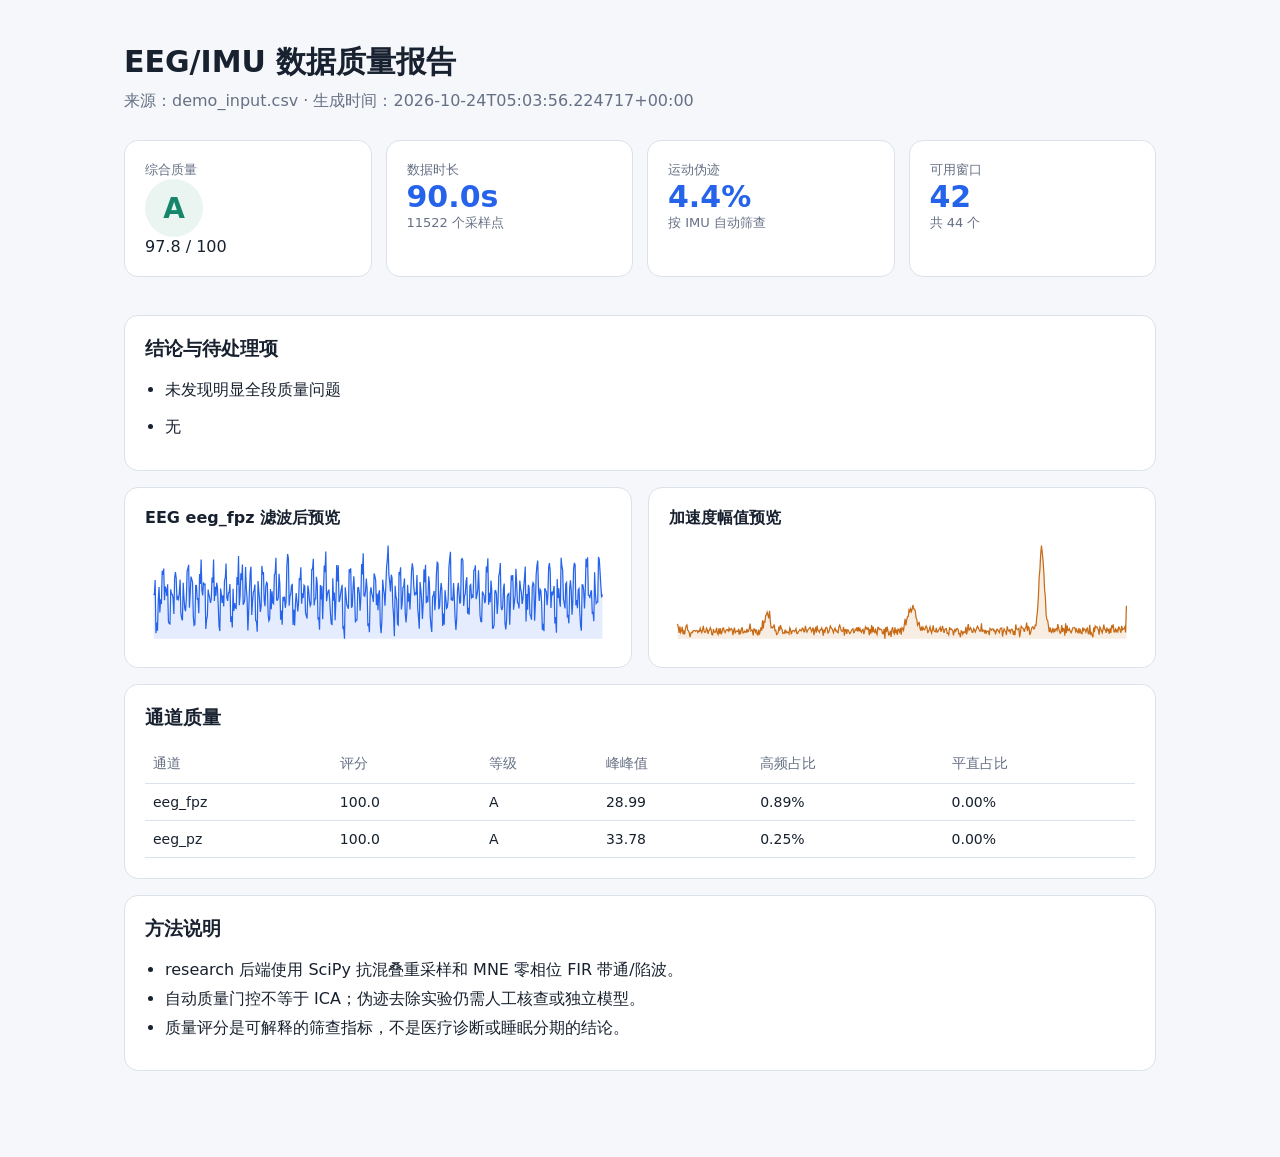
<file: reports/demo-cli/report.html>
<!doctype html>
<html lang="zh-CN">
<head>
<meta charset="utf-8">
<meta name="viewport" content="width=device-width, initial-scale=1">
<title>EEG/IMU 数据质量报告</title>
<style>
:root{--ink:#18212f;--muted:#667085;--line:#dbe2ea;--paper:#f5f7fa;--blue:#2563eb;--green:#16866b}
*{box-sizing:border-box} body{margin:0;background:var(--paper);color:var(--ink);font-family:"Microsoft YaHei",system-ui,sans-serif}
main{max-width:1080px;margin:0 auto;padding:42px 24px 70px} h1{font-size:30px;margin:0 0 8px} h2{font-size:19px;margin:0 0 14px}
.sub{color:var(--muted);margin-bottom:28px} .grid{display:grid;grid-template-columns:repeat(4,1fr);gap:14px;margin-bottom:22px}
.card{background:#fff;border:1px solid var(--line);border-radius:14px;padding:20px;margin-bottom:16px}
.metric{font-size:30px;font-weight:700;color:var(--blue)} .label{color:var(--muted);font-size:13px}
.grade{display:inline-flex;align-items:center;justify-content:center;width:58px;height:58px;border-radius:50%;background:#eaf5f1;color:var(--green);font-size:28px;font-weight:700}
table{width:100%;border-collapse:collapse;font-size:14px} th,td{text-align:left;padding:10px 8px;border-bottom:1px solid var(--line)} th{color:var(--muted);font-weight:500}
svg{width:100%;height:auto;display:block} .chart-title{font-weight:600;margin-bottom:8px} .two{display:grid;grid-template-columns:1fr 1fr;gap:16px}
ul{margin:8px 0;padding-left:20px;line-height:1.8} .note{font-size:13px;color:var(--muted)}
@media(max-width:760px){.grid{grid-template-columns:1fr 1fr}.two{grid-template-columns:1fr}}
</style>
</head>
<body><main>
<h1>EEG/IMU 数据质量报告</h1>
<div class="sub">来源：demo_input.csv · 生成时间：2026-10-24T05:03:56.224717+00:00</div>
<section class="grid">
  <div class="card"><div class="label">综合质量</div><div class="grade">A</div><div>97.8 / 100</div></div>
  <div class="card"><div class="label">数据时长</div><div class="metric">90.0s</div><div class="label">11522 个采样点</div></div>
  <div class="card"><div class="label">运动伪迹</div><div class="metric">4.4%</div><div class="label">按 IMU 自动筛查</div></div>
  <div class="card"><div class="label">可用窗口</div><div class="metric">42</div><div class="label">共 44 个</div></div>
</section>
<section class="card"><h2>结论与待处理项</h2><ul><li>未发现明显全段质量问题</li></ul><ul><li>无</li></ul></section>
<div class="two">
  <section class="card"><div class="chart-title">EEG eeg_fpz 滤波后预览</div><svg viewBox="0 0 760 180" role="img" aria-label="signal chart"><path d="M 14.00 94.93 L 15.27 93.31 L 16.54 70.25 L 17.81 156.76 L 19.08 139.69 L 20.35 152.70 L 21.62 102.74 L 22.90 81.75 L 24.17 123.05 L 25.44 101.73 L 26.71 109.38 L 27.98 55.15 L 29.25 61.73 L 30.52 51.57 L 31.79 103.09 L 33.06 80.72 L 34.33 85.31 L 35.60 96.20 L 36.88 77.24 L 38.15 137.82 L 39.42 141.31 L 40.69 141.92 L 41.96 85.40 L 43.23 93.08 L 44.50 93.33 L 45.77 99.65 L 47.04 125.57 L 48.31 66.48 L 49.58 57.13 L 50.85 66.81 L 52.12 102.94 L 53.40 98.18 L 54.67 101.20 L 55.94 89.94 L 57.21 69.55 L 58.48 124.23 L 59.75 132.77 L 61.02 135.99 L 62.29 74.81 L 63.56 99.15 L 64.83 116.86 L 66.10 120.87 L 67.38 101.44 L 68.65 56.11 L 69.92 51.17 L 71.19 45.29 L 72.46 115.32 L 73.73 90.59 L 75.00 64.63 L 76.27 68.57 L 77.54 74.14 L 78.81 130.37 L 80.08 144.04 L 81.35 142.77 L 82.62 78.89 L 83.90 79.13 L 85.17 102.33 L 86.44 99.41 L 87.71 124.20 L 88.98 60.31 L 90.25 76.50 L 91.52 36.74 L 92.79 86.92 L 94.06 95.40 L 95.33 73.97 L 96.60 77.70 L 97.88 77.14 L 99.15 149.85 L 100.42 134.89 L 101.69 128.72 L 102.96 85.65 L 104.23 94.16 L 105.50 99.14 L 106.77 107.42 L 108.04 101.36 L 109.31 65.97 L 110.58 74.56 L 111.85 36.63 L 113.12 104.21 L 114.40 81.39 L 115.67 95.95 L 116.94 74.54 L 118.21 82.69 L 119.48 113.21 L 120.75 145.31 L 122.02 153.41 L 123.29 83.96 L 124.56 94.35 L 125.83 107.44 L 127.10 95.00 L 128.38 113.30 L 129.65 70.26 L 130.92 67.25 L 132.19 43.23 L 133.46 98.96 L 134.73 104.12 L 136.00 91.45 L 137.27 89.99 L 138.54 76.76 L 139.81 138.69 L 141.08 129.41 L 142.35 147.45 L 143.62 84.41 L 144.90 120.64 L 146.17 107.69 L 147.44 115.61 L 148.71 116.51 L 149.98 65.13 L 151.25 78.05 L 152.52 30.93 L 153.79 111.42 L 155.06 95.65 L 156.33 59.36 L 157.60 70.34 L 158.88 44.79 L 160.15 110.38 L 161.42 107.44 L 162.69 101.97 L 163.96 49.12 L 165.23 83.49 L 166.50 100.10 L 167.77 152.45 L 169.04 122.25 L 170.31 86.01 L 171.58 57.75 L 172.85 48.42 L 174.12 127.16 L 175.40 104.70 L 176.67 89.90 L 177.94 86.78 L 179.21 77.55 L 180.48 136.58 L 181.75 137.25 L 183.02 154.50 L 184.29 71.97 L 185.56 87.82 L 186.83 102.12 L 188.10 122.07 L 189.38 113.25 L 190.65 47.18 L 191.92 61.49 L 193.19 57.02 L 194.46 103.96 L 195.73 112.94 L 197.00 80.83 L 198.27 73.97 L 199.54 76.05 L 200.81 126.39 L 202.08 136.69 L 203.35 133.55 L 204.62 84.71 L 205.90 117.62 L 207.17 88.46 L 208.44 107.09 L 209.71 108.81 L 210.98 61.45 L 212.25 59.24 L 213.52 33.87 L 214.79 102.86 L 216.06 102.93 L 217.33 99.34 L 218.60 59.85 L 219.88 76.83 L 221.15 135.01 L 222.42 119.75 L 223.69 142.96 L 224.96 97.85 L 226.23 101.92 L 227.50 97.26 L 228.77 115.53 L 230.04 105.53 L 231.31 48.15 L 232.58 27.59 L 233.85 35.11 L 235.12 112.25 L 236.40 96.38 L 237.67 93.10 L 238.94 78.79 L 240.21 77.72 L 241.48 143.62 L 242.75 118.32 L 244.02 144.38 L 245.29 109.20 L 246.56 91.24 L 247.83 105.38 L 249.10 121.49 L 250.38 108.58 L 251.65 66.85 L 252.92 70.67 L 254.19 49.36 L 255.46 108.91 L 256.73 91.73 L 258.00 99.27 L 259.27 78.44 L 260.54 80.13 L 261.81 123.98 L 263.08 128.43 L 264.35 132.88 L 265.62 79.32 L 266.90 86.82 L 268.17 103.21 L 269.44 112.46 L 270.71 109.22 L 271.98 52.86 L 273.25 52.55 L 274.52 35.56 L 275.79 111.60 L 277.06 101.36 L 278.33 100.92 L 279.60 64.94 L 280.88 75.99 L 282.15 132.93 L 283.42 132.00 L 284.69 151.40 L 285.96 78.22 L 287.23 101.75 L 288.50 79.54 L 289.77 134.31 L 291.04 91.69 L 292.31 46.47 L 293.58 57.33 L 294.85 23.54 L 296.12 104.58 L 297.40 94.31 L 298.67 88.10 L 299.94 86.74 L 301.21 101.99 L 302.48 124.82 L 303.75 141.86 L 305.02 142.53 L 306.29 67.13 L 307.56 103.76 L 308.83 90.39 L 310.10 135.69 L 311.38 103.10 L 312.65 45.87 L 313.92 72.63 L 315.19 46.15 L 316.46 105.98 L 317.73 101.94 L 319.00 92.44 L 320.27 84.65 L 321.54 77.99 L 322.81 150.02 L 324.08 147.35 L 325.35 166.00 L 326.62 82.03 L 327.90 96.16 L 329.17 110.49 L 330.44 113.92 L 331.71 117.16 L 332.98 52.77 L 334.25 55.60 L 335.52 51.12 L 336.79 115.29 L 338.06 112.85 L 339.33 82.18 L 340.60 64.25 L 341.88 93.17 L 343.15 139.30 L 344.42 135.00 L 345.69 135.27 L 346.96 82.92 L 348.23 82.55 L 349.50 91.44 L 350.77 120.13 L 352.04 99.11 L 353.31 44.18 L 354.58 61.18 L 355.85 26.49 L 357.12 95.64 L 358.40 96.56 L 359.67 88.57 L 360.94 67.78 L 362.21 84.31 L 363.48 145.15 L 364.75 140.79 L 366.02 155.31 L 367.29 91.24 L 368.56 82.09 L 369.83 92.27 L 371.10 96.89 L 372.38 105.97 L 373.65 59.55 L 374.92 64.04 L 376.19 70.53 L 377.46 111.34 L 378.73 92.73 L 380.00 119.52 L 381.27 91.64 L 382.54 86.84 L 383.81 143.68 L 385.08 156.89 L 386.35 136.01 L 387.62 69.61 L 388.90 84.13 L 390.17 92.66 L 391.44 111.92 L 392.71 80.81 L 393.98 48.97 L 395.25 37.00 L 396.52 14.00 L 397.79 62.45 L 399.06 72.19 L 400.33 88.93 L 401.60 61.44 L 402.88 66.48 L 404.15 110.91 L 405.42 128.37 L 406.69 161.75 L 407.96 79.71 L 409.23 96.39 L 410.50 101.98 L 411.77 141.99 L 413.04 143.59 L 414.31 57.20 L 415.58 62.10 L 416.85 49.50 L 418.12 118.19 L 419.40 108.88 L 420.67 82.44 L 421.94 80.79 L 423.21 67.53 L 424.48 125.11 L 425.75 139.54 L 427.02 122.65 L 428.29 77.98 L 429.56 105.59 L 430.83 91.66 L 432.10 118.20 L 433.38 91.61 L 434.65 56.38 L 435.92 42.84 L 437.19 52.31 L 438.46 81.33 L 439.73 95.35 L 441.00 91.46 L 442.27 92.73 L 443.54 61.96 L 444.81 116.31 L 446.08 131.08 L 447.35 149.55 L 448.62 73.55 L 449.90 86.15 L 451.17 103.43 L 452.44 133.87 L 453.71 108.69 L 454.98 52.54 L 456.25 73.88 L 457.52 45.40 L 458.79 108.07 L 460.06 96.58 L 461.33 106.23 L 462.60 64.33 L 463.88 74.92 L 465.15 129.52 L 466.42 145.59 L 467.69 154.79 L 468.96 98.00 L 470.23 95.00 L 471.50 88.02 L 472.77 119.43 L 474.04 98.20 L 475.31 60.15 L 476.58 41.25 L 477.85 42.71 L 479.12 117.81 L 480.40 113.50 L 481.67 89.92 L 482.94 74.91 L 484.21 85.78 L 485.48 145.29 L 486.75 124.81 L 488.02 143.11 L 489.29 86.70 L 490.56 99.22 L 491.83 116.28 L 493.10 114.43 L 494.38 101.88 L 495.65 49.74 L 496.92 35.24 L 498.19 24.10 L 499.46 103.26 L 500.73 100.62 L 502.00 103.83 L 503.27 75.07 L 504.54 99.31 L 505.81 132.89 L 507.08 151.56 L 508.35 133.77 L 509.62 87.17 L 510.90 74.82 L 512.17 91.22 L 513.44 108.61 L 514.71 105.53 L 515.98 36.63 L 517.25 35.32 L 518.52 38.56 L 519.79 112.45 L 521.06 95.89 L 522.33 93.11 L 523.60 73.09 L 524.88 65.52 L 526.15 125.34 L 527.42 115.34 L 528.69 126.87 L 529.96 78.96 L 531.23 77.50 L 532.50 98.34 L 533.77 95.71 L 535.04 99.35 L 536.31 54.22 L 537.58 53.55 L 538.85 46.14 L 540.12 101.38 L 541.40 94.51 L 542.67 86.23 L 543.94 54.25 L 545.21 89.21 L 546.48 127.97 L 547.75 137.70 L 549.02 138.07 L 550.29 88.79 L 551.56 92.01 L 552.83 95.04 L 554.10 107.86 L 555.38 103.58 L 556.65 48.27 L 557.92 57.64 L 559.19 34.58 L 560.46 110.36 L 561.73 91.01 L 563.00 106.28 L 564.27 70.97 L 565.54 87.41 L 566.81 148.66 L 568.08 148.33 L 569.35 143.88 L 570.62 88.13 L 571.90 87.22 L 573.17 92.99 L 574.44 125.52 L 575.71 106.16 L 576.98 63.19 L 578.25 58.07 L 579.52 42.48 L 580.79 113.67 L 582.06 119.28 L 583.33 114.15 L 584.60 84.14 L 585.88 75.85 L 587.15 141.15 L 588.42 150.59 L 589.69 136.21 L 590.96 96.48 L 592.23 93.29 L 593.50 92.22 L 594.77 143.16 L 596.04 109.37 L 597.31 62.52 L 598.58 70.62 L 599.85 61.99 L 601.12 118.55 L 602.40 107.06 L 603.67 95.62 L 604.94 51.76 L 606.21 76.85 L 607.48 107.02 L 608.75 108.22 L 610.02 116.64 L 611.29 71.04 L 612.56 83.40 L 613.83 90.81 L 615.10 109.09 L 616.38 100.86 L 617.65 81.47 L 618.92 66.77 L 620.19 48.14 L 621.46 137.90 L 622.73 93.09 L 624.00 118.66 L 625.27 77.95 L 626.54 83.65 L 627.81 126.07 L 629.08 128.79 L 630.35 134.85 L 631.62 81.12 L 632.90 74.43 L 634.17 76.83 L 635.44 136.71 L 636.71 109.80 L 637.98 60.86 L 639.25 46.41 L 640.52 38.50 L 641.79 85.87 L 643.06 104.17 L 644.33 85.12 L 645.60 87.16 L 646.88 107.16 L 648.15 151.47 L 649.42 141.46 L 650.69 153.71 L 651.96 83.76 L 653.23 86.52 L 654.50 89.71 L 655.77 111.34 L 657.04 94.45 L 658.31 50.15 L 659.58 42.46 L 660.85 55.57 L 662.12 115.63 L 663.40 89.28 L 664.67 95.18 L 665.94 88.46 L 667.21 79.85 L 668.48 141.09 L 669.75 130.49 L 671.02 156.12 L 672.29 68.74 L 673.56 99.47 L 674.83 83.62 L 676.10 103.90 L 677.38 113.65 L 678.65 33.92 L 679.92 47.66 L 681.19 54.08 L 682.46 101.21 L 683.73 107.98 L 685.00 116.61 L 686.27 76.61 L 687.54 74.36 L 688.81 129.61 L 690.08 128.22 L 691.35 140.81 L 692.62 83.41 L 693.90 70.52 L 695.17 87.49 L 696.44 126.74 L 697.71 106.34 L 698.98 52.44 L 700.25 42.15 L 701.52 45.64 L 702.79 111.63 L 704.06 102.89 L 705.33 115.98 L 706.60 85.79 L 707.88 83.95 L 709.15 122.31 L 710.42 144.51 L 711.69 152.77 L 712.96 77.93 L 714.23 78.26 L 715.50 87.17 L 716.77 116.75 L 718.04 88.21 L 719.31 35.59 L 720.58 49.05 L 721.85 32.95 L 723.12 94.84 L 724.40 95.22 L 725.67 99.81 L 726.94 89.83 L 728.21 86.96 L 729.48 123.98 L 730.75 123.05 L 732.02 137.36 L 733.29 57.44 L 734.56 91.60 L 735.83 108.25 L 737.10 105.99 L 738.38 106.03 L 739.65 32.60 L 740.92 36.71 L 742.19 57.25 L 743.46 79.28 L 744.73 98.51 L 746.00 93.48 L 746.00 166 L 14.00 166 Z" fill="rgba(37,99,235,0.12)"/><path d="M 14.00 94.93 L 15.27 93.31 L 16.54 70.25 L 17.81 156.76 L 19.08 139.69 L 20.35 152.70 L 21.62 102.74 L 22.90 81.75 L 24.17 123.05 L 25.44 101.73 L 26.71 109.38 L 27.98 55.15 L 29.25 61.73 L 30.52 51.57 L 31.79 103.09 L 33.06 80.72 L 34.33 85.31 L 35.60 96.20 L 36.88 77.24 L 38.15 137.82 L 39.42 141.31 L 40.69 141.92 L 41.96 85.40 L 43.23 93.08 L 44.50 93.33 L 45.77 99.65 L 47.04 125.57 L 48.31 66.48 L 49.58 57.13 L 50.85 66.81 L 52.12 102.94 L 53.40 98.18 L 54.67 101.20 L 55.94 89.94 L 57.21 69.55 L 58.48 124.23 L 59.75 132.77 L 61.02 135.99 L 62.29 74.81 L 63.56 99.15 L 64.83 116.86 L 66.10 120.87 L 67.38 101.44 L 68.65 56.11 L 69.92 51.17 L 71.19 45.29 L 72.46 115.32 L 73.73 90.59 L 75.00 64.63 L 76.27 68.57 L 77.54 74.14 L 78.81 130.37 L 80.08 144.04 L 81.35 142.77 L 82.62 78.89 L 83.90 79.13 L 85.17 102.33 L 86.44 99.41 L 87.71 124.20 L 88.98 60.31 L 90.25 76.50 L 91.52 36.74 L 92.79 86.92 L 94.06 95.40 L 95.33 73.97 L 96.60 77.70 L 97.88 77.14 L 99.15 149.85 L 100.42 134.89 L 101.69 128.72 L 102.96 85.65 L 104.23 94.16 L 105.50 99.14 L 106.77 107.42 L 108.04 101.36 L 109.31 65.97 L 110.58 74.56 L 111.85 36.63 L 113.12 104.21 L 114.40 81.39 L 115.67 95.95 L 116.94 74.54 L 118.21 82.69 L 119.48 113.21 L 120.75 145.31 L 122.02 153.41 L 123.29 83.96 L 124.56 94.35 L 125.83 107.44 L 127.10 95.00 L 128.38 113.30 L 129.65 70.26 L 130.92 67.25 L 132.19 43.23 L 133.46 98.96 L 134.73 104.12 L 136.00 91.45 L 137.27 89.99 L 138.54 76.76 L 139.81 138.69 L 141.08 129.41 L 142.35 147.45 L 143.62 84.41 L 144.90 120.64 L 146.17 107.69 L 147.44 115.61 L 148.71 116.51 L 149.98 65.13 L 151.25 78.05 L 152.52 30.93 L 153.79 111.42 L 155.06 95.65 L 156.33 59.36 L 157.60 70.34 L 158.88 44.79 L 160.15 110.38 L 161.42 107.44 L 162.69 101.97 L 163.96 49.12 L 165.23 83.49 L 166.50 100.10 L 167.77 152.45 L 169.04 122.25 L 170.31 86.01 L 171.58 57.75 L 172.85 48.42 L 174.12 127.16 L 175.40 104.70 L 176.67 89.90 L 177.94 86.78 L 179.21 77.55 L 180.48 136.58 L 181.75 137.25 L 183.02 154.50 L 184.29 71.97 L 185.56 87.82 L 186.83 102.12 L 188.10 122.07 L 189.38 113.25 L 190.65 47.18 L 191.92 61.49 L 193.19 57.02 L 194.46 103.96 L 195.73 112.94 L 197.00 80.83 L 198.27 73.97 L 199.54 76.05 L 200.81 126.39 L 202.08 136.69 L 203.35 133.55 L 204.62 84.71 L 205.90 117.62 L 207.17 88.46 L 208.44 107.09 L 209.71 108.81 L 210.98 61.45 L 212.25 59.24 L 213.52 33.87 L 214.79 102.86 L 216.06 102.93 L 217.33 99.34 L 218.60 59.85 L 219.88 76.83 L 221.15 135.01 L 222.42 119.75 L 223.69 142.96 L 224.96 97.85 L 226.23 101.92 L 227.50 97.26 L 228.77 115.53 L 230.04 105.53 L 231.31 48.15 L 232.58 27.59 L 233.85 35.11 L 235.12 112.25 L 236.40 96.38 L 237.67 93.10 L 238.94 78.79 L 240.21 77.72 L 241.48 143.62 L 242.75 118.32 L 244.02 144.38 L 245.29 109.20 L 246.56 91.24 L 247.83 105.38 L 249.10 121.49 L 250.38 108.58 L 251.65 66.85 L 252.92 70.67 L 254.19 49.36 L 255.46 108.91 L 256.73 91.73 L 258.00 99.27 L 259.27 78.44 L 260.54 80.13 L 261.81 123.98 L 263.08 128.43 L 264.35 132.88 L 265.62 79.32 L 266.90 86.82 L 268.17 103.21 L 269.44 112.46 L 270.71 109.22 L 271.98 52.86 L 273.25 52.55 L 274.52 35.56 L 275.79 111.60 L 277.06 101.36 L 278.33 100.92 L 279.60 64.94 L 280.88 75.99 L 282.15 132.93 L 283.42 132.00 L 284.69 151.40 L 285.96 78.22 L 287.23 101.75 L 288.50 79.54 L 289.77 134.31 L 291.04 91.69 L 292.31 46.47 L 293.58 57.33 L 294.85 23.54 L 296.12 104.58 L 297.40 94.31 L 298.67 88.10 L 299.94 86.74 L 301.21 101.99 L 302.48 124.82 L 303.75 141.86 L 305.02 142.53 L 306.29 67.13 L 307.56 103.76 L 308.83 90.39 L 310.10 135.69 L 311.38 103.10 L 312.65 45.87 L 313.92 72.63 L 315.19 46.15 L 316.46 105.98 L 317.73 101.94 L 319.00 92.44 L 320.27 84.65 L 321.54 77.99 L 322.81 150.02 L 324.08 147.35 L 325.35 166.00 L 326.62 82.03 L 327.90 96.16 L 329.17 110.49 L 330.44 113.92 L 331.71 117.16 L 332.98 52.77 L 334.25 55.60 L 335.52 51.12 L 336.79 115.29 L 338.06 112.85 L 339.33 82.18 L 340.60 64.25 L 341.88 93.17 L 343.15 139.30 L 344.42 135.00 L 345.69 135.27 L 346.96 82.92 L 348.23 82.55 L 349.50 91.44 L 350.77 120.13 L 352.04 99.11 L 353.31 44.18 L 354.58 61.18 L 355.85 26.49 L 357.12 95.64 L 358.40 96.56 L 359.67 88.57 L 360.94 67.78 L 362.21 84.31 L 363.48 145.15 L 364.75 140.79 L 366.02 155.31 L 367.29 91.24 L 368.56 82.09 L 369.83 92.27 L 371.10 96.89 L 372.38 105.97 L 373.65 59.55 L 374.92 64.04 L 376.19 70.53 L 377.46 111.34 L 378.73 92.73 L 380.00 119.52 L 381.27 91.64 L 382.54 86.84 L 383.81 143.68 L 385.08 156.89 L 386.35 136.01 L 387.62 69.61 L 388.90 84.13 L 390.17 92.66 L 391.44 111.92 L 392.71 80.81 L 393.98 48.97 L 395.25 37.00 L 396.52 14.00 L 397.79 62.45 L 399.06 72.19 L 400.33 88.93 L 401.60 61.44 L 402.88 66.48 L 404.15 110.91 L 405.42 128.37 L 406.69 161.75 L 407.96 79.71 L 409.23 96.39 L 410.50 101.98 L 411.77 141.99 L 413.04 143.59 L 414.31 57.20 L 415.58 62.10 L 416.85 49.50 L 418.12 118.19 L 419.40 108.88 L 420.67 82.44 L 421.94 80.79 L 423.21 67.53 L 424.48 125.11 L 425.75 139.54 L 427.02 122.65 L 428.29 77.98 L 429.56 105.59 L 430.83 91.66 L 432.10 118.20 L 433.38 91.61 L 434.65 56.38 L 435.92 42.84 L 437.19 52.31 L 438.46 81.33 L 439.73 95.35 L 441.00 91.46 L 442.27 92.73 L 443.54 61.96 L 444.81 116.31 L 446.08 131.08 L 447.35 149.55 L 448.62 73.55 L 449.90 86.15 L 451.17 103.43 L 452.44 133.87 L 453.71 108.69 L 454.98 52.54 L 456.25 73.88 L 457.52 45.40 L 458.79 108.07 L 460.06 96.58 L 461.33 106.23 L 462.60 64.33 L 463.88 74.92 L 465.15 129.52 L 466.42 145.59 L 467.69 154.79 L 468.96 98.00 L 470.23 95.00 L 471.50 88.02 L 472.77 119.43 L 474.04 98.20 L 475.31 60.15 L 476.58 41.25 L 477.85 42.71 L 479.12 117.81 L 480.40 113.50 L 481.67 89.92 L 482.94 74.91 L 484.21 85.78 L 485.48 145.29 L 486.75 124.81 L 488.02 143.11 L 489.29 86.70 L 490.56 99.22 L 491.83 116.28 L 493.10 114.43 L 494.38 101.88 L 495.65 49.74 L 496.92 35.24 L 498.19 24.10 L 499.46 103.26 L 500.73 100.62 L 502.00 103.83 L 503.27 75.07 L 504.54 99.31 L 505.81 132.89 L 507.08 151.56 L 508.35 133.77 L 509.62 87.17 L 510.90 74.82 L 512.17 91.22 L 513.44 108.61 L 514.71 105.53 L 515.98 36.63 L 517.25 35.32 L 518.52 38.56 L 519.79 112.45 L 521.06 95.89 L 522.33 93.11 L 523.60 73.09 L 524.88 65.52 L 526.15 125.34 L 527.42 115.34 L 528.69 126.87 L 529.96 78.96 L 531.23 77.50 L 532.50 98.34 L 533.77 95.71 L 535.04 99.35 L 536.31 54.22 L 537.58 53.55 L 538.85 46.14 L 540.12 101.38 L 541.40 94.51 L 542.67 86.23 L 543.94 54.25 L 545.21 89.21 L 546.48 127.97 L 547.75 137.70 L 549.02 138.07 L 550.29 88.79 L 551.56 92.01 L 552.83 95.04 L 554.10 107.86 L 555.38 103.58 L 556.65 48.27 L 557.92 57.64 L 559.19 34.58 L 560.46 110.36 L 561.73 91.01 L 563.00 106.28 L 564.27 70.97 L 565.54 87.41 L 566.81 148.66 L 568.08 148.33 L 569.35 143.88 L 570.62 88.13 L 571.90 87.22 L 573.17 92.99 L 574.44 125.52 L 575.71 106.16 L 576.98 63.19 L 578.25 58.07 L 579.52 42.48 L 580.79 113.67 L 582.06 119.28 L 583.33 114.15 L 584.60 84.14 L 585.88 75.85 L 587.15 141.15 L 588.42 150.59 L 589.69 136.21 L 590.96 96.48 L 592.23 93.29 L 593.50 92.22 L 594.77 143.16 L 596.04 109.37 L 597.31 62.52 L 598.58 70.62 L 599.85 61.99 L 601.12 118.55 L 602.40 107.06 L 603.67 95.62 L 604.94 51.76 L 606.21 76.85 L 607.48 107.02 L 608.75 108.22 L 610.02 116.64 L 611.29 71.04 L 612.56 83.40 L 613.83 90.81 L 615.10 109.09 L 616.38 100.86 L 617.65 81.47 L 618.92 66.77 L 620.19 48.14 L 621.46 137.90 L 622.73 93.09 L 624.00 118.66 L 625.27 77.95 L 626.54 83.65 L 627.81 126.07 L 629.08 128.79 L 630.35 134.85 L 631.62 81.12 L 632.90 74.43 L 634.17 76.83 L 635.44 136.71 L 636.71 109.80 L 637.98 60.86 L 639.25 46.41 L 640.52 38.50 L 641.79 85.87 L 643.06 104.17 L 644.33 85.12 L 645.60 87.16 L 646.88 107.16 L 648.15 151.47 L 649.42 141.46 L 650.69 153.71 L 651.96 83.76 L 653.23 86.52 L 654.50 89.71 L 655.77 111.34 L 657.04 94.45 L 658.31 50.15 L 659.58 42.46 L 660.85 55.57 L 662.12 115.63 L 663.40 89.28 L 664.67 95.18 L 665.94 88.46 L 667.21 79.85 L 668.48 141.09 L 669.75 130.49 L 671.02 156.12 L 672.29 68.74 L 673.56 99.47 L 674.83 83.62 L 676.10 103.90 L 677.38 113.65 L 678.65 33.92 L 679.92 47.66 L 681.19 54.08 L 682.46 101.21 L 683.73 107.98 L 685.00 116.61 L 686.27 76.61 L 687.54 74.36 L 688.81 129.61 L 690.08 128.22 L 691.35 140.81 L 692.62 83.41 L 693.90 70.52 L 695.17 87.49 L 696.44 126.74 L 697.71 106.34 L 698.98 52.44 L 700.25 42.15 L 701.52 45.64 L 702.79 111.63 L 704.06 102.89 L 705.33 115.98 L 706.60 85.79 L 707.88 83.95 L 709.15 122.31 L 710.42 144.51 L 711.69 152.77 L 712.96 77.93 L 714.23 78.26 L 715.50 87.17 L 716.77 116.75 L 718.04 88.21 L 719.31 35.59 L 720.58 49.05 L 721.85 32.95 L 723.12 94.84 L 724.40 95.22 L 725.67 99.81 L 726.94 89.83 L 728.21 86.96 L 729.48 123.98 L 730.75 123.05 L 732.02 137.36 L 733.29 57.44 L 734.56 91.60 L 735.83 108.25 L 737.10 105.99 L 738.38 106.03 L 739.65 32.60 L 740.92 36.71 L 742.19 57.25 L 743.46 79.28 L 744.73 98.51 L 746.00 93.48" fill="none" stroke="#2563eb" stroke-width="2"/></svg></section>
  <section class="card"><div class="chart-title">加速度幅值预览</div><svg viewBox="0 0 760 180" role="img" aria-label="signal chart"><path d="M 14.00 141.78 L 15.27 148.30 L 16.54 156.45 L 17.81 145.76 L 19.08 155.59 L 20.35 152.55 L 21.62 146.62 L 22.90 158.62 L 24.17 154.27 L 25.44 158.80 L 26.71 149.79 L 27.98 144.99 L 29.25 143.36 L 30.52 152.10 L 31.79 152.96 L 33.06 156.54 L 34.33 163.15 L 35.60 157.13 L 36.88 155.36 L 38.15 155.95 L 39.42 152.96 L 40.69 152.55 L 41.96 152.51 L 43.23 153.50 L 44.50 152.33 L 45.77 152.78 L 47.04 155.72 L 48.31 153.01 L 49.58 153.91 L 50.85 148.84 L 52.12 153.41 L 53.40 156.08 L 54.67 151.01 L 55.94 145.08 L 57.21 153.59 L 58.48 155.63 L 59.75 154.82 L 61.02 148.75 L 62.29 150.74 L 63.56 157.80 L 64.83 152.87 L 66.10 151.56 L 67.38 147.71 L 68.65 151.19 L 69.92 159.07 L 71.19 159.66 L 72.46 150.33 L 73.73 154.59 L 75.00 155.68 L 76.27 154.45 L 77.54 147.98 L 78.81 156.94 L 80.08 158.98 L 81.35 149.16 L 82.62 157.58 L 83.90 149.07 L 85.17 158.80 L 86.44 155.00 L 87.71 148.75 L 88.98 148.48 L 90.25 154.14 L 91.52 156.04 L 92.79 152.73 L 94.06 150.92 L 95.33 150.88 L 96.60 153.41 L 97.88 148.70 L 99.15 152.42 L 100.42 150.29 L 101.69 149.52 L 102.96 151.33 L 104.23 159.89 L 105.50 152.24 L 106.77 147.71 L 108.04 157.13 L 109.31 153.82 L 110.58 153.50 L 111.85 153.68 L 113.12 151.42 L 114.40 159.16 L 115.67 153.10 L 116.94 156.54 L 118.21 148.84 L 119.48 148.34 L 120.75 156.54 L 122.02 156.22 L 123.29 153.55 L 124.56 154.77 L 125.83 155.50 L 127.10 150.06 L 128.38 154.82 L 129.65 154.09 L 130.92 148.52 L 132.19 141.14 L 133.46 153.19 L 134.73 151.96 L 136.00 151.92 L 137.27 160.48 L 138.54 149.79 L 139.81 150.24 L 141.08 154.68 L 142.35 150.97 L 143.62 158.57 L 144.90 159.71 L 146.17 151.01 L 147.44 159.25 L 148.71 153.41 L 149.98 147.48 L 151.25 152.82 L 152.52 135.71 L 153.79 149.07 L 155.06 136.57 L 156.33 139.65 L 157.60 128.15 L 158.88 126.88 L 160.15 122.80 L 161.42 127.51 L 162.69 132.49 L 163.96 120.54 L 165.23 136.98 L 166.50 147.93 L 167.77 146.94 L 169.04 148.34 L 170.31 146.30 L 171.58 142.64 L 172.85 152.64 L 174.12 151.87 L 175.40 158.94 L 176.67 157.76 L 177.94 156.31 L 179.21 146.21 L 180.48 152.51 L 181.75 143.54 L 183.02 148.98 L 184.29 150.29 L 185.56 157.13 L 186.83 156.58 L 188.10 156.94 L 189.38 151.19 L 190.65 156.04 L 191.92 153.87 L 193.19 155.81 L 194.46 155.45 L 195.73 157.80 L 197.00 148.02 L 198.27 151.01 L 199.54 158.57 L 200.81 153.96 L 202.08 152.28 L 203.35 152.51 L 204.62 154.45 L 205.90 152.46 L 207.17 149.43 L 208.44 157.35 L 209.71 157.44 L 210.98 154.23 L 212.25 153.05 L 213.52 150.92 L 214.79 152.64 L 216.06 152.82 L 217.33 148.57 L 218.60 149.11 L 219.88 154.54 L 221.15 154.41 L 222.42 144.85 L 223.69 151.42 L 224.96 155.13 L 226.23 152.05 L 227.50 149.88 L 228.77 149.07 L 230.04 147.30 L 231.31 150.24 L 232.58 154.18 L 233.85 150.83 L 235.12 147.62 L 236.40 160.07 L 237.67 152.05 L 238.94 148.84 L 240.21 156.04 L 241.48 144.58 L 242.75 152.19 L 244.02 153.32 L 245.29 155.40 L 246.56 150.92 L 247.83 151.47 L 249.10 148.11 L 250.38 152.37 L 251.65 160.79 L 252.92 150.56 L 254.19 156.04 L 255.46 148.11 L 256.73 147.30 L 258.00 149.07 L 259.27 156.49 L 260.54 155.13 L 261.81 150.70 L 263.08 145.13 L 264.35 147.71 L 265.62 149.38 L 266.90 152.19 L 268.17 156.08 L 269.44 151.06 L 270.71 148.57 L 271.98 153.05 L 273.25 152.37 L 274.52 155.63 L 275.79 156.27 L 277.06 146.26 L 278.33 143.68 L 279.60 147.53 L 280.88 152.82 L 282.15 154.09 L 283.42 152.91 L 284.69 146.62 L 285.96 160.75 L 287.23 151.28 L 288.50 150.61 L 289.77 157.94 L 291.04 151.42 L 292.31 151.60 L 293.58 155.00 L 294.85 157.58 L 296.12 155.95 L 297.40 152.42 L 298.67 150.83 L 299.94 149.52 L 301.21 156.13 L 302.48 155.22 L 303.75 150.70 L 305.02 151.87 L 306.29 147.57 L 307.56 154.14 L 308.83 147.03 L 310.10 153.91 L 311.38 149.38 L 312.65 153.77 L 313.92 155.63 L 315.19 151.65 L 316.46 150.65 L 317.73 158.44 L 319.00 153.46 L 320.27 146.62 L 321.54 149.88 L 322.81 147.62 L 324.08 150.56 L 325.35 148.93 L 326.62 160.16 L 327.90 150.24 L 329.17 157.67 L 330.44 143.45 L 331.71 155.63 L 332.98 146.03 L 334.25 154.54 L 335.52 155.81 L 336.79 149.47 L 338.06 156.36 L 339.33 159.16 L 340.60 147.57 L 341.88 147.62 L 343.15 150.97 L 344.42 150.33 L 345.69 150.70 L 346.96 151.42 L 348.23 157.62 L 349.50 157.53 L 350.77 149.84 L 352.04 166.00 L 353.31 147.16 L 354.58 155.22 L 355.85 146.26 L 357.12 153.19 L 358.40 159.84 L 359.67 158.94 L 360.94 152.91 L 362.21 162.97 L 363.48 150.88 L 364.75 147.25 L 366.02 155.00 L 367.29 157.90 L 368.56 147.48 L 369.83 156.67 L 371.10 150.92 L 372.38 159.53 L 373.65 150.20 L 374.92 151.38 L 376.19 154.77 L 377.46 148.21 L 378.73 159.39 L 380.00 147.98 L 381.27 149.47 L 382.54 152.19 L 383.81 142.77 L 385.08 133.58 L 386.35 144.22 L 387.62 135.66 L 388.90 130.18 L 390.17 129.69 L 391.44 118.96 L 392.71 121.72 L 393.98 117.05 L 395.25 121.76 L 396.52 117.82 L 397.79 110.90 L 399.06 117.14 L 400.33 117.87 L 401.60 120.09 L 402.88 131.50 L 404.15 134.31 L 405.42 144.13 L 406.69 141.91 L 407.96 138.38 L 409.23 148.11 L 410.50 152.78 L 411.77 146.21 L 413.04 152.87 L 414.31 147.03 L 415.58 150.70 L 416.85 151.42 L 418.12 148.57 L 419.40 145.22 L 420.67 147.62 L 421.94 155.63 L 423.21 154.77 L 424.48 150.56 L 425.75 146.48 L 427.02 152.55 L 428.29 156.49 L 429.56 151.47 L 430.83 144.27 L 432.10 152.51 L 433.38 154.14 L 434.65 154.59 L 435.92 148.39 L 437.19 155.13 L 438.46 154.45 L 439.73 151.69 L 441.00 149.70 L 442.27 147.21 L 443.54 154.73 L 444.81 151.06 L 446.08 144.81 L 447.35 151.01 L 448.62 156.49 L 449.90 150.88 L 451.17 149.88 L 452.44 149.43 L 453.71 157.08 L 454.98 156.76 L 456.25 159.43 L 457.52 147.35 L 458.79 150.70 L 460.06 149.88 L 461.33 151.42 L 462.60 151.65 L 463.88 160.57 L 465.15 154.50 L 466.42 150.74 L 467.69 153.55 L 468.96 150.02 L 470.23 149.34 L 471.50 150.56 L 472.77 158.08 L 474.04 157.58 L 475.31 163.19 L 476.58 153.10 L 477.85 154.05 L 479.12 158.66 L 480.40 154.86 L 481.67 154.95 L 482.94 155.95 L 484.21 146.35 L 485.48 158.94 L 486.75 150.61 L 488.02 142.14 L 489.29 152.19 L 490.56 150.65 L 491.83 147.93 L 493.10 150.65 L 494.38 155.45 L 495.65 155.22 L 496.92 149.07 L 498.19 151.33 L 499.46 154.86 L 500.73 151.65 L 502.00 147.93 L 503.27 145.49 L 504.54 148.30 L 505.81 151.65 L 507.08 153.68 L 508.35 153.10 L 509.62 140.64 L 510.90 154.86 L 512.17 151.96 L 513.44 152.28 L 514.71 155.54 L 515.98 151.38 L 517.25 158.03 L 518.52 153.55 L 519.79 153.96 L 521.06 153.68 L 522.33 160.25 L 523.60 148.84 L 524.88 150.11 L 526.15 151.92 L 527.42 150.06 L 528.69 149.88 L 529.96 153.41 L 531.23 152.42 L 532.50 158.76 L 533.77 153.59 L 535.04 150.33 L 536.31 151.60 L 537.58 153.87 L 538.85 155.90 L 540.12 149.84 L 541.40 148.52 L 542.67 148.39 L 543.94 162.38 L 545.21 154.32 L 546.48 149.93 L 547.75 153.32 L 549.02 153.59 L 550.29 159.89 L 551.56 145.72 L 552.83 151.24 L 554.10 153.32 L 555.38 151.83 L 556.65 155.95 L 557.92 151.06 L 559.19 150.33 L 560.46 152.28 L 561.73 159.48 L 563.00 153.19 L 564.27 160.29 L 565.54 142.64 L 566.81 149.07 L 568.08 151.10 L 569.35 151.01 L 570.62 149.07 L 571.90 163.28 L 573.17 155.18 L 574.44 145.44 L 575.71 147.39 L 576.98 148.39 L 578.25 150.33 L 579.52 154.77 L 580.79 148.93 L 582.06 147.80 L 583.33 139.69 L 584.60 153.73 L 585.88 146.44 L 587.15 147.80 L 588.42 159.66 L 589.69 156.58 L 590.96 150.65 L 592.23 146.98 L 593.50 146.26 L 594.77 149.84 L 596.04 149.56 L 597.31 143.72 L 598.58 144.09 L 599.85 130.18 L 601.12 119.45 L 602.40 99.21 L 603.67 66.61 L 604.94 52.76 L 606.21 27.86 L 607.48 14.00 L 608.75 25.32 L 610.02 38.41 L 611.29 56.20 L 612.56 85.63 L 613.83 97.95 L 615.10 126.65 L 616.38 135.07 L 617.65 136.25 L 618.92 145.26 L 620.19 155.13 L 621.46 147.48 L 622.73 154.09 L 624.00 155.59 L 625.27 150.42 L 626.54 154.18 L 627.81 149.16 L 629.08 155.13 L 630.35 150.61 L 631.62 149.70 L 632.90 152.28 L 634.17 142.14 L 635.44 148.48 L 636.71 153.19 L 637.98 157.17 L 639.25 155.63 L 640.52 143.81 L 641.79 154.86 L 643.06 149.34 L 644.33 150.15 L 645.60 160.97 L 646.88 140.87 L 648.15 156.54 L 649.42 144.49 L 650.69 152.33 L 651.96 152.55 L 653.23 149.65 L 654.50 153.96 L 655.77 156.40 L 657.04 153.41 L 658.31 148.43 L 659.58 148.11 L 660.85 147.62 L 662.12 148.70 L 663.40 154.18 L 664.67 150.47 L 665.94 154.91 L 667.21 156.08 L 668.48 148.48 L 669.75 155.00 L 671.02 152.05 L 672.29 157.49 L 673.56 157.85 L 674.83 147.62 L 676.10 152.46 L 677.38 150.02 L 678.65 151.06 L 679.92 155.04 L 681.19 150.79 L 682.46 147.35 L 683.73 157.62 L 685.00 157.99 L 686.27 143.22 L 687.54 158.12 L 688.81 156.22 L 690.08 160.39 L 691.35 163.33 L 692.62 147.57 L 693.90 155.04 L 695.17 145.40 L 696.44 147.12 L 697.71 146.53 L 698.98 148.88 L 700.25 151.60 L 701.52 159.30 L 702.79 146.76 L 704.06 149.16 L 705.33 153.46 L 706.60 156.17 L 707.88 150.51 L 709.15 142.91 L 710.42 150.47 L 711.69 151.06 L 712.96 156.36 L 714.23 147.80 L 715.50 152.55 L 716.77 151.33 L 718.04 157.85 L 719.31 148.84 L 720.58 156.54 L 721.85 144.18 L 723.12 148.66 L 724.40 142.46 L 725.67 154.41 L 726.94 155.00 L 728.21 150.42 L 729.48 154.27 L 730.75 151.33 L 732.02 154.27 L 733.29 146.85 L 734.56 147.80 L 735.83 152.28 L 737.10 156.17 L 738.38 144.76 L 739.65 151.15 L 740.92 149.84 L 742.19 149.75 L 743.46 146.89 L 744.73 155.59 L 746.00 112.25 L 746.00 166 L 14.00 166 Z" fill="rgba(199,106,21,0.12)"/><path d="M 14.00 141.78 L 15.27 148.30 L 16.54 156.45 L 17.81 145.76 L 19.08 155.59 L 20.35 152.55 L 21.62 146.62 L 22.90 158.62 L 24.17 154.27 L 25.44 158.80 L 26.71 149.79 L 27.98 144.99 L 29.25 143.36 L 30.52 152.10 L 31.79 152.96 L 33.06 156.54 L 34.33 163.15 L 35.60 157.13 L 36.88 155.36 L 38.15 155.95 L 39.42 152.96 L 40.69 152.55 L 41.96 152.51 L 43.23 153.50 L 44.50 152.33 L 45.77 152.78 L 47.04 155.72 L 48.31 153.01 L 49.58 153.91 L 50.85 148.84 L 52.12 153.41 L 53.40 156.08 L 54.67 151.01 L 55.94 145.08 L 57.21 153.59 L 58.48 155.63 L 59.75 154.82 L 61.02 148.75 L 62.29 150.74 L 63.56 157.80 L 64.83 152.87 L 66.10 151.56 L 67.38 147.71 L 68.65 151.19 L 69.92 159.07 L 71.19 159.66 L 72.46 150.33 L 73.73 154.59 L 75.00 155.68 L 76.27 154.45 L 77.54 147.98 L 78.81 156.94 L 80.08 158.98 L 81.35 149.16 L 82.62 157.58 L 83.90 149.07 L 85.17 158.80 L 86.44 155.00 L 87.71 148.75 L 88.98 148.48 L 90.25 154.14 L 91.52 156.04 L 92.79 152.73 L 94.06 150.92 L 95.33 150.88 L 96.60 153.41 L 97.88 148.70 L 99.15 152.42 L 100.42 150.29 L 101.69 149.52 L 102.96 151.33 L 104.23 159.89 L 105.50 152.24 L 106.77 147.71 L 108.04 157.13 L 109.31 153.82 L 110.58 153.50 L 111.85 153.68 L 113.12 151.42 L 114.40 159.16 L 115.67 153.10 L 116.94 156.54 L 118.21 148.84 L 119.48 148.34 L 120.75 156.54 L 122.02 156.22 L 123.29 153.55 L 124.56 154.77 L 125.83 155.50 L 127.10 150.06 L 128.38 154.82 L 129.65 154.09 L 130.92 148.52 L 132.19 141.14 L 133.46 153.19 L 134.73 151.96 L 136.00 151.92 L 137.27 160.48 L 138.54 149.79 L 139.81 150.24 L 141.08 154.68 L 142.35 150.97 L 143.62 158.57 L 144.90 159.71 L 146.17 151.01 L 147.44 159.25 L 148.71 153.41 L 149.98 147.48 L 151.25 152.82 L 152.52 135.71 L 153.79 149.07 L 155.06 136.57 L 156.33 139.65 L 157.60 128.15 L 158.88 126.88 L 160.15 122.80 L 161.42 127.51 L 162.69 132.49 L 163.96 120.54 L 165.23 136.98 L 166.50 147.93 L 167.77 146.94 L 169.04 148.34 L 170.31 146.30 L 171.58 142.64 L 172.85 152.64 L 174.12 151.87 L 175.40 158.94 L 176.67 157.76 L 177.94 156.31 L 179.21 146.21 L 180.48 152.51 L 181.75 143.54 L 183.02 148.98 L 184.29 150.29 L 185.56 157.13 L 186.83 156.58 L 188.10 156.94 L 189.38 151.19 L 190.65 156.04 L 191.92 153.87 L 193.19 155.81 L 194.46 155.45 L 195.73 157.80 L 197.00 148.02 L 198.27 151.01 L 199.54 158.57 L 200.81 153.96 L 202.08 152.28 L 203.35 152.51 L 204.62 154.45 L 205.90 152.46 L 207.17 149.43 L 208.44 157.35 L 209.71 157.44 L 210.98 154.23 L 212.25 153.05 L 213.52 150.92 L 214.79 152.64 L 216.06 152.82 L 217.33 148.57 L 218.60 149.11 L 219.88 154.54 L 221.15 154.41 L 222.42 144.85 L 223.69 151.42 L 224.96 155.13 L 226.23 152.05 L 227.50 149.88 L 228.77 149.07 L 230.04 147.30 L 231.31 150.24 L 232.58 154.18 L 233.85 150.83 L 235.12 147.62 L 236.40 160.07 L 237.67 152.05 L 238.94 148.84 L 240.21 156.04 L 241.48 144.58 L 242.75 152.19 L 244.02 153.32 L 245.29 155.40 L 246.56 150.92 L 247.83 151.47 L 249.10 148.11 L 250.38 152.37 L 251.65 160.79 L 252.92 150.56 L 254.19 156.04 L 255.46 148.11 L 256.73 147.30 L 258.00 149.07 L 259.27 156.49 L 260.54 155.13 L 261.81 150.70 L 263.08 145.13 L 264.35 147.71 L 265.62 149.38 L 266.90 152.19 L 268.17 156.08 L 269.44 151.06 L 270.71 148.57 L 271.98 153.05 L 273.25 152.37 L 274.52 155.63 L 275.79 156.27 L 277.06 146.26 L 278.33 143.68 L 279.60 147.53 L 280.88 152.82 L 282.15 154.09 L 283.42 152.91 L 284.69 146.62 L 285.96 160.75 L 287.23 151.28 L 288.50 150.61 L 289.77 157.94 L 291.04 151.42 L 292.31 151.60 L 293.58 155.00 L 294.85 157.58 L 296.12 155.95 L 297.40 152.42 L 298.67 150.83 L 299.94 149.52 L 301.21 156.13 L 302.48 155.22 L 303.75 150.70 L 305.02 151.87 L 306.29 147.57 L 307.56 154.14 L 308.83 147.03 L 310.10 153.91 L 311.38 149.38 L 312.65 153.77 L 313.92 155.63 L 315.19 151.65 L 316.46 150.65 L 317.73 158.44 L 319.00 153.46 L 320.27 146.62 L 321.54 149.88 L 322.81 147.62 L 324.08 150.56 L 325.35 148.93 L 326.62 160.16 L 327.90 150.24 L 329.17 157.67 L 330.44 143.45 L 331.71 155.63 L 332.98 146.03 L 334.25 154.54 L 335.52 155.81 L 336.79 149.47 L 338.06 156.36 L 339.33 159.16 L 340.60 147.57 L 341.88 147.62 L 343.15 150.97 L 344.42 150.33 L 345.69 150.70 L 346.96 151.42 L 348.23 157.62 L 349.50 157.53 L 350.77 149.84 L 352.04 166.00 L 353.31 147.16 L 354.58 155.22 L 355.85 146.26 L 357.12 153.19 L 358.40 159.84 L 359.67 158.94 L 360.94 152.91 L 362.21 162.97 L 363.48 150.88 L 364.75 147.25 L 366.02 155.00 L 367.29 157.90 L 368.56 147.48 L 369.83 156.67 L 371.10 150.92 L 372.38 159.53 L 373.65 150.20 L 374.92 151.38 L 376.19 154.77 L 377.46 148.21 L 378.73 159.39 L 380.00 147.98 L 381.27 149.47 L 382.54 152.19 L 383.81 142.77 L 385.08 133.58 L 386.35 144.22 L 387.62 135.66 L 388.90 130.18 L 390.17 129.69 L 391.44 118.96 L 392.71 121.72 L 393.98 117.05 L 395.25 121.76 L 396.52 117.82 L 397.79 110.90 L 399.06 117.14 L 400.33 117.87 L 401.60 120.09 L 402.88 131.50 L 404.15 134.31 L 405.42 144.13 L 406.69 141.91 L 407.96 138.38 L 409.23 148.11 L 410.50 152.78 L 411.77 146.21 L 413.04 152.87 L 414.31 147.03 L 415.58 150.70 L 416.85 151.42 L 418.12 148.57 L 419.40 145.22 L 420.67 147.62 L 421.94 155.63 L 423.21 154.77 L 424.48 150.56 L 425.75 146.48 L 427.02 152.55 L 428.29 156.49 L 429.56 151.47 L 430.83 144.27 L 432.10 152.51 L 433.38 154.14 L 434.65 154.59 L 435.92 148.39 L 437.19 155.13 L 438.46 154.45 L 439.73 151.69 L 441.00 149.70 L 442.27 147.21 L 443.54 154.73 L 444.81 151.06 L 446.08 144.81 L 447.35 151.01 L 448.62 156.49 L 449.90 150.88 L 451.17 149.88 L 452.44 149.43 L 453.71 157.08 L 454.98 156.76 L 456.25 159.43 L 457.52 147.35 L 458.79 150.70 L 460.06 149.88 L 461.33 151.42 L 462.60 151.65 L 463.88 160.57 L 465.15 154.50 L 466.42 150.74 L 467.69 153.55 L 468.96 150.02 L 470.23 149.34 L 471.50 150.56 L 472.77 158.08 L 474.04 157.58 L 475.31 163.19 L 476.58 153.10 L 477.85 154.05 L 479.12 158.66 L 480.40 154.86 L 481.67 154.95 L 482.94 155.95 L 484.21 146.35 L 485.48 158.94 L 486.75 150.61 L 488.02 142.14 L 489.29 152.19 L 490.56 150.65 L 491.83 147.93 L 493.10 150.65 L 494.38 155.45 L 495.65 155.22 L 496.92 149.07 L 498.19 151.33 L 499.46 154.86 L 500.73 151.65 L 502.00 147.93 L 503.27 145.49 L 504.54 148.30 L 505.81 151.65 L 507.08 153.68 L 508.35 153.10 L 509.62 140.64 L 510.90 154.86 L 512.17 151.96 L 513.44 152.28 L 514.71 155.54 L 515.98 151.38 L 517.25 158.03 L 518.52 153.55 L 519.79 153.96 L 521.06 153.68 L 522.33 160.25 L 523.60 148.84 L 524.88 150.11 L 526.15 151.92 L 527.42 150.06 L 528.69 149.88 L 529.96 153.41 L 531.23 152.42 L 532.50 158.76 L 533.77 153.59 L 535.04 150.33 L 536.31 151.60 L 537.58 153.87 L 538.85 155.90 L 540.12 149.84 L 541.40 148.52 L 542.67 148.39 L 543.94 162.38 L 545.21 154.32 L 546.48 149.93 L 547.75 153.32 L 549.02 153.59 L 550.29 159.89 L 551.56 145.72 L 552.83 151.24 L 554.10 153.32 L 555.38 151.83 L 556.65 155.95 L 557.92 151.06 L 559.19 150.33 L 560.46 152.28 L 561.73 159.48 L 563.00 153.19 L 564.27 160.29 L 565.54 142.64 L 566.81 149.07 L 568.08 151.10 L 569.35 151.01 L 570.62 149.07 L 571.90 163.28 L 573.17 155.18 L 574.44 145.44 L 575.71 147.39 L 576.98 148.39 L 578.25 150.33 L 579.52 154.77 L 580.79 148.93 L 582.06 147.80 L 583.33 139.69 L 584.60 153.73 L 585.88 146.44 L 587.15 147.80 L 588.42 159.66 L 589.69 156.58 L 590.96 150.65 L 592.23 146.98 L 593.50 146.26 L 594.77 149.84 L 596.04 149.56 L 597.31 143.72 L 598.58 144.09 L 599.85 130.18 L 601.12 119.45 L 602.40 99.21 L 603.67 66.61 L 604.94 52.76 L 606.21 27.86 L 607.48 14.00 L 608.75 25.32 L 610.02 38.41 L 611.29 56.20 L 612.56 85.63 L 613.83 97.95 L 615.10 126.65 L 616.38 135.07 L 617.65 136.25 L 618.92 145.26 L 620.19 155.13 L 621.46 147.48 L 622.73 154.09 L 624.00 155.59 L 625.27 150.42 L 626.54 154.18 L 627.81 149.16 L 629.08 155.13 L 630.35 150.61 L 631.62 149.70 L 632.90 152.28 L 634.17 142.14 L 635.44 148.48 L 636.71 153.19 L 637.98 157.17 L 639.25 155.63 L 640.52 143.81 L 641.79 154.86 L 643.06 149.34 L 644.33 150.15 L 645.60 160.97 L 646.88 140.87 L 648.15 156.54 L 649.42 144.49 L 650.69 152.33 L 651.96 152.55 L 653.23 149.65 L 654.50 153.96 L 655.77 156.40 L 657.04 153.41 L 658.31 148.43 L 659.58 148.11 L 660.85 147.62 L 662.12 148.70 L 663.40 154.18 L 664.67 150.47 L 665.94 154.91 L 667.21 156.08 L 668.48 148.48 L 669.75 155.00 L 671.02 152.05 L 672.29 157.49 L 673.56 157.85 L 674.83 147.62 L 676.10 152.46 L 677.38 150.02 L 678.65 151.06 L 679.92 155.04 L 681.19 150.79 L 682.46 147.35 L 683.73 157.62 L 685.00 157.99 L 686.27 143.22 L 687.54 158.12 L 688.81 156.22 L 690.08 160.39 L 691.35 163.33 L 692.62 147.57 L 693.90 155.04 L 695.17 145.40 L 696.44 147.12 L 697.71 146.53 L 698.98 148.88 L 700.25 151.60 L 701.52 159.30 L 702.79 146.76 L 704.06 149.16 L 705.33 153.46 L 706.60 156.17 L 707.88 150.51 L 709.15 142.91 L 710.42 150.47 L 711.69 151.06 L 712.96 156.36 L 714.23 147.80 L 715.50 152.55 L 716.77 151.33 L 718.04 157.85 L 719.31 148.84 L 720.58 156.54 L 721.85 144.18 L 723.12 148.66 L 724.40 142.46 L 725.67 154.41 L 726.94 155.00 L 728.21 150.42 L 729.48 154.27 L 730.75 151.33 L 732.02 154.27 L 733.29 146.85 L 734.56 147.80 L 735.83 152.28 L 737.10 156.17 L 738.38 144.76 L 739.65 151.15 L 740.92 149.84 L 742.19 149.75 L 743.46 146.89 L 744.73 155.59 L 746.00 112.25" fill="none" stroke="#c76a15" stroke-width="2"/></svg></section>
</div>
<section class="card"><h2>通道质量</h2><table><thead><tr><th>通道</th><th>评分</th><th>等级</th><th>峰峰值</th><th>高频占比</th><th>平直占比</th></tr></thead><tbody><tr><td>eeg_fpz</td><td>100.0</td><td>A</td><td>28.99</td><td>0.89%</td><td>0.00%</td></tr><tr><td>eeg_pz</td><td>100.0</td><td>A</td><td>33.78</td><td>0.25%</td><td>0.00%</td></tr></tbody></table></section>
<section class="card"><h2>方法说明</h2><ul><li>research 后端使用 SciPy 抗混叠重采样和 MNE 零相位 FIR 带通/陷波。</li><li>自动质量门控不等于 ICA；伪迹去除实验仍需人工核查或独立模型。</li><li>质量评分是可解释的筛查指标，不是医疗诊断或睡眠分期的结论。</li></ul></section>
</main></body></html>
</file>
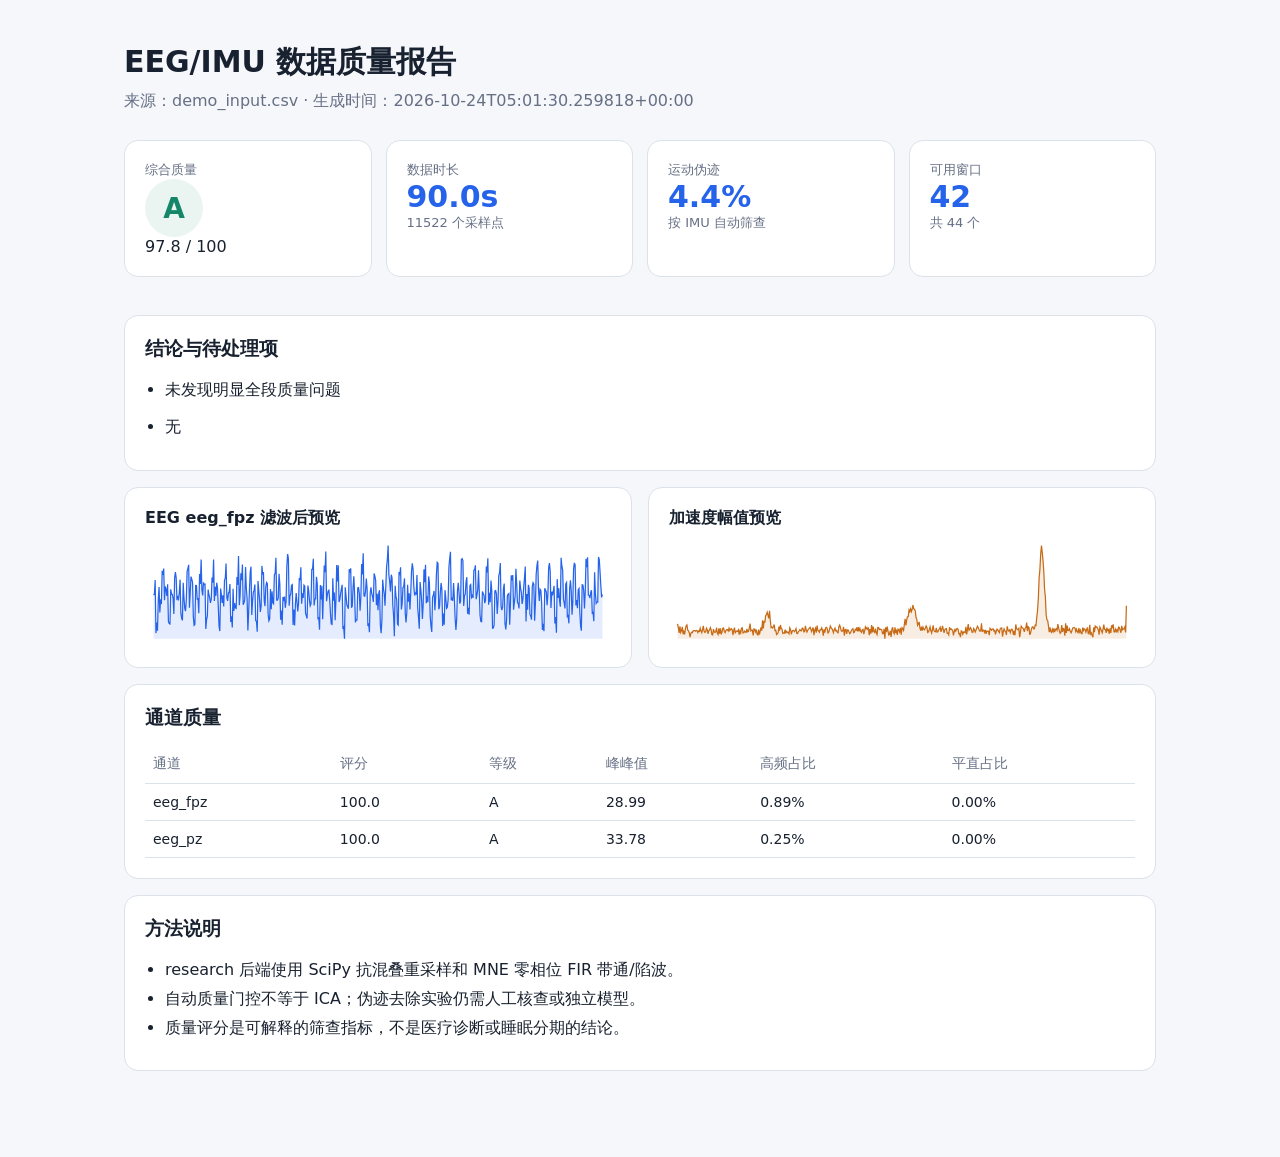
<file: reports/demo-research/report.html>
<!doctype html>
<html lang="zh-CN">
<head>
<meta charset="utf-8">
<meta name="viewport" content="width=device-width, initial-scale=1">
<title>EEG/IMU 数据质量报告</title>
<style>
:root{--ink:#18212f;--muted:#667085;--line:#dbe2ea;--paper:#f5f7fa;--blue:#2563eb;--green:#16866b}
*{box-sizing:border-box} body{margin:0;background:var(--paper);color:var(--ink);font-family:"Microsoft YaHei",system-ui,sans-serif}
main{max-width:1080px;margin:0 auto;padding:42px 24px 70px} h1{font-size:30px;margin:0 0 8px} h2{font-size:19px;margin:0 0 14px}
.sub{color:var(--muted);margin-bottom:28px} .grid{display:grid;grid-template-columns:repeat(4,1fr);gap:14px;margin-bottom:22px}
.card{background:#fff;border:1px solid var(--line);border-radius:14px;padding:20px;margin-bottom:16px}
.metric{font-size:30px;font-weight:700;color:var(--blue)} .label{color:var(--muted);font-size:13px}
.grade{display:inline-flex;align-items:center;justify-content:center;width:58px;height:58px;border-radius:50%;background:#eaf5f1;color:var(--green);font-size:28px;font-weight:700}
table{width:100%;border-collapse:collapse;font-size:14px} th,td{text-align:left;padding:10px 8px;border-bottom:1px solid var(--line)} th{color:var(--muted);font-weight:500}
svg{width:100%;height:auto;display:block} .chart-title{font-weight:600;margin-bottom:8px} .two{display:grid;grid-template-columns:1fr 1fr;gap:16px}
ul{margin:8px 0;padding-left:20px;line-height:1.8} .note{font-size:13px;color:var(--muted)}
@media(max-width:760px){.grid{grid-template-columns:1fr 1fr}.two{grid-template-columns:1fr}}
</style>
</head>
<body><main>
<h1>EEG/IMU 数据质量报告</h1>
<div class="sub">来源：demo_input.csv · 生成时间：2026-10-24T05:01:30.259818+00:00</div>
<section class="grid">
  <div class="card"><div class="label">综合质量</div><div class="grade">A</div><div>97.8 / 100</div></div>
  <div class="card"><div class="label">数据时长</div><div class="metric">90.0s</div><div class="label">11522 个采样点</div></div>
  <div class="card"><div class="label">运动伪迹</div><div class="metric">4.4%</div><div class="label">按 IMU 自动筛查</div></div>
  <div class="card"><div class="label">可用窗口</div><div class="metric">42</div><div class="label">共 44 个</div></div>
</section>
<section class="card"><h2>结论与待处理项</h2><ul><li>未发现明显全段质量问题</li></ul><ul><li>无</li></ul></section>
<div class="two">
  <section class="card"><div class="chart-title">EEG eeg_fpz 滤波后预览</div><svg viewBox="0 0 760 180" role="img" aria-label="signal chart"><path d="M 14.00 94.93 L 15.27 93.31 L 16.54 70.25 L 17.81 156.76 L 19.08 139.69 L 20.35 152.70 L 21.62 102.74 L 22.90 81.75 L 24.17 123.05 L 25.44 101.73 L 26.71 109.38 L 27.98 55.15 L 29.25 61.73 L 30.52 51.57 L 31.79 103.09 L 33.06 80.72 L 34.33 85.31 L 35.60 96.20 L 36.88 77.24 L 38.15 137.82 L 39.42 141.31 L 40.69 141.92 L 41.96 85.40 L 43.23 93.08 L 44.50 93.33 L 45.77 99.65 L 47.04 125.57 L 48.31 66.48 L 49.58 57.13 L 50.85 66.81 L 52.12 102.94 L 53.40 98.18 L 54.67 101.20 L 55.94 89.94 L 57.21 69.55 L 58.48 124.23 L 59.75 132.77 L 61.02 135.99 L 62.29 74.81 L 63.56 99.15 L 64.83 116.86 L 66.10 120.87 L 67.38 101.44 L 68.65 56.11 L 69.92 51.17 L 71.19 45.29 L 72.46 115.32 L 73.73 90.59 L 75.00 64.63 L 76.27 68.57 L 77.54 74.14 L 78.81 130.37 L 80.08 144.04 L 81.35 142.77 L 82.62 78.89 L 83.90 79.13 L 85.17 102.33 L 86.44 99.41 L 87.71 124.20 L 88.98 60.31 L 90.25 76.50 L 91.52 36.74 L 92.79 86.92 L 94.06 95.40 L 95.33 73.97 L 96.60 77.70 L 97.88 77.14 L 99.15 149.85 L 100.42 134.89 L 101.69 128.72 L 102.96 85.65 L 104.23 94.16 L 105.50 99.14 L 106.77 107.42 L 108.04 101.36 L 109.31 65.97 L 110.58 74.56 L 111.85 36.63 L 113.12 104.21 L 114.40 81.39 L 115.67 95.95 L 116.94 74.54 L 118.21 82.69 L 119.48 113.21 L 120.75 145.31 L 122.02 153.41 L 123.29 83.96 L 124.56 94.35 L 125.83 107.44 L 127.10 95.00 L 128.38 113.30 L 129.65 70.26 L 130.92 67.25 L 132.19 43.23 L 133.46 98.96 L 134.73 104.12 L 136.00 91.45 L 137.27 89.99 L 138.54 76.76 L 139.81 138.69 L 141.08 129.41 L 142.35 147.45 L 143.62 84.41 L 144.90 120.64 L 146.17 107.69 L 147.44 115.61 L 148.71 116.51 L 149.98 65.13 L 151.25 78.05 L 152.52 30.93 L 153.79 111.42 L 155.06 95.65 L 156.33 59.36 L 157.60 70.34 L 158.88 44.79 L 160.15 110.38 L 161.42 107.44 L 162.69 101.97 L 163.96 49.12 L 165.23 83.49 L 166.50 100.10 L 167.77 152.45 L 169.04 122.25 L 170.31 86.01 L 171.58 57.75 L 172.85 48.42 L 174.12 127.16 L 175.40 104.70 L 176.67 89.90 L 177.94 86.78 L 179.21 77.55 L 180.48 136.58 L 181.75 137.25 L 183.02 154.50 L 184.29 71.97 L 185.56 87.82 L 186.83 102.12 L 188.10 122.07 L 189.38 113.25 L 190.65 47.18 L 191.92 61.49 L 193.19 57.02 L 194.46 103.96 L 195.73 112.94 L 197.00 80.83 L 198.27 73.97 L 199.54 76.05 L 200.81 126.39 L 202.08 136.69 L 203.35 133.55 L 204.62 84.71 L 205.90 117.62 L 207.17 88.46 L 208.44 107.09 L 209.71 108.81 L 210.98 61.45 L 212.25 59.24 L 213.52 33.87 L 214.79 102.86 L 216.06 102.93 L 217.33 99.34 L 218.60 59.85 L 219.88 76.83 L 221.15 135.01 L 222.42 119.75 L 223.69 142.96 L 224.96 97.85 L 226.23 101.92 L 227.50 97.26 L 228.77 115.53 L 230.04 105.53 L 231.31 48.15 L 232.58 27.59 L 233.85 35.11 L 235.12 112.25 L 236.40 96.38 L 237.67 93.10 L 238.94 78.79 L 240.21 77.72 L 241.48 143.62 L 242.75 118.32 L 244.02 144.38 L 245.29 109.20 L 246.56 91.24 L 247.83 105.38 L 249.10 121.49 L 250.38 108.58 L 251.65 66.85 L 252.92 70.67 L 254.19 49.36 L 255.46 108.91 L 256.73 91.73 L 258.00 99.27 L 259.27 78.44 L 260.54 80.13 L 261.81 123.98 L 263.08 128.43 L 264.35 132.88 L 265.62 79.32 L 266.90 86.82 L 268.17 103.21 L 269.44 112.46 L 270.71 109.22 L 271.98 52.86 L 273.25 52.55 L 274.52 35.56 L 275.79 111.60 L 277.06 101.36 L 278.33 100.92 L 279.60 64.94 L 280.88 75.99 L 282.15 132.93 L 283.42 132.00 L 284.69 151.40 L 285.96 78.22 L 287.23 101.75 L 288.50 79.54 L 289.77 134.31 L 291.04 91.69 L 292.31 46.47 L 293.58 57.33 L 294.85 23.54 L 296.12 104.58 L 297.40 94.31 L 298.67 88.10 L 299.94 86.74 L 301.21 101.99 L 302.48 124.82 L 303.75 141.86 L 305.02 142.53 L 306.29 67.13 L 307.56 103.76 L 308.83 90.39 L 310.10 135.69 L 311.38 103.10 L 312.65 45.87 L 313.92 72.63 L 315.19 46.15 L 316.46 105.98 L 317.73 101.94 L 319.00 92.44 L 320.27 84.65 L 321.54 77.99 L 322.81 150.02 L 324.08 147.35 L 325.35 166.00 L 326.62 82.03 L 327.90 96.16 L 329.17 110.49 L 330.44 113.92 L 331.71 117.16 L 332.98 52.77 L 334.25 55.60 L 335.52 51.12 L 336.79 115.29 L 338.06 112.85 L 339.33 82.18 L 340.60 64.25 L 341.88 93.17 L 343.15 139.30 L 344.42 135.00 L 345.69 135.27 L 346.96 82.92 L 348.23 82.55 L 349.50 91.44 L 350.77 120.13 L 352.04 99.11 L 353.31 44.18 L 354.58 61.18 L 355.85 26.49 L 357.12 95.64 L 358.40 96.56 L 359.67 88.57 L 360.94 67.78 L 362.21 84.31 L 363.48 145.15 L 364.75 140.79 L 366.02 155.31 L 367.29 91.24 L 368.56 82.09 L 369.83 92.27 L 371.10 96.89 L 372.38 105.97 L 373.65 59.55 L 374.92 64.04 L 376.19 70.53 L 377.46 111.34 L 378.73 92.73 L 380.00 119.52 L 381.27 91.64 L 382.54 86.84 L 383.81 143.68 L 385.08 156.89 L 386.35 136.01 L 387.62 69.61 L 388.90 84.13 L 390.17 92.66 L 391.44 111.92 L 392.71 80.81 L 393.98 48.97 L 395.25 37.00 L 396.52 14.00 L 397.79 62.45 L 399.06 72.19 L 400.33 88.93 L 401.60 61.44 L 402.88 66.48 L 404.15 110.91 L 405.42 128.37 L 406.69 161.75 L 407.96 79.71 L 409.23 96.39 L 410.50 101.98 L 411.77 141.99 L 413.04 143.59 L 414.31 57.20 L 415.58 62.10 L 416.85 49.50 L 418.12 118.19 L 419.40 108.88 L 420.67 82.44 L 421.94 80.79 L 423.21 67.53 L 424.48 125.11 L 425.75 139.54 L 427.02 122.65 L 428.29 77.98 L 429.56 105.59 L 430.83 91.66 L 432.10 118.20 L 433.38 91.61 L 434.65 56.38 L 435.92 42.84 L 437.19 52.31 L 438.46 81.33 L 439.73 95.35 L 441.00 91.46 L 442.27 92.73 L 443.54 61.96 L 444.81 116.31 L 446.08 131.08 L 447.35 149.55 L 448.62 73.55 L 449.90 86.15 L 451.17 103.43 L 452.44 133.87 L 453.71 108.69 L 454.98 52.54 L 456.25 73.88 L 457.52 45.40 L 458.79 108.07 L 460.06 96.58 L 461.33 106.23 L 462.60 64.33 L 463.88 74.92 L 465.15 129.52 L 466.42 145.59 L 467.69 154.79 L 468.96 98.00 L 470.23 95.00 L 471.50 88.02 L 472.77 119.43 L 474.04 98.20 L 475.31 60.15 L 476.58 41.25 L 477.85 42.71 L 479.12 117.81 L 480.40 113.50 L 481.67 89.92 L 482.94 74.91 L 484.21 85.78 L 485.48 145.29 L 486.75 124.81 L 488.02 143.11 L 489.29 86.70 L 490.56 99.22 L 491.83 116.28 L 493.10 114.43 L 494.38 101.88 L 495.65 49.74 L 496.92 35.24 L 498.19 24.10 L 499.46 103.26 L 500.73 100.62 L 502.00 103.83 L 503.27 75.07 L 504.54 99.31 L 505.81 132.89 L 507.08 151.56 L 508.35 133.77 L 509.62 87.17 L 510.90 74.82 L 512.17 91.22 L 513.44 108.61 L 514.71 105.53 L 515.98 36.63 L 517.25 35.32 L 518.52 38.56 L 519.79 112.45 L 521.06 95.89 L 522.33 93.11 L 523.60 73.09 L 524.88 65.52 L 526.15 125.34 L 527.42 115.34 L 528.69 126.87 L 529.96 78.96 L 531.23 77.50 L 532.50 98.34 L 533.77 95.71 L 535.04 99.35 L 536.31 54.22 L 537.58 53.55 L 538.85 46.14 L 540.12 101.38 L 541.40 94.51 L 542.67 86.23 L 543.94 54.25 L 545.21 89.21 L 546.48 127.97 L 547.75 137.70 L 549.02 138.07 L 550.29 88.79 L 551.56 92.01 L 552.83 95.04 L 554.10 107.86 L 555.38 103.58 L 556.65 48.27 L 557.92 57.64 L 559.19 34.58 L 560.46 110.36 L 561.73 91.01 L 563.00 106.28 L 564.27 70.97 L 565.54 87.41 L 566.81 148.66 L 568.08 148.33 L 569.35 143.88 L 570.62 88.13 L 571.90 87.22 L 573.17 92.99 L 574.44 125.52 L 575.71 106.16 L 576.98 63.19 L 578.25 58.07 L 579.52 42.48 L 580.79 113.67 L 582.06 119.28 L 583.33 114.15 L 584.60 84.14 L 585.88 75.85 L 587.15 141.15 L 588.42 150.59 L 589.69 136.21 L 590.96 96.48 L 592.23 93.29 L 593.50 92.22 L 594.77 143.16 L 596.04 109.37 L 597.31 62.52 L 598.58 70.62 L 599.85 61.99 L 601.12 118.55 L 602.40 107.06 L 603.67 95.62 L 604.94 51.76 L 606.21 76.85 L 607.48 107.02 L 608.75 108.22 L 610.02 116.64 L 611.29 71.04 L 612.56 83.40 L 613.83 90.81 L 615.10 109.09 L 616.38 100.86 L 617.65 81.47 L 618.92 66.77 L 620.19 48.14 L 621.46 137.90 L 622.73 93.09 L 624.00 118.66 L 625.27 77.95 L 626.54 83.65 L 627.81 126.07 L 629.08 128.79 L 630.35 134.85 L 631.62 81.12 L 632.90 74.43 L 634.17 76.83 L 635.44 136.71 L 636.71 109.80 L 637.98 60.86 L 639.25 46.41 L 640.52 38.50 L 641.79 85.87 L 643.06 104.17 L 644.33 85.12 L 645.60 87.16 L 646.88 107.16 L 648.15 151.47 L 649.42 141.46 L 650.69 153.71 L 651.96 83.76 L 653.23 86.52 L 654.50 89.71 L 655.77 111.34 L 657.04 94.45 L 658.31 50.15 L 659.58 42.46 L 660.85 55.57 L 662.12 115.63 L 663.40 89.28 L 664.67 95.18 L 665.94 88.46 L 667.21 79.85 L 668.48 141.09 L 669.75 130.49 L 671.02 156.12 L 672.29 68.74 L 673.56 99.47 L 674.83 83.62 L 676.10 103.90 L 677.38 113.65 L 678.65 33.92 L 679.92 47.66 L 681.19 54.08 L 682.46 101.21 L 683.73 107.98 L 685.00 116.61 L 686.27 76.61 L 687.54 74.36 L 688.81 129.61 L 690.08 128.22 L 691.35 140.81 L 692.62 83.41 L 693.90 70.52 L 695.17 87.49 L 696.44 126.74 L 697.71 106.34 L 698.98 52.44 L 700.25 42.15 L 701.52 45.64 L 702.79 111.63 L 704.06 102.89 L 705.33 115.98 L 706.60 85.79 L 707.88 83.95 L 709.15 122.31 L 710.42 144.51 L 711.69 152.77 L 712.96 77.93 L 714.23 78.26 L 715.50 87.17 L 716.77 116.75 L 718.04 88.21 L 719.31 35.59 L 720.58 49.05 L 721.85 32.95 L 723.12 94.84 L 724.40 95.22 L 725.67 99.81 L 726.94 89.83 L 728.21 86.96 L 729.48 123.98 L 730.75 123.05 L 732.02 137.36 L 733.29 57.44 L 734.56 91.60 L 735.83 108.25 L 737.10 105.99 L 738.38 106.03 L 739.65 32.60 L 740.92 36.71 L 742.19 57.25 L 743.46 79.28 L 744.73 98.51 L 746.00 93.48 L 746.00 166 L 14.00 166 Z" fill="rgba(37,99,235,0.12)"/><path d="M 14.00 94.93 L 15.27 93.31 L 16.54 70.25 L 17.81 156.76 L 19.08 139.69 L 20.35 152.70 L 21.62 102.74 L 22.90 81.75 L 24.17 123.05 L 25.44 101.73 L 26.71 109.38 L 27.98 55.15 L 29.25 61.73 L 30.52 51.57 L 31.79 103.09 L 33.06 80.72 L 34.33 85.31 L 35.60 96.20 L 36.88 77.24 L 38.15 137.82 L 39.42 141.31 L 40.69 141.92 L 41.96 85.40 L 43.23 93.08 L 44.50 93.33 L 45.77 99.65 L 47.04 125.57 L 48.31 66.48 L 49.58 57.13 L 50.85 66.81 L 52.12 102.94 L 53.40 98.18 L 54.67 101.20 L 55.94 89.94 L 57.21 69.55 L 58.48 124.23 L 59.75 132.77 L 61.02 135.99 L 62.29 74.81 L 63.56 99.15 L 64.83 116.86 L 66.10 120.87 L 67.38 101.44 L 68.65 56.11 L 69.92 51.17 L 71.19 45.29 L 72.46 115.32 L 73.73 90.59 L 75.00 64.63 L 76.27 68.57 L 77.54 74.14 L 78.81 130.37 L 80.08 144.04 L 81.35 142.77 L 82.62 78.89 L 83.90 79.13 L 85.17 102.33 L 86.44 99.41 L 87.71 124.20 L 88.98 60.31 L 90.25 76.50 L 91.52 36.74 L 92.79 86.92 L 94.06 95.40 L 95.33 73.97 L 96.60 77.70 L 97.88 77.14 L 99.15 149.85 L 100.42 134.89 L 101.69 128.72 L 102.96 85.65 L 104.23 94.16 L 105.50 99.14 L 106.77 107.42 L 108.04 101.36 L 109.31 65.97 L 110.58 74.56 L 111.85 36.63 L 113.12 104.21 L 114.40 81.39 L 115.67 95.95 L 116.94 74.54 L 118.21 82.69 L 119.48 113.21 L 120.75 145.31 L 122.02 153.41 L 123.29 83.96 L 124.56 94.35 L 125.83 107.44 L 127.10 95.00 L 128.38 113.30 L 129.65 70.26 L 130.92 67.25 L 132.19 43.23 L 133.46 98.96 L 134.73 104.12 L 136.00 91.45 L 137.27 89.99 L 138.54 76.76 L 139.81 138.69 L 141.08 129.41 L 142.35 147.45 L 143.62 84.41 L 144.90 120.64 L 146.17 107.69 L 147.44 115.61 L 148.71 116.51 L 149.98 65.13 L 151.25 78.05 L 152.52 30.93 L 153.79 111.42 L 155.06 95.65 L 156.33 59.36 L 157.60 70.34 L 158.88 44.79 L 160.15 110.38 L 161.42 107.44 L 162.69 101.97 L 163.96 49.12 L 165.23 83.49 L 166.50 100.10 L 167.77 152.45 L 169.04 122.25 L 170.31 86.01 L 171.58 57.75 L 172.85 48.42 L 174.12 127.16 L 175.40 104.70 L 176.67 89.90 L 177.94 86.78 L 179.21 77.55 L 180.48 136.58 L 181.75 137.25 L 183.02 154.50 L 184.29 71.97 L 185.56 87.82 L 186.83 102.12 L 188.10 122.07 L 189.38 113.25 L 190.65 47.18 L 191.92 61.49 L 193.19 57.02 L 194.46 103.96 L 195.73 112.94 L 197.00 80.83 L 198.27 73.97 L 199.54 76.05 L 200.81 126.39 L 202.08 136.69 L 203.35 133.55 L 204.62 84.71 L 205.90 117.62 L 207.17 88.46 L 208.44 107.09 L 209.71 108.81 L 210.98 61.45 L 212.25 59.24 L 213.52 33.87 L 214.79 102.86 L 216.06 102.93 L 217.33 99.34 L 218.60 59.85 L 219.88 76.83 L 221.15 135.01 L 222.42 119.75 L 223.69 142.96 L 224.96 97.85 L 226.23 101.92 L 227.50 97.26 L 228.77 115.53 L 230.04 105.53 L 231.31 48.15 L 232.58 27.59 L 233.85 35.11 L 235.12 112.25 L 236.40 96.38 L 237.67 93.10 L 238.94 78.79 L 240.21 77.72 L 241.48 143.62 L 242.75 118.32 L 244.02 144.38 L 245.29 109.20 L 246.56 91.24 L 247.83 105.38 L 249.10 121.49 L 250.38 108.58 L 251.65 66.85 L 252.92 70.67 L 254.19 49.36 L 255.46 108.91 L 256.73 91.73 L 258.00 99.27 L 259.27 78.44 L 260.54 80.13 L 261.81 123.98 L 263.08 128.43 L 264.35 132.88 L 265.62 79.32 L 266.90 86.82 L 268.17 103.21 L 269.44 112.46 L 270.71 109.22 L 271.98 52.86 L 273.25 52.55 L 274.52 35.56 L 275.79 111.60 L 277.06 101.36 L 278.33 100.92 L 279.60 64.94 L 280.88 75.99 L 282.15 132.93 L 283.42 132.00 L 284.69 151.40 L 285.96 78.22 L 287.23 101.75 L 288.50 79.54 L 289.77 134.31 L 291.04 91.69 L 292.31 46.47 L 293.58 57.33 L 294.85 23.54 L 296.12 104.58 L 297.40 94.31 L 298.67 88.10 L 299.94 86.74 L 301.21 101.99 L 302.48 124.82 L 303.75 141.86 L 305.02 142.53 L 306.29 67.13 L 307.56 103.76 L 308.83 90.39 L 310.10 135.69 L 311.38 103.10 L 312.65 45.87 L 313.92 72.63 L 315.19 46.15 L 316.46 105.98 L 317.73 101.94 L 319.00 92.44 L 320.27 84.65 L 321.54 77.99 L 322.81 150.02 L 324.08 147.35 L 325.35 166.00 L 326.62 82.03 L 327.90 96.16 L 329.17 110.49 L 330.44 113.92 L 331.71 117.16 L 332.98 52.77 L 334.25 55.60 L 335.52 51.12 L 336.79 115.29 L 338.06 112.85 L 339.33 82.18 L 340.60 64.25 L 341.88 93.17 L 343.15 139.30 L 344.42 135.00 L 345.69 135.27 L 346.96 82.92 L 348.23 82.55 L 349.50 91.44 L 350.77 120.13 L 352.04 99.11 L 353.31 44.18 L 354.58 61.18 L 355.85 26.49 L 357.12 95.64 L 358.40 96.56 L 359.67 88.57 L 360.94 67.78 L 362.21 84.31 L 363.48 145.15 L 364.75 140.79 L 366.02 155.31 L 367.29 91.24 L 368.56 82.09 L 369.83 92.27 L 371.10 96.89 L 372.38 105.97 L 373.65 59.55 L 374.92 64.04 L 376.19 70.53 L 377.46 111.34 L 378.73 92.73 L 380.00 119.52 L 381.27 91.64 L 382.54 86.84 L 383.81 143.68 L 385.08 156.89 L 386.35 136.01 L 387.62 69.61 L 388.90 84.13 L 390.17 92.66 L 391.44 111.92 L 392.71 80.81 L 393.98 48.97 L 395.25 37.00 L 396.52 14.00 L 397.79 62.45 L 399.06 72.19 L 400.33 88.93 L 401.60 61.44 L 402.88 66.48 L 404.15 110.91 L 405.42 128.37 L 406.69 161.75 L 407.96 79.71 L 409.23 96.39 L 410.50 101.98 L 411.77 141.99 L 413.04 143.59 L 414.31 57.20 L 415.58 62.10 L 416.85 49.50 L 418.12 118.19 L 419.40 108.88 L 420.67 82.44 L 421.94 80.79 L 423.21 67.53 L 424.48 125.11 L 425.75 139.54 L 427.02 122.65 L 428.29 77.98 L 429.56 105.59 L 430.83 91.66 L 432.10 118.20 L 433.38 91.61 L 434.65 56.38 L 435.92 42.84 L 437.19 52.31 L 438.46 81.33 L 439.73 95.35 L 441.00 91.46 L 442.27 92.73 L 443.54 61.96 L 444.81 116.31 L 446.08 131.08 L 447.35 149.55 L 448.62 73.55 L 449.90 86.15 L 451.17 103.43 L 452.44 133.87 L 453.71 108.69 L 454.98 52.54 L 456.25 73.88 L 457.52 45.40 L 458.79 108.07 L 460.06 96.58 L 461.33 106.23 L 462.60 64.33 L 463.88 74.92 L 465.15 129.52 L 466.42 145.59 L 467.69 154.79 L 468.96 98.00 L 470.23 95.00 L 471.50 88.02 L 472.77 119.43 L 474.04 98.20 L 475.31 60.15 L 476.58 41.25 L 477.85 42.71 L 479.12 117.81 L 480.40 113.50 L 481.67 89.92 L 482.94 74.91 L 484.21 85.78 L 485.48 145.29 L 486.75 124.81 L 488.02 143.11 L 489.29 86.70 L 490.56 99.22 L 491.83 116.28 L 493.10 114.43 L 494.38 101.88 L 495.65 49.74 L 496.92 35.24 L 498.19 24.10 L 499.46 103.26 L 500.73 100.62 L 502.00 103.83 L 503.27 75.07 L 504.54 99.31 L 505.81 132.89 L 507.08 151.56 L 508.35 133.77 L 509.62 87.17 L 510.90 74.82 L 512.17 91.22 L 513.44 108.61 L 514.71 105.53 L 515.98 36.63 L 517.25 35.32 L 518.52 38.56 L 519.79 112.45 L 521.06 95.89 L 522.33 93.11 L 523.60 73.09 L 524.88 65.52 L 526.15 125.34 L 527.42 115.34 L 528.69 126.87 L 529.96 78.96 L 531.23 77.50 L 532.50 98.34 L 533.77 95.71 L 535.04 99.35 L 536.31 54.22 L 537.58 53.55 L 538.85 46.14 L 540.12 101.38 L 541.40 94.51 L 542.67 86.23 L 543.94 54.25 L 545.21 89.21 L 546.48 127.97 L 547.75 137.70 L 549.02 138.07 L 550.29 88.79 L 551.56 92.01 L 552.83 95.04 L 554.10 107.86 L 555.38 103.58 L 556.65 48.27 L 557.92 57.64 L 559.19 34.58 L 560.46 110.36 L 561.73 91.01 L 563.00 106.28 L 564.27 70.97 L 565.54 87.41 L 566.81 148.66 L 568.08 148.33 L 569.35 143.88 L 570.62 88.13 L 571.90 87.22 L 573.17 92.99 L 574.44 125.52 L 575.71 106.16 L 576.98 63.19 L 578.25 58.07 L 579.52 42.48 L 580.79 113.67 L 582.06 119.28 L 583.33 114.15 L 584.60 84.14 L 585.88 75.85 L 587.15 141.15 L 588.42 150.59 L 589.69 136.21 L 590.96 96.48 L 592.23 93.29 L 593.50 92.22 L 594.77 143.16 L 596.04 109.37 L 597.31 62.52 L 598.58 70.62 L 599.85 61.99 L 601.12 118.55 L 602.40 107.06 L 603.67 95.62 L 604.94 51.76 L 606.21 76.85 L 607.48 107.02 L 608.75 108.22 L 610.02 116.64 L 611.29 71.04 L 612.56 83.40 L 613.83 90.81 L 615.10 109.09 L 616.38 100.86 L 617.65 81.47 L 618.92 66.77 L 620.19 48.14 L 621.46 137.90 L 622.73 93.09 L 624.00 118.66 L 625.27 77.95 L 626.54 83.65 L 627.81 126.07 L 629.08 128.79 L 630.35 134.85 L 631.62 81.12 L 632.90 74.43 L 634.17 76.83 L 635.44 136.71 L 636.71 109.80 L 637.98 60.86 L 639.25 46.41 L 640.52 38.50 L 641.79 85.87 L 643.06 104.17 L 644.33 85.12 L 645.60 87.16 L 646.88 107.16 L 648.15 151.47 L 649.42 141.46 L 650.69 153.71 L 651.96 83.76 L 653.23 86.52 L 654.50 89.71 L 655.77 111.34 L 657.04 94.45 L 658.31 50.15 L 659.58 42.46 L 660.85 55.57 L 662.12 115.63 L 663.40 89.28 L 664.67 95.18 L 665.94 88.46 L 667.21 79.85 L 668.48 141.09 L 669.75 130.49 L 671.02 156.12 L 672.29 68.74 L 673.56 99.47 L 674.83 83.62 L 676.10 103.90 L 677.38 113.65 L 678.65 33.92 L 679.92 47.66 L 681.19 54.08 L 682.46 101.21 L 683.73 107.98 L 685.00 116.61 L 686.27 76.61 L 687.54 74.36 L 688.81 129.61 L 690.08 128.22 L 691.35 140.81 L 692.62 83.41 L 693.90 70.52 L 695.17 87.49 L 696.44 126.74 L 697.71 106.34 L 698.98 52.44 L 700.25 42.15 L 701.52 45.64 L 702.79 111.63 L 704.06 102.89 L 705.33 115.98 L 706.60 85.79 L 707.88 83.95 L 709.15 122.31 L 710.42 144.51 L 711.69 152.77 L 712.96 77.93 L 714.23 78.26 L 715.50 87.17 L 716.77 116.75 L 718.04 88.21 L 719.31 35.59 L 720.58 49.05 L 721.85 32.95 L 723.12 94.84 L 724.40 95.22 L 725.67 99.81 L 726.94 89.83 L 728.21 86.96 L 729.48 123.98 L 730.75 123.05 L 732.02 137.36 L 733.29 57.44 L 734.56 91.60 L 735.83 108.25 L 737.10 105.99 L 738.38 106.03 L 739.65 32.60 L 740.92 36.71 L 742.19 57.25 L 743.46 79.28 L 744.73 98.51 L 746.00 93.48" fill="none" stroke="#2563eb" stroke-width="2"/></svg></section>
  <section class="card"><div class="chart-title">加速度幅值预览</div><svg viewBox="0 0 760 180" role="img" aria-label="signal chart"><path d="M 14.00 141.78 L 15.27 148.30 L 16.54 156.45 L 17.81 145.76 L 19.08 155.59 L 20.35 152.55 L 21.62 146.62 L 22.90 158.62 L 24.17 154.27 L 25.44 158.80 L 26.71 149.79 L 27.98 144.99 L 29.25 143.36 L 30.52 152.10 L 31.79 152.96 L 33.06 156.54 L 34.33 163.15 L 35.60 157.13 L 36.88 155.36 L 38.15 155.95 L 39.42 152.96 L 40.69 152.55 L 41.96 152.51 L 43.23 153.50 L 44.50 152.33 L 45.77 152.78 L 47.04 155.72 L 48.31 153.01 L 49.58 153.91 L 50.85 148.84 L 52.12 153.41 L 53.40 156.08 L 54.67 151.01 L 55.94 145.08 L 57.21 153.59 L 58.48 155.63 L 59.75 154.82 L 61.02 148.75 L 62.29 150.74 L 63.56 157.80 L 64.83 152.87 L 66.10 151.56 L 67.38 147.71 L 68.65 151.19 L 69.92 159.07 L 71.19 159.66 L 72.46 150.33 L 73.73 154.59 L 75.00 155.68 L 76.27 154.45 L 77.54 147.98 L 78.81 156.94 L 80.08 158.98 L 81.35 149.16 L 82.62 157.58 L 83.90 149.07 L 85.17 158.80 L 86.44 155.00 L 87.71 148.75 L 88.98 148.48 L 90.25 154.14 L 91.52 156.04 L 92.79 152.73 L 94.06 150.92 L 95.33 150.88 L 96.60 153.41 L 97.88 148.70 L 99.15 152.42 L 100.42 150.29 L 101.69 149.52 L 102.96 151.33 L 104.23 159.89 L 105.50 152.24 L 106.77 147.71 L 108.04 157.13 L 109.31 153.82 L 110.58 153.50 L 111.85 153.68 L 113.12 151.42 L 114.40 159.16 L 115.67 153.10 L 116.94 156.54 L 118.21 148.84 L 119.48 148.34 L 120.75 156.54 L 122.02 156.22 L 123.29 153.55 L 124.56 154.77 L 125.83 155.50 L 127.10 150.06 L 128.38 154.82 L 129.65 154.09 L 130.92 148.52 L 132.19 141.14 L 133.46 153.19 L 134.73 151.96 L 136.00 151.92 L 137.27 160.48 L 138.54 149.79 L 139.81 150.24 L 141.08 154.68 L 142.35 150.97 L 143.62 158.57 L 144.90 159.71 L 146.17 151.01 L 147.44 159.25 L 148.71 153.41 L 149.98 147.48 L 151.25 152.82 L 152.52 135.71 L 153.79 149.07 L 155.06 136.57 L 156.33 139.65 L 157.60 128.15 L 158.88 126.88 L 160.15 122.80 L 161.42 127.51 L 162.69 132.49 L 163.96 120.54 L 165.23 136.98 L 166.50 147.93 L 167.77 146.94 L 169.04 148.34 L 170.31 146.30 L 171.58 142.64 L 172.85 152.64 L 174.12 151.87 L 175.40 158.94 L 176.67 157.76 L 177.94 156.31 L 179.21 146.21 L 180.48 152.51 L 181.75 143.54 L 183.02 148.98 L 184.29 150.29 L 185.56 157.13 L 186.83 156.58 L 188.10 156.94 L 189.38 151.19 L 190.65 156.04 L 191.92 153.87 L 193.19 155.81 L 194.46 155.45 L 195.73 157.80 L 197.00 148.02 L 198.27 151.01 L 199.54 158.57 L 200.81 153.96 L 202.08 152.28 L 203.35 152.51 L 204.62 154.45 L 205.90 152.46 L 207.17 149.43 L 208.44 157.35 L 209.71 157.44 L 210.98 154.23 L 212.25 153.05 L 213.52 150.92 L 214.79 152.64 L 216.06 152.82 L 217.33 148.57 L 218.60 149.11 L 219.88 154.54 L 221.15 154.41 L 222.42 144.85 L 223.69 151.42 L 224.96 155.13 L 226.23 152.05 L 227.50 149.88 L 228.77 149.07 L 230.04 147.30 L 231.31 150.24 L 232.58 154.18 L 233.85 150.83 L 235.12 147.62 L 236.40 160.07 L 237.67 152.05 L 238.94 148.84 L 240.21 156.04 L 241.48 144.58 L 242.75 152.19 L 244.02 153.32 L 245.29 155.40 L 246.56 150.92 L 247.83 151.47 L 249.10 148.11 L 250.38 152.37 L 251.65 160.79 L 252.92 150.56 L 254.19 156.04 L 255.46 148.11 L 256.73 147.30 L 258.00 149.07 L 259.27 156.49 L 260.54 155.13 L 261.81 150.70 L 263.08 145.13 L 264.35 147.71 L 265.62 149.38 L 266.90 152.19 L 268.17 156.08 L 269.44 151.06 L 270.71 148.57 L 271.98 153.05 L 273.25 152.37 L 274.52 155.63 L 275.79 156.27 L 277.06 146.26 L 278.33 143.68 L 279.60 147.53 L 280.88 152.82 L 282.15 154.09 L 283.42 152.91 L 284.69 146.62 L 285.96 160.75 L 287.23 151.28 L 288.50 150.61 L 289.77 157.94 L 291.04 151.42 L 292.31 151.60 L 293.58 155.00 L 294.85 157.58 L 296.12 155.95 L 297.40 152.42 L 298.67 150.83 L 299.94 149.52 L 301.21 156.13 L 302.48 155.22 L 303.75 150.70 L 305.02 151.87 L 306.29 147.57 L 307.56 154.14 L 308.83 147.03 L 310.10 153.91 L 311.38 149.38 L 312.65 153.77 L 313.92 155.63 L 315.19 151.65 L 316.46 150.65 L 317.73 158.44 L 319.00 153.46 L 320.27 146.62 L 321.54 149.88 L 322.81 147.62 L 324.08 150.56 L 325.35 148.93 L 326.62 160.16 L 327.90 150.24 L 329.17 157.67 L 330.44 143.45 L 331.71 155.63 L 332.98 146.03 L 334.25 154.54 L 335.52 155.81 L 336.79 149.47 L 338.06 156.36 L 339.33 159.16 L 340.60 147.57 L 341.88 147.62 L 343.15 150.97 L 344.42 150.33 L 345.69 150.70 L 346.96 151.42 L 348.23 157.62 L 349.50 157.53 L 350.77 149.84 L 352.04 166.00 L 353.31 147.16 L 354.58 155.22 L 355.85 146.26 L 357.12 153.19 L 358.40 159.84 L 359.67 158.94 L 360.94 152.91 L 362.21 162.97 L 363.48 150.88 L 364.75 147.25 L 366.02 155.00 L 367.29 157.90 L 368.56 147.48 L 369.83 156.67 L 371.10 150.92 L 372.38 159.53 L 373.65 150.20 L 374.92 151.38 L 376.19 154.77 L 377.46 148.21 L 378.73 159.39 L 380.00 147.98 L 381.27 149.47 L 382.54 152.19 L 383.81 142.77 L 385.08 133.58 L 386.35 144.22 L 387.62 135.66 L 388.90 130.18 L 390.17 129.69 L 391.44 118.96 L 392.71 121.72 L 393.98 117.05 L 395.25 121.76 L 396.52 117.82 L 397.79 110.90 L 399.06 117.14 L 400.33 117.87 L 401.60 120.09 L 402.88 131.50 L 404.15 134.31 L 405.42 144.13 L 406.69 141.91 L 407.96 138.38 L 409.23 148.11 L 410.50 152.78 L 411.77 146.21 L 413.04 152.87 L 414.31 147.03 L 415.58 150.70 L 416.85 151.42 L 418.12 148.57 L 419.40 145.22 L 420.67 147.62 L 421.94 155.63 L 423.21 154.77 L 424.48 150.56 L 425.75 146.48 L 427.02 152.55 L 428.29 156.49 L 429.56 151.47 L 430.83 144.27 L 432.10 152.51 L 433.38 154.14 L 434.65 154.59 L 435.92 148.39 L 437.19 155.13 L 438.46 154.45 L 439.73 151.69 L 441.00 149.70 L 442.27 147.21 L 443.54 154.73 L 444.81 151.06 L 446.08 144.81 L 447.35 151.01 L 448.62 156.49 L 449.90 150.88 L 451.17 149.88 L 452.44 149.43 L 453.71 157.08 L 454.98 156.76 L 456.25 159.43 L 457.52 147.35 L 458.79 150.70 L 460.06 149.88 L 461.33 151.42 L 462.60 151.65 L 463.88 160.57 L 465.15 154.50 L 466.42 150.74 L 467.69 153.55 L 468.96 150.02 L 470.23 149.34 L 471.50 150.56 L 472.77 158.08 L 474.04 157.58 L 475.31 163.19 L 476.58 153.10 L 477.85 154.05 L 479.12 158.66 L 480.40 154.86 L 481.67 154.95 L 482.94 155.95 L 484.21 146.35 L 485.48 158.94 L 486.75 150.61 L 488.02 142.14 L 489.29 152.19 L 490.56 150.65 L 491.83 147.93 L 493.10 150.65 L 494.38 155.45 L 495.65 155.22 L 496.92 149.07 L 498.19 151.33 L 499.46 154.86 L 500.73 151.65 L 502.00 147.93 L 503.27 145.49 L 504.54 148.30 L 505.81 151.65 L 507.08 153.68 L 508.35 153.10 L 509.62 140.64 L 510.90 154.86 L 512.17 151.96 L 513.44 152.28 L 514.71 155.54 L 515.98 151.38 L 517.25 158.03 L 518.52 153.55 L 519.79 153.96 L 521.06 153.68 L 522.33 160.25 L 523.60 148.84 L 524.88 150.11 L 526.15 151.92 L 527.42 150.06 L 528.69 149.88 L 529.96 153.41 L 531.23 152.42 L 532.50 158.76 L 533.77 153.59 L 535.04 150.33 L 536.31 151.60 L 537.58 153.87 L 538.85 155.90 L 540.12 149.84 L 541.40 148.52 L 542.67 148.39 L 543.94 162.38 L 545.21 154.32 L 546.48 149.93 L 547.75 153.32 L 549.02 153.59 L 550.29 159.89 L 551.56 145.72 L 552.83 151.24 L 554.10 153.32 L 555.38 151.83 L 556.65 155.95 L 557.92 151.06 L 559.19 150.33 L 560.46 152.28 L 561.73 159.48 L 563.00 153.19 L 564.27 160.29 L 565.54 142.64 L 566.81 149.07 L 568.08 151.10 L 569.35 151.01 L 570.62 149.07 L 571.90 163.28 L 573.17 155.18 L 574.44 145.44 L 575.71 147.39 L 576.98 148.39 L 578.25 150.33 L 579.52 154.77 L 580.79 148.93 L 582.06 147.80 L 583.33 139.69 L 584.60 153.73 L 585.88 146.44 L 587.15 147.80 L 588.42 159.66 L 589.69 156.58 L 590.96 150.65 L 592.23 146.98 L 593.50 146.26 L 594.77 149.84 L 596.04 149.56 L 597.31 143.72 L 598.58 144.09 L 599.85 130.18 L 601.12 119.45 L 602.40 99.21 L 603.67 66.61 L 604.94 52.76 L 606.21 27.86 L 607.48 14.00 L 608.75 25.32 L 610.02 38.41 L 611.29 56.20 L 612.56 85.63 L 613.83 97.95 L 615.10 126.65 L 616.38 135.07 L 617.65 136.25 L 618.92 145.26 L 620.19 155.13 L 621.46 147.48 L 622.73 154.09 L 624.00 155.59 L 625.27 150.42 L 626.54 154.18 L 627.81 149.16 L 629.08 155.13 L 630.35 150.61 L 631.62 149.70 L 632.90 152.28 L 634.17 142.14 L 635.44 148.48 L 636.71 153.19 L 637.98 157.17 L 639.25 155.63 L 640.52 143.81 L 641.79 154.86 L 643.06 149.34 L 644.33 150.15 L 645.60 160.97 L 646.88 140.87 L 648.15 156.54 L 649.42 144.49 L 650.69 152.33 L 651.96 152.55 L 653.23 149.65 L 654.50 153.96 L 655.77 156.40 L 657.04 153.41 L 658.31 148.43 L 659.58 148.11 L 660.85 147.62 L 662.12 148.70 L 663.40 154.18 L 664.67 150.47 L 665.94 154.91 L 667.21 156.08 L 668.48 148.48 L 669.75 155.00 L 671.02 152.05 L 672.29 157.49 L 673.56 157.85 L 674.83 147.62 L 676.10 152.46 L 677.38 150.02 L 678.65 151.06 L 679.92 155.04 L 681.19 150.79 L 682.46 147.35 L 683.73 157.62 L 685.00 157.99 L 686.27 143.22 L 687.54 158.12 L 688.81 156.22 L 690.08 160.39 L 691.35 163.33 L 692.62 147.57 L 693.90 155.04 L 695.17 145.40 L 696.44 147.12 L 697.71 146.53 L 698.98 148.88 L 700.25 151.60 L 701.52 159.30 L 702.79 146.76 L 704.06 149.16 L 705.33 153.46 L 706.60 156.17 L 707.88 150.51 L 709.15 142.91 L 710.42 150.47 L 711.69 151.06 L 712.96 156.36 L 714.23 147.80 L 715.50 152.55 L 716.77 151.33 L 718.04 157.85 L 719.31 148.84 L 720.58 156.54 L 721.85 144.18 L 723.12 148.66 L 724.40 142.46 L 725.67 154.41 L 726.94 155.00 L 728.21 150.42 L 729.48 154.27 L 730.75 151.33 L 732.02 154.27 L 733.29 146.85 L 734.56 147.80 L 735.83 152.28 L 737.10 156.17 L 738.38 144.76 L 739.65 151.15 L 740.92 149.84 L 742.19 149.75 L 743.46 146.89 L 744.73 155.59 L 746.00 112.25 L 746.00 166 L 14.00 166 Z" fill="rgba(199,106,21,0.12)"/><path d="M 14.00 141.78 L 15.27 148.30 L 16.54 156.45 L 17.81 145.76 L 19.08 155.59 L 20.35 152.55 L 21.62 146.62 L 22.90 158.62 L 24.17 154.27 L 25.44 158.80 L 26.71 149.79 L 27.98 144.99 L 29.25 143.36 L 30.52 152.10 L 31.79 152.96 L 33.06 156.54 L 34.33 163.15 L 35.60 157.13 L 36.88 155.36 L 38.15 155.95 L 39.42 152.96 L 40.69 152.55 L 41.96 152.51 L 43.23 153.50 L 44.50 152.33 L 45.77 152.78 L 47.04 155.72 L 48.31 153.01 L 49.58 153.91 L 50.85 148.84 L 52.12 153.41 L 53.40 156.08 L 54.67 151.01 L 55.94 145.08 L 57.21 153.59 L 58.48 155.63 L 59.75 154.82 L 61.02 148.75 L 62.29 150.74 L 63.56 157.80 L 64.83 152.87 L 66.10 151.56 L 67.38 147.71 L 68.65 151.19 L 69.92 159.07 L 71.19 159.66 L 72.46 150.33 L 73.73 154.59 L 75.00 155.68 L 76.27 154.45 L 77.54 147.98 L 78.81 156.94 L 80.08 158.98 L 81.35 149.16 L 82.62 157.58 L 83.90 149.07 L 85.17 158.80 L 86.44 155.00 L 87.71 148.75 L 88.98 148.48 L 90.25 154.14 L 91.52 156.04 L 92.79 152.73 L 94.06 150.92 L 95.33 150.88 L 96.60 153.41 L 97.88 148.70 L 99.15 152.42 L 100.42 150.29 L 101.69 149.52 L 102.96 151.33 L 104.23 159.89 L 105.50 152.24 L 106.77 147.71 L 108.04 157.13 L 109.31 153.82 L 110.58 153.50 L 111.85 153.68 L 113.12 151.42 L 114.40 159.16 L 115.67 153.10 L 116.94 156.54 L 118.21 148.84 L 119.48 148.34 L 120.75 156.54 L 122.02 156.22 L 123.29 153.55 L 124.56 154.77 L 125.83 155.50 L 127.10 150.06 L 128.38 154.82 L 129.65 154.09 L 130.92 148.52 L 132.19 141.14 L 133.46 153.19 L 134.73 151.96 L 136.00 151.92 L 137.27 160.48 L 138.54 149.79 L 139.81 150.24 L 141.08 154.68 L 142.35 150.97 L 143.62 158.57 L 144.90 159.71 L 146.17 151.01 L 147.44 159.25 L 148.71 153.41 L 149.98 147.48 L 151.25 152.82 L 152.52 135.71 L 153.79 149.07 L 155.06 136.57 L 156.33 139.65 L 157.60 128.15 L 158.88 126.88 L 160.15 122.80 L 161.42 127.51 L 162.69 132.49 L 163.96 120.54 L 165.23 136.98 L 166.50 147.93 L 167.77 146.94 L 169.04 148.34 L 170.31 146.30 L 171.58 142.64 L 172.85 152.64 L 174.12 151.87 L 175.40 158.94 L 176.67 157.76 L 177.94 156.31 L 179.21 146.21 L 180.48 152.51 L 181.75 143.54 L 183.02 148.98 L 184.29 150.29 L 185.56 157.13 L 186.83 156.58 L 188.10 156.94 L 189.38 151.19 L 190.65 156.04 L 191.92 153.87 L 193.19 155.81 L 194.46 155.45 L 195.73 157.80 L 197.00 148.02 L 198.27 151.01 L 199.54 158.57 L 200.81 153.96 L 202.08 152.28 L 203.35 152.51 L 204.62 154.45 L 205.90 152.46 L 207.17 149.43 L 208.44 157.35 L 209.71 157.44 L 210.98 154.23 L 212.25 153.05 L 213.52 150.92 L 214.79 152.64 L 216.06 152.82 L 217.33 148.57 L 218.60 149.11 L 219.88 154.54 L 221.15 154.41 L 222.42 144.85 L 223.69 151.42 L 224.96 155.13 L 226.23 152.05 L 227.50 149.88 L 228.77 149.07 L 230.04 147.30 L 231.31 150.24 L 232.58 154.18 L 233.85 150.83 L 235.12 147.62 L 236.40 160.07 L 237.67 152.05 L 238.94 148.84 L 240.21 156.04 L 241.48 144.58 L 242.75 152.19 L 244.02 153.32 L 245.29 155.40 L 246.56 150.92 L 247.83 151.47 L 249.10 148.11 L 250.38 152.37 L 251.65 160.79 L 252.92 150.56 L 254.19 156.04 L 255.46 148.11 L 256.73 147.30 L 258.00 149.07 L 259.27 156.49 L 260.54 155.13 L 261.81 150.70 L 263.08 145.13 L 264.35 147.71 L 265.62 149.38 L 266.90 152.19 L 268.17 156.08 L 269.44 151.06 L 270.71 148.57 L 271.98 153.05 L 273.25 152.37 L 274.52 155.63 L 275.79 156.27 L 277.06 146.26 L 278.33 143.68 L 279.60 147.53 L 280.88 152.82 L 282.15 154.09 L 283.42 152.91 L 284.69 146.62 L 285.96 160.75 L 287.23 151.28 L 288.50 150.61 L 289.77 157.94 L 291.04 151.42 L 292.31 151.60 L 293.58 155.00 L 294.85 157.58 L 296.12 155.95 L 297.40 152.42 L 298.67 150.83 L 299.94 149.52 L 301.21 156.13 L 302.48 155.22 L 303.75 150.70 L 305.02 151.87 L 306.29 147.57 L 307.56 154.14 L 308.83 147.03 L 310.10 153.91 L 311.38 149.38 L 312.65 153.77 L 313.92 155.63 L 315.19 151.65 L 316.46 150.65 L 317.73 158.44 L 319.00 153.46 L 320.27 146.62 L 321.54 149.88 L 322.81 147.62 L 324.08 150.56 L 325.35 148.93 L 326.62 160.16 L 327.90 150.24 L 329.17 157.67 L 330.44 143.45 L 331.71 155.63 L 332.98 146.03 L 334.25 154.54 L 335.52 155.81 L 336.79 149.47 L 338.06 156.36 L 339.33 159.16 L 340.60 147.57 L 341.88 147.62 L 343.15 150.97 L 344.42 150.33 L 345.69 150.70 L 346.96 151.42 L 348.23 157.62 L 349.50 157.53 L 350.77 149.84 L 352.04 166.00 L 353.31 147.16 L 354.58 155.22 L 355.85 146.26 L 357.12 153.19 L 358.40 159.84 L 359.67 158.94 L 360.94 152.91 L 362.21 162.97 L 363.48 150.88 L 364.75 147.25 L 366.02 155.00 L 367.29 157.90 L 368.56 147.48 L 369.83 156.67 L 371.10 150.92 L 372.38 159.53 L 373.65 150.20 L 374.92 151.38 L 376.19 154.77 L 377.46 148.21 L 378.73 159.39 L 380.00 147.98 L 381.27 149.47 L 382.54 152.19 L 383.81 142.77 L 385.08 133.58 L 386.35 144.22 L 387.62 135.66 L 388.90 130.18 L 390.17 129.69 L 391.44 118.96 L 392.71 121.72 L 393.98 117.05 L 395.25 121.76 L 396.52 117.82 L 397.79 110.90 L 399.06 117.14 L 400.33 117.87 L 401.60 120.09 L 402.88 131.50 L 404.15 134.31 L 405.42 144.13 L 406.69 141.91 L 407.96 138.38 L 409.23 148.11 L 410.50 152.78 L 411.77 146.21 L 413.04 152.87 L 414.31 147.03 L 415.58 150.70 L 416.85 151.42 L 418.12 148.57 L 419.40 145.22 L 420.67 147.62 L 421.94 155.63 L 423.21 154.77 L 424.48 150.56 L 425.75 146.48 L 427.02 152.55 L 428.29 156.49 L 429.56 151.47 L 430.83 144.27 L 432.10 152.51 L 433.38 154.14 L 434.65 154.59 L 435.92 148.39 L 437.19 155.13 L 438.46 154.45 L 439.73 151.69 L 441.00 149.70 L 442.27 147.21 L 443.54 154.73 L 444.81 151.06 L 446.08 144.81 L 447.35 151.01 L 448.62 156.49 L 449.90 150.88 L 451.17 149.88 L 452.44 149.43 L 453.71 157.08 L 454.98 156.76 L 456.25 159.43 L 457.52 147.35 L 458.79 150.70 L 460.06 149.88 L 461.33 151.42 L 462.60 151.65 L 463.88 160.57 L 465.15 154.50 L 466.42 150.74 L 467.69 153.55 L 468.96 150.02 L 470.23 149.34 L 471.50 150.56 L 472.77 158.08 L 474.04 157.58 L 475.31 163.19 L 476.58 153.10 L 477.85 154.05 L 479.12 158.66 L 480.40 154.86 L 481.67 154.95 L 482.94 155.95 L 484.21 146.35 L 485.48 158.94 L 486.75 150.61 L 488.02 142.14 L 489.29 152.19 L 490.56 150.65 L 491.83 147.93 L 493.10 150.65 L 494.38 155.45 L 495.65 155.22 L 496.92 149.07 L 498.19 151.33 L 499.46 154.86 L 500.73 151.65 L 502.00 147.93 L 503.27 145.49 L 504.54 148.30 L 505.81 151.65 L 507.08 153.68 L 508.35 153.10 L 509.62 140.64 L 510.90 154.86 L 512.17 151.96 L 513.44 152.28 L 514.71 155.54 L 515.98 151.38 L 517.25 158.03 L 518.52 153.55 L 519.79 153.96 L 521.06 153.68 L 522.33 160.25 L 523.60 148.84 L 524.88 150.11 L 526.15 151.92 L 527.42 150.06 L 528.69 149.88 L 529.96 153.41 L 531.23 152.42 L 532.50 158.76 L 533.77 153.59 L 535.04 150.33 L 536.31 151.60 L 537.58 153.87 L 538.85 155.90 L 540.12 149.84 L 541.40 148.52 L 542.67 148.39 L 543.94 162.38 L 545.21 154.32 L 546.48 149.93 L 547.75 153.32 L 549.02 153.59 L 550.29 159.89 L 551.56 145.72 L 552.83 151.24 L 554.10 153.32 L 555.38 151.83 L 556.65 155.95 L 557.92 151.06 L 559.19 150.33 L 560.46 152.28 L 561.73 159.48 L 563.00 153.19 L 564.27 160.29 L 565.54 142.64 L 566.81 149.07 L 568.08 151.10 L 569.35 151.01 L 570.62 149.07 L 571.90 163.28 L 573.17 155.18 L 574.44 145.44 L 575.71 147.39 L 576.98 148.39 L 578.25 150.33 L 579.52 154.77 L 580.79 148.93 L 582.06 147.80 L 583.33 139.69 L 584.60 153.73 L 585.88 146.44 L 587.15 147.80 L 588.42 159.66 L 589.69 156.58 L 590.96 150.65 L 592.23 146.98 L 593.50 146.26 L 594.77 149.84 L 596.04 149.56 L 597.31 143.72 L 598.58 144.09 L 599.85 130.18 L 601.12 119.45 L 602.40 99.21 L 603.67 66.61 L 604.94 52.76 L 606.21 27.86 L 607.48 14.00 L 608.75 25.32 L 610.02 38.41 L 611.29 56.20 L 612.56 85.63 L 613.83 97.95 L 615.10 126.65 L 616.38 135.07 L 617.65 136.25 L 618.92 145.26 L 620.19 155.13 L 621.46 147.48 L 622.73 154.09 L 624.00 155.59 L 625.27 150.42 L 626.54 154.18 L 627.81 149.16 L 629.08 155.13 L 630.35 150.61 L 631.62 149.70 L 632.90 152.28 L 634.17 142.14 L 635.44 148.48 L 636.71 153.19 L 637.98 157.17 L 639.25 155.63 L 640.52 143.81 L 641.79 154.86 L 643.06 149.34 L 644.33 150.15 L 645.60 160.97 L 646.88 140.87 L 648.15 156.54 L 649.42 144.49 L 650.69 152.33 L 651.96 152.55 L 653.23 149.65 L 654.50 153.96 L 655.77 156.40 L 657.04 153.41 L 658.31 148.43 L 659.58 148.11 L 660.85 147.62 L 662.12 148.70 L 663.40 154.18 L 664.67 150.47 L 665.94 154.91 L 667.21 156.08 L 668.48 148.48 L 669.75 155.00 L 671.02 152.05 L 672.29 157.49 L 673.56 157.85 L 674.83 147.62 L 676.10 152.46 L 677.38 150.02 L 678.65 151.06 L 679.92 155.04 L 681.19 150.79 L 682.46 147.35 L 683.73 157.62 L 685.00 157.99 L 686.27 143.22 L 687.54 158.12 L 688.81 156.22 L 690.08 160.39 L 691.35 163.33 L 692.62 147.57 L 693.90 155.04 L 695.17 145.40 L 696.44 147.12 L 697.71 146.53 L 698.98 148.88 L 700.25 151.60 L 701.52 159.30 L 702.79 146.76 L 704.06 149.16 L 705.33 153.46 L 706.60 156.17 L 707.88 150.51 L 709.15 142.91 L 710.42 150.47 L 711.69 151.06 L 712.96 156.36 L 714.23 147.80 L 715.50 152.55 L 716.77 151.33 L 718.04 157.85 L 719.31 148.84 L 720.58 156.54 L 721.85 144.18 L 723.12 148.66 L 724.40 142.46 L 725.67 154.41 L 726.94 155.00 L 728.21 150.42 L 729.48 154.27 L 730.75 151.33 L 732.02 154.27 L 733.29 146.85 L 734.56 147.80 L 735.83 152.28 L 737.10 156.17 L 738.38 144.76 L 739.65 151.15 L 740.92 149.84 L 742.19 149.75 L 743.46 146.89 L 744.73 155.59 L 746.00 112.25" fill="none" stroke="#c76a15" stroke-width="2"/></svg></section>
</div>
<section class="card"><h2>通道质量</h2><table><thead><tr><th>通道</th><th>评分</th><th>等级</th><th>峰峰值</th><th>高频占比</th><th>平直占比</th></tr></thead><tbody><tr><td>eeg_fpz</td><td>100.0</td><td>A</td><td>28.99</td><td>0.89%</td><td>0.00%</td></tr><tr><td>eeg_pz</td><td>100.0</td><td>A</td><td>33.78</td><td>0.25%</td><td>0.00%</td></tr></tbody></table></section>
<section class="card"><h2>方法说明</h2><ul><li>research 后端使用 SciPy 抗混叠重采样和 MNE 零相位 FIR 带通/陷波。</li><li>自动质量门控不等于 ICA；伪迹去除实验仍需人工核查或独立模型。</li><li>质量评分是可解释的筛查指标，不是医疗诊断或睡眠分期的结论。</li></ul></section>
</main></body></html>
</file>
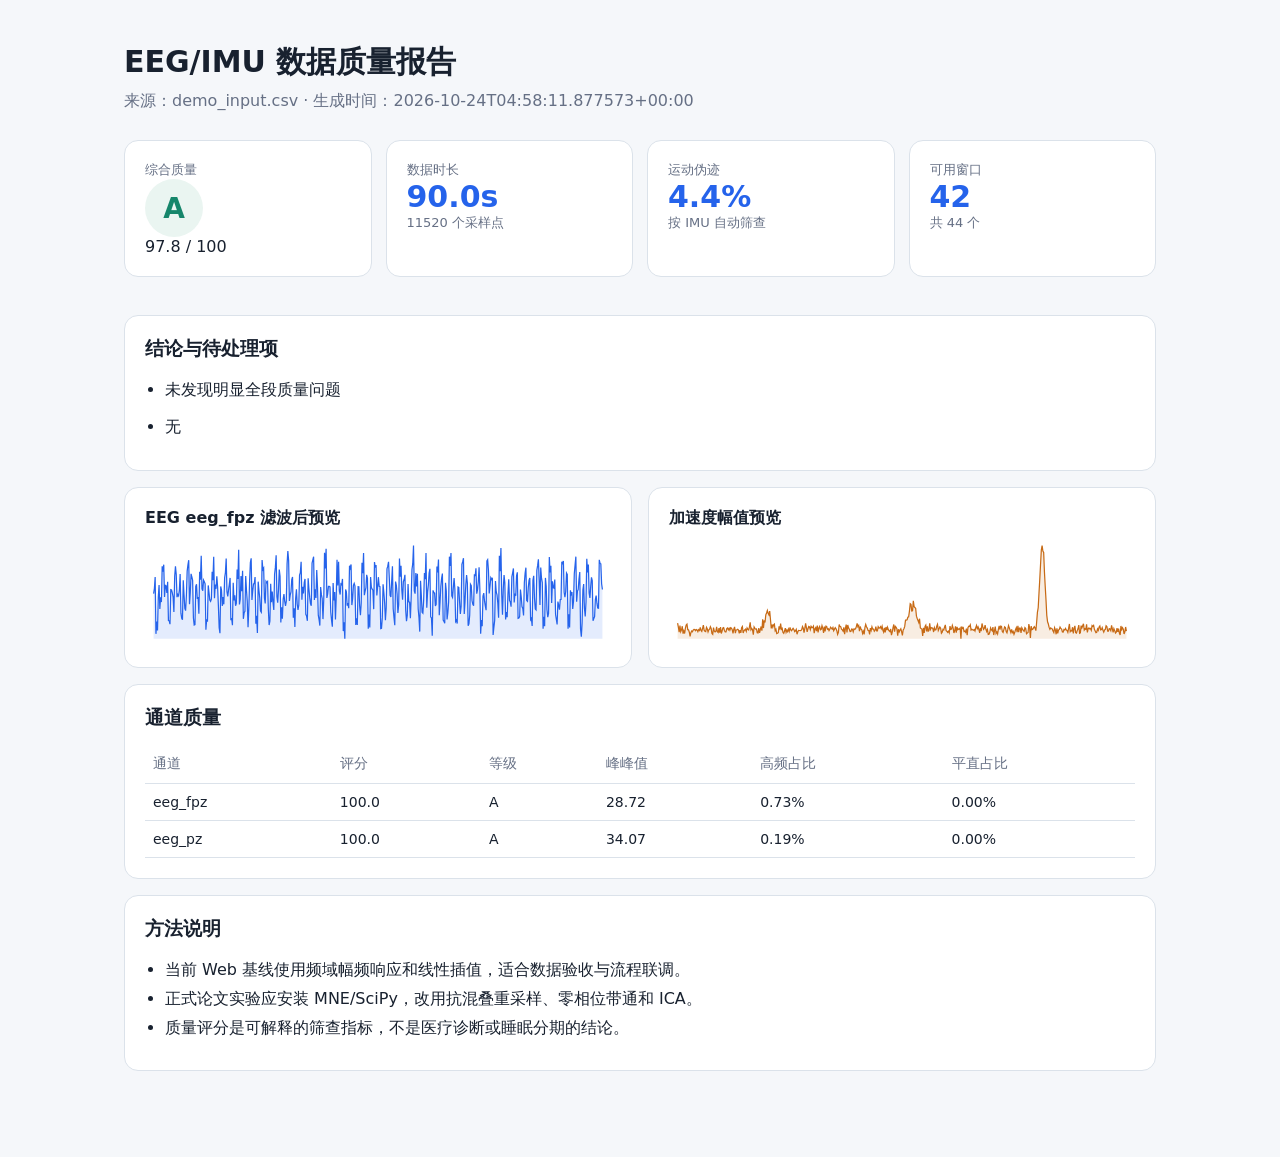
<file: reports/demo/report.html>
<!doctype html>
<html lang="zh-CN">
<head>
<meta charset="utf-8">
<meta name="viewport" content="width=device-width, initial-scale=1">
<title>EEG/IMU 数据质量报告</title>
<style>
:root{--ink:#18212f;--muted:#667085;--line:#dbe2ea;--paper:#f5f7fa;--blue:#2563eb;--green:#16866b}
*{box-sizing:border-box} body{margin:0;background:var(--paper);color:var(--ink);font-family:"Microsoft YaHei",system-ui,sans-serif}
main{max-width:1080px;margin:0 auto;padding:42px 24px 70px} h1{font-size:30px;margin:0 0 8px} h2{font-size:19px;margin:0 0 14px}
.sub{color:var(--muted);margin-bottom:28px} .grid{display:grid;grid-template-columns:repeat(4,1fr);gap:14px;margin-bottom:22px}
.card{background:#fff;border:1px solid var(--line);border-radius:14px;padding:20px;margin-bottom:16px}
.metric{font-size:30px;font-weight:700;color:var(--blue)} .label{color:var(--muted);font-size:13px}
.grade{display:inline-flex;align-items:center;justify-content:center;width:58px;height:58px;border-radius:50%;background:#eaf5f1;color:var(--green);font-size:28px;font-weight:700}
table{width:100%;border-collapse:collapse;font-size:14px} th,td{text-align:left;padding:10px 8px;border-bottom:1px solid var(--line)} th{color:var(--muted);font-weight:500}
svg{width:100%;height:auto;display:block} .chart-title{font-weight:600;margin-bottom:8px} .two{display:grid;grid-template-columns:1fr 1fr;gap:16px}
ul{margin:8px 0;padding-left:20px;line-height:1.8} .note{font-size:13px;color:var(--muted)}
@media(max-width:760px){.grid{grid-template-columns:1fr 1fr}.two{grid-template-columns:1fr}}
</style>
</head>
<body><main>
<h1>EEG/IMU 数据质量报告</h1>
<div class="sub">来源：demo_input.csv · 生成时间：2026-10-24T04:58:11.877573+00:00</div>
<section class="grid">
  <div class="card"><div class="label">综合质量</div><div class="grade">A</div><div>97.8 / 100</div></div>
  <div class="card"><div class="label">数据时长</div><div class="metric">90.0s</div><div class="label">11520 个采样点</div></div>
  <div class="card"><div class="label">运动伪迹</div><div class="metric">4.4%</div><div class="label">按 IMU 自动筛查</div></div>
  <div class="card"><div class="label">可用窗口</div><div class="metric">42</div><div class="label">共 44 个</div></div>
</section>
<section class="card"><h2>结论与待处理项</h2><ul><li>未发现明显全段质量问题</li></ul><ul><li>无</li></ul></section>
<div class="two">
  <section class="card"><div class="chart-title">EEG eeg_fpz 滤波后预览</div><svg viewBox="0 0 760 180" role="img" aria-label="signal chart"><path d="M 14.00 92.37 L 15.27 84.10 L 16.55 65.21 L 17.82 157.95 L 19.09 137.69 L 20.37 152.39 L 21.64 97.87 L 22.91 78.26 L 24.18 117.41 L 25.46 98.39 L 26.73 106.08 L 28.00 47.66 L 29.28 56.70 L 30.55 45.10 L 31.82 97.97 L 33.10 78.95 L 34.37 79.74 L 35.64 91.26 L 36.91 73.05 L 38.19 136.30 L 39.46 136.65 L 40.73 142.18 L 42.01 85.88 L 43.28 86.41 L 44.55 91.20 L 45.83 98.29 L 47.10 122.44 L 48.37 64.53 L 49.65 47.70 L 50.92 61.16 L 52.19 98.15 L 53.46 93.86 L 54.74 95.87 L 56.01 86.45 L 57.28 60.38 L 58.56 124.23 L 59.83 132.50 L 61.10 135.10 L 62.38 70.45 L 63.65 94.41 L 64.92 116.47 L 66.19 120.11 L 67.47 95.29 L 68.74 55.56 L 70.01 45.33 L 71.29 37.81 L 72.56 109.47 L 73.83 90.57 L 75.11 60.12 L 76.38 65.02 L 77.65 70.70 L 78.93 132.13 L 80.20 143.65 L 81.47 142.93 L 82.74 80.70 L 84.02 77.16 L 85.29 100.90 L 86.56 98.10 L 87.84 124.97 L 89.11 56.77 L 90.38 69.75 L 91.66 30.57 L 92.93 84.45 L 94.20 87.52 L 95.47 70.37 L 96.75 72.98 L 98.02 76.40 L 99.29 151.10 L 100.57 134.16 L 101.84 138.12 L 103.11 79.00 L 104.39 90.54 L 105.66 102.94 L 106.93 104.91 L 108.21 101.21 L 109.48 56.73 L 110.75 70.33 L 112.02 32.32 L 113.30 99.81 L 114.57 77.53 L 115.84 84.49 L 117.12 64.19 L 118.39 81.19 L 119.66 112.28 L 120.94 147.91 L 122.21 156.78 L 123.48 80.73 L 124.75 86.61 L 126.03 112.39 L 127.30 97.97 L 128.57 109.80 L 129.85 66.75 L 131.12 58.03 L 132.39 35.21 L 133.67 89.17 L 134.94 96.85 L 136.21 86.60 L 137.49 77.39 L 138.76 66.78 L 140.03 135.62 L 141.30 132.24 L 142.58 143.76 L 143.85 74.67 L 145.12 103.29 L 146.40 95.26 L 147.67 112.08 L 148.94 108.34 L 150.22 52.98 L 151.49 68.39 L 152.76 20.93 L 154.03 110.06 L 155.31 101.26 L 156.58 63.50 L 157.85 88.54 L 159.13 54.94 L 160.40 133.49 L 161.67 123.46 L 162.95 121.38 L 164.22 63.58 L 165.49 86.97 L 166.77 104.62 L 168.04 147.28 L 169.31 116.59 L 170.58 71.27 L 171.86 41.14 L 173.13 34.81 L 174.40 102.54 L 175.68 87.56 L 176.95 76.42 L 178.22 76.03 L 179.50 65.40 L 180.77 141.36 L 182.04 128.49 L 183.31 156.49 L 184.59 72.81 L 185.86 87.23 L 187.13 99.59 L 188.41 120.63 L 189.68 122.68 L 190.95 37.58 L 192.23 53.26 L 193.50 50.82 L 194.77 99.38 L 196.05 108.25 L 197.32 72.24 L 198.59 74.33 L 199.86 72.61 L 201.14 118.36 L 202.41 143.65 L 203.68 137.27 L 204.96 76.47 L 206.23 106.47 L 207.50 88.93 L 208.78 106.89 L 210.05 118.98 L 211.32 60.77 L 212.59 49.56 L 213.87 29.87 L 215.14 97.45 L 216.41 107.25 L 217.69 86.51 L 218.96 53.01 L 220.23 64.28 L 221.51 139.53 L 222.78 114.69 L 224.05 133.21 L 225.33 101.04 L 226.60 93.04 L 227.87 105.12 L 229.14 112.51 L 230.42 104.96 L 231.69 43.84 L 232.96 22.83 L 234.24 38.21 L 235.51 104.18 L 236.78 94.92 L 238.06 89.61 L 239.33 69.58 L 240.60 65.18 L 241.87 131.77 L 243.15 116.13 L 244.42 146.77 L 245.69 100.48 L 246.97 85.12 L 248.24 109.25 L 249.51 118.91 L 250.79 111.16 L 252.06 62.16 L 253.33 58.08 L 254.61 40.36 L 255.88 102.15 L 257.15 81.28 L 258.42 92.20 L 259.70 74.30 L 260.97 68.41 L 262.24 126.05 L 263.52 128.90 L 264.79 136.72 L 266.06 67.45 L 267.34 84.69 L 268.61 98.54 L 269.88 108.65 L 271.15 112.31 L 272.43 42.53 L 273.70 37.53 L 274.97 32.03 L 276.25 102.56 L 277.52 85.34 L 278.79 99.52 L 280.07 53.69 L 281.34 81.13 L 282.61 127.53 L 283.89 134.85 L 285.16 144.43 L 286.43 81.65 L 287.70 94.08 L 288.98 100.41 L 290.25 133.91 L 291.52 101.92 L 292.80 25.63 L 294.07 51.35 L 295.34 19.14 L 296.62 99.29 L 297.89 92.86 L 299.16 80.46 L 300.43 80.64 L 301.71 81.30 L 302.98 122.65 L 304.25 135.94 L 305.53 146.22 L 306.80 74.90 L 308.07 103.34 L 309.35 89.77 L 310.62 134.61 L 311.89 97.32 L 313.17 37.15 L 314.44 79.21 L 315.71 40.43 L 316.98 87.94 L 318.26 93.84 L 319.53 76.58 L 320.80 77.88 L 322.08 68.34 L 323.35 153.46 L 324.62 139.10 L 325.90 166.00 L 327.17 85.70 L 328.44 89.60 L 329.71 111.91 L 330.99 107.71 L 332.26 116.18 L 333.53 46.92 L 334.81 50.88 L 336.08 44.67 L 337.35 111.09 L 338.63 100.21 L 339.90 78.90 L 341.17 75.73 L 342.45 79.99 L 343.72 143.32 L 344.99 132.78 L 346.26 143.50 L 347.54 81.19 L 348.81 81.39 L 350.08 112.94 L 351.36 127.57 L 352.63 107.73 L 353.90 42.21 L 355.18 59.08 L 356.45 26.28 L 357.72 94.96 L 358.99 88.34 L 360.27 83.21 L 361.54 61.66 L 362.81 67.45 L 364.09 149.50 L 365.36 126.26 L 366.63 147.67 L 367.91 65.46 L 369.18 81.96 L 370.45 85.13 L 371.73 86.85 L 373.00 117.66 L 374.27 40.78 L 375.54 49.93 L 376.82 45.82 L 378.09 95.46 L 379.36 81.71 L 380.64 65.53 L 381.91 80.39 L 383.18 81.07 L 384.46 149.45 L 385.73 148.86 L 387.00 131.52 L 388.27 77.09 L 389.55 90.48 L 390.82 107.19 L 392.09 135.56 L 393.37 115.70 L 394.64 52.10 L 395.91 47.56 L 397.19 40.46 L 398.46 66.94 L 399.73 95.09 L 401.01 97.96 L 402.28 72.98 L 403.55 47.59 L 404.82 117.38 L 406.10 131.52 L 407.37 144.04 L 408.64 72.79 L 409.92 79.01 L 411.19 92.89 L 412.46 123.94 L 413.74 110.64 L 415.01 35.22 L 416.28 64.67 L 417.55 47.07 L 418.83 85.82 L 420.10 102.42 L 421.37 72.95 L 422.65 69.37 L 423.92 61.70 L 425.19 119.51 L 426.47 137.36 L 427.74 127.94 L 429.01 76.63 L 430.29 105.90 L 431.56 106.38 L 432.83 132.35 L 434.10 99.12 L 435.38 52.91 L 436.65 43.94 L 437.92 14.00 L 439.20 87.95 L 440.47 92.47 L 441.74 58.86 L 443.02 80.71 L 444.29 60.11 L 445.56 117.50 L 446.83 131.49 L 448.11 154.30 L 449.38 71.46 L 450.65 94.67 L 451.93 122.76 L 453.20 124.20 L 454.47 103.20 L 455.75 58.89 L 457.02 68.81 L 458.29 26.31 L 459.57 115.42 L 460.84 89.97 L 462.11 78.65 L 463.38 59.00 L 464.66 51.94 L 465.93 130.01 L 467.20 132.18 L 468.48 160.98 L 469.75 87.00 L 471.02 90.56 L 472.30 91.45 L 473.57 112.45 L 474.84 109.67 L 476.11 48.16 L 477.39 57.71 L 478.66 36.89 L 479.93 127.46 L 481.21 105.36 L 482.48 80.57 L 483.75 67.57 L 485.03 59.67 L 486.30 135.58 L 487.57 137.50 L 488.85 140.66 L 490.12 74.70 L 491.39 88.09 L 492.66 134.53 L 493.94 123.36 L 495.21 106.16 L 496.48 32.04 L 497.76 47.39 L 499.03 26.12 L 500.30 95.85 L 501.58 98.55 L 502.85 82.30 L 504.12 67.04 L 505.39 85.22 L 506.67 137.84 L 507.94 135.64 L 509.21 141.13 L 510.49 81.54 L 511.76 82.06 L 513.03 105.40 L 514.31 125.46 L 515.58 113.17 L 516.85 44.73 L 518.13 40.24 L 519.40 34.65 L 520.67 125.72 L 521.94 105.00 L 523.22 77.69 L 524.49 62.15 L 525.76 75.02 L 527.04 144.55 L 528.31 141.72 L 529.58 127.21 L 530.86 77.10 L 532.13 79.38 L 533.40 104.03 L 534.67 109.61 L 535.95 112.20 L 537.22 60.76 L 538.49 63.84 L 539.77 51.02 L 541.04 92.46 L 542.31 86.49 L 543.59 72.78 L 544.86 49.53 L 546.13 84.21 L 547.41 157.67 L 548.68 135.62 L 549.95 145.37 L 551.22 96.35 L 552.50 91.59 L 553.77 104.73 L 555.04 112.96 L 556.32 119.40 L 557.59 39.18 L 558.86 37.09 L 560.14 54.23 L 561.41 92.00 L 562.68 80.40 L 563.95 66.37 L 565.23 69.07 L 566.50 66.31 L 567.77 159.84 L 569.05 147.03 L 570.32 135.93 L 571.59 71.95 L 572.87 89.74 L 574.14 94.26 L 575.41 108.15 L 576.69 131.64 L 577.96 30.66 L 579.23 55.84 L 580.50 18.04 L 581.78 93.53 L 583.05 126.80 L 584.32 85.33 L 585.60 62.08 L 586.87 74.70 L 588.14 134.43 L 589.42 122.56 L 590.69 130.75 L 591.96 92.95 L 593.23 69.04 L 594.51 103.47 L 595.78 105.99 L 597.05 113.77 L 598.33 65.04 L 599.60 58.52 L 600.87 51.34 L 602.15 106.76 L 603.42 92.06 L 604.69 95.96 L 605.97 63.33 L 607.24 57.71 L 608.51 132.64 L 609.78 132.18 L 611.06 129.88 L 612.33 85.78 L 613.60 97.66 L 614.88 113.37 L 616.15 116.50 L 617.42 128.04 L 618.70 74.09 L 619.97 59.02 L 621.24 50.06 L 622.51 103.51 L 623.79 104.83 L 625.06 83.02 L 626.33 70.81 L 627.61 66.78 L 628.88 134.84 L 630.15 132.67 L 631.43 145.26 L 632.70 70.54 L 633.97 63.38 L 635.25 99.70 L 636.52 117.40 L 637.79 118.87 L 639.06 54.19 L 640.34 46.73 L 641.61 36.29 L 642.88 69.78 L 644.16 110.72 L 645.43 49.67 L 646.70 67.19 L 647.98 74.39 L 649.25 149.78 L 650.52 129.95 L 651.79 145.65 L 653.07 66.74 L 654.34 80.30 L 655.61 118.68 L 656.89 130.73 L 658.16 124.69 L 659.43 32.67 L 660.71 57.77 L 661.98 47.10 L 663.25 107.49 L 664.53 72.25 L 665.80 82.51 L 667.07 83.36 L 668.34 69.35 L 669.62 126.49 L 670.89 134.58 L 672.16 142.68 L 673.44 105.27 L 674.71 111.51 L 675.98 118.55 L 677.26 101.90 L 678.53 101.74 L 679.80 40.31 L 681.07 44.78 L 682.35 38.98 L 683.62 89.93 L 684.89 98.22 L 686.17 88.45 L 687.44 58.70 L 688.71 61.20 L 689.99 149.45 L 691.26 126.21 L 692.53 147.56 L 693.81 87.01 L 695.08 93.14 L 696.35 89.91 L 697.62 117.38 L 698.90 104.59 L 700.17 59.70 L 701.44 45.96 L 702.72 32.03 L 703.99 105.58 L 705.26 88.68 L 706.54 85.57 L 707.81 68.42 L 709.08 57.08 L 710.35 150.08 L 711.63 162.60 L 712.90 140.32 L 714.17 86.67 L 715.45 76.75 L 716.72 116.15 L 717.99 129.46 L 719.27 106.17 L 720.54 35.44 L 721.81 57.67 L 723.09 44.89 L 724.36 91.40 L 725.63 99.25 L 726.90 80.88 L 728.18 65.72 L 729.45 71.20 L 730.72 136.47 L 732.00 132.98 L 733.27 129.94 L 734.54 101.58 L 735.82 95.72 L 737.09 107.98 L 738.36 115.67 L 739.63 116.05 L 740.91 37.12 L 742.18 43.13 L 743.45 43.77 L 744.73 76.26 L 746.00 85.68 L 746.00 166 L 14.00 166 Z" fill="rgba(37,99,235,0.12)"/><path d="M 14.00 92.37 L 15.27 84.10 L 16.55 65.21 L 17.82 157.95 L 19.09 137.69 L 20.37 152.39 L 21.64 97.87 L 22.91 78.26 L 24.18 117.41 L 25.46 98.39 L 26.73 106.08 L 28.00 47.66 L 29.28 56.70 L 30.55 45.10 L 31.82 97.97 L 33.10 78.95 L 34.37 79.74 L 35.64 91.26 L 36.91 73.05 L 38.19 136.30 L 39.46 136.65 L 40.73 142.18 L 42.01 85.88 L 43.28 86.41 L 44.55 91.20 L 45.83 98.29 L 47.10 122.44 L 48.37 64.53 L 49.65 47.70 L 50.92 61.16 L 52.19 98.15 L 53.46 93.86 L 54.74 95.87 L 56.01 86.45 L 57.28 60.38 L 58.56 124.23 L 59.83 132.50 L 61.10 135.10 L 62.38 70.45 L 63.65 94.41 L 64.92 116.47 L 66.19 120.11 L 67.47 95.29 L 68.74 55.56 L 70.01 45.33 L 71.29 37.81 L 72.56 109.47 L 73.83 90.57 L 75.11 60.12 L 76.38 65.02 L 77.65 70.70 L 78.93 132.13 L 80.20 143.65 L 81.47 142.93 L 82.74 80.70 L 84.02 77.16 L 85.29 100.90 L 86.56 98.10 L 87.84 124.97 L 89.11 56.77 L 90.38 69.75 L 91.66 30.57 L 92.93 84.45 L 94.20 87.52 L 95.47 70.37 L 96.75 72.98 L 98.02 76.40 L 99.29 151.10 L 100.57 134.16 L 101.84 138.12 L 103.11 79.00 L 104.39 90.54 L 105.66 102.94 L 106.93 104.91 L 108.21 101.21 L 109.48 56.73 L 110.75 70.33 L 112.02 32.32 L 113.30 99.81 L 114.57 77.53 L 115.84 84.49 L 117.12 64.19 L 118.39 81.19 L 119.66 112.28 L 120.94 147.91 L 122.21 156.78 L 123.48 80.73 L 124.75 86.61 L 126.03 112.39 L 127.30 97.97 L 128.57 109.80 L 129.85 66.75 L 131.12 58.03 L 132.39 35.21 L 133.67 89.17 L 134.94 96.85 L 136.21 86.60 L 137.49 77.39 L 138.76 66.78 L 140.03 135.62 L 141.30 132.24 L 142.58 143.76 L 143.85 74.67 L 145.12 103.29 L 146.40 95.26 L 147.67 112.08 L 148.94 108.34 L 150.22 52.98 L 151.49 68.39 L 152.76 20.93 L 154.03 110.06 L 155.31 101.26 L 156.58 63.50 L 157.85 88.54 L 159.13 54.94 L 160.40 133.49 L 161.67 123.46 L 162.95 121.38 L 164.22 63.58 L 165.49 86.97 L 166.77 104.62 L 168.04 147.28 L 169.31 116.59 L 170.58 71.27 L 171.86 41.14 L 173.13 34.81 L 174.40 102.54 L 175.68 87.56 L 176.95 76.42 L 178.22 76.03 L 179.50 65.40 L 180.77 141.36 L 182.04 128.49 L 183.31 156.49 L 184.59 72.81 L 185.86 87.23 L 187.13 99.59 L 188.41 120.63 L 189.68 122.68 L 190.95 37.58 L 192.23 53.26 L 193.50 50.82 L 194.77 99.38 L 196.05 108.25 L 197.32 72.24 L 198.59 74.33 L 199.86 72.61 L 201.14 118.36 L 202.41 143.65 L 203.68 137.27 L 204.96 76.47 L 206.23 106.47 L 207.50 88.93 L 208.78 106.89 L 210.05 118.98 L 211.32 60.77 L 212.59 49.56 L 213.87 29.87 L 215.14 97.45 L 216.41 107.25 L 217.69 86.51 L 218.96 53.01 L 220.23 64.28 L 221.51 139.53 L 222.78 114.69 L 224.05 133.21 L 225.33 101.04 L 226.60 93.04 L 227.87 105.12 L 229.14 112.51 L 230.42 104.96 L 231.69 43.84 L 232.96 22.83 L 234.24 38.21 L 235.51 104.18 L 236.78 94.92 L 238.06 89.61 L 239.33 69.58 L 240.60 65.18 L 241.87 131.77 L 243.15 116.13 L 244.42 146.77 L 245.69 100.48 L 246.97 85.12 L 248.24 109.25 L 249.51 118.91 L 250.79 111.16 L 252.06 62.16 L 253.33 58.08 L 254.61 40.36 L 255.88 102.15 L 257.15 81.28 L 258.42 92.20 L 259.70 74.30 L 260.97 68.41 L 262.24 126.05 L 263.52 128.90 L 264.79 136.72 L 266.06 67.45 L 267.34 84.69 L 268.61 98.54 L 269.88 108.65 L 271.15 112.31 L 272.43 42.53 L 273.70 37.53 L 274.97 32.03 L 276.25 102.56 L 277.52 85.34 L 278.79 99.52 L 280.07 53.69 L 281.34 81.13 L 282.61 127.53 L 283.89 134.85 L 285.16 144.43 L 286.43 81.65 L 287.70 94.08 L 288.98 100.41 L 290.25 133.91 L 291.52 101.92 L 292.80 25.63 L 294.07 51.35 L 295.34 19.14 L 296.62 99.29 L 297.89 92.86 L 299.16 80.46 L 300.43 80.64 L 301.71 81.30 L 302.98 122.65 L 304.25 135.94 L 305.53 146.22 L 306.80 74.90 L 308.07 103.34 L 309.35 89.77 L 310.62 134.61 L 311.89 97.32 L 313.17 37.15 L 314.44 79.21 L 315.71 40.43 L 316.98 87.94 L 318.26 93.84 L 319.53 76.58 L 320.80 77.88 L 322.08 68.34 L 323.35 153.46 L 324.62 139.10 L 325.90 166.00 L 327.17 85.70 L 328.44 89.60 L 329.71 111.91 L 330.99 107.71 L 332.26 116.18 L 333.53 46.92 L 334.81 50.88 L 336.08 44.67 L 337.35 111.09 L 338.63 100.21 L 339.90 78.90 L 341.17 75.73 L 342.45 79.99 L 343.72 143.32 L 344.99 132.78 L 346.26 143.50 L 347.54 81.19 L 348.81 81.39 L 350.08 112.94 L 351.36 127.57 L 352.63 107.73 L 353.90 42.21 L 355.18 59.08 L 356.45 26.28 L 357.72 94.96 L 358.99 88.34 L 360.27 83.21 L 361.54 61.66 L 362.81 67.45 L 364.09 149.50 L 365.36 126.26 L 366.63 147.67 L 367.91 65.46 L 369.18 81.96 L 370.45 85.13 L 371.73 86.85 L 373.00 117.66 L 374.27 40.78 L 375.54 49.93 L 376.82 45.82 L 378.09 95.46 L 379.36 81.71 L 380.64 65.53 L 381.91 80.39 L 383.18 81.07 L 384.46 149.45 L 385.73 148.86 L 387.00 131.52 L 388.27 77.09 L 389.55 90.48 L 390.82 107.19 L 392.09 135.56 L 393.37 115.70 L 394.64 52.10 L 395.91 47.56 L 397.19 40.46 L 398.46 66.94 L 399.73 95.09 L 401.01 97.96 L 402.28 72.98 L 403.55 47.59 L 404.82 117.38 L 406.10 131.52 L 407.37 144.04 L 408.64 72.79 L 409.92 79.01 L 411.19 92.89 L 412.46 123.94 L 413.74 110.64 L 415.01 35.22 L 416.28 64.67 L 417.55 47.07 L 418.83 85.82 L 420.10 102.42 L 421.37 72.95 L 422.65 69.37 L 423.92 61.70 L 425.19 119.51 L 426.47 137.36 L 427.74 127.94 L 429.01 76.63 L 430.29 105.90 L 431.56 106.38 L 432.83 132.35 L 434.10 99.12 L 435.38 52.91 L 436.65 43.94 L 437.92 14.00 L 439.20 87.95 L 440.47 92.47 L 441.74 58.86 L 443.02 80.71 L 444.29 60.11 L 445.56 117.50 L 446.83 131.49 L 448.11 154.30 L 449.38 71.46 L 450.65 94.67 L 451.93 122.76 L 453.20 124.20 L 454.47 103.20 L 455.75 58.89 L 457.02 68.81 L 458.29 26.31 L 459.57 115.42 L 460.84 89.97 L 462.11 78.65 L 463.38 59.00 L 464.66 51.94 L 465.93 130.01 L 467.20 132.18 L 468.48 160.98 L 469.75 87.00 L 471.02 90.56 L 472.30 91.45 L 473.57 112.45 L 474.84 109.67 L 476.11 48.16 L 477.39 57.71 L 478.66 36.89 L 479.93 127.46 L 481.21 105.36 L 482.48 80.57 L 483.75 67.57 L 485.03 59.67 L 486.30 135.58 L 487.57 137.50 L 488.85 140.66 L 490.12 74.70 L 491.39 88.09 L 492.66 134.53 L 493.94 123.36 L 495.21 106.16 L 496.48 32.04 L 497.76 47.39 L 499.03 26.12 L 500.30 95.85 L 501.58 98.55 L 502.85 82.30 L 504.12 67.04 L 505.39 85.22 L 506.67 137.84 L 507.94 135.64 L 509.21 141.13 L 510.49 81.54 L 511.76 82.06 L 513.03 105.40 L 514.31 125.46 L 515.58 113.17 L 516.85 44.73 L 518.13 40.24 L 519.40 34.65 L 520.67 125.72 L 521.94 105.00 L 523.22 77.69 L 524.49 62.15 L 525.76 75.02 L 527.04 144.55 L 528.31 141.72 L 529.58 127.21 L 530.86 77.10 L 532.13 79.38 L 533.40 104.03 L 534.67 109.61 L 535.95 112.20 L 537.22 60.76 L 538.49 63.84 L 539.77 51.02 L 541.04 92.46 L 542.31 86.49 L 543.59 72.78 L 544.86 49.53 L 546.13 84.21 L 547.41 157.67 L 548.68 135.62 L 549.95 145.37 L 551.22 96.35 L 552.50 91.59 L 553.77 104.73 L 555.04 112.96 L 556.32 119.40 L 557.59 39.18 L 558.86 37.09 L 560.14 54.23 L 561.41 92.00 L 562.68 80.40 L 563.95 66.37 L 565.23 69.07 L 566.50 66.31 L 567.77 159.84 L 569.05 147.03 L 570.32 135.93 L 571.59 71.95 L 572.87 89.74 L 574.14 94.26 L 575.41 108.15 L 576.69 131.64 L 577.96 30.66 L 579.23 55.84 L 580.50 18.04 L 581.78 93.53 L 583.05 126.80 L 584.32 85.33 L 585.60 62.08 L 586.87 74.70 L 588.14 134.43 L 589.42 122.56 L 590.69 130.75 L 591.96 92.95 L 593.23 69.04 L 594.51 103.47 L 595.78 105.99 L 597.05 113.77 L 598.33 65.04 L 599.60 58.52 L 600.87 51.34 L 602.15 106.76 L 603.42 92.06 L 604.69 95.96 L 605.97 63.33 L 607.24 57.71 L 608.51 132.64 L 609.78 132.18 L 611.06 129.88 L 612.33 85.78 L 613.60 97.66 L 614.88 113.37 L 616.15 116.50 L 617.42 128.04 L 618.70 74.09 L 619.97 59.02 L 621.24 50.06 L 622.51 103.51 L 623.79 104.83 L 625.06 83.02 L 626.33 70.81 L 627.61 66.78 L 628.88 134.84 L 630.15 132.67 L 631.43 145.26 L 632.70 70.54 L 633.97 63.38 L 635.25 99.70 L 636.52 117.40 L 637.79 118.87 L 639.06 54.19 L 640.34 46.73 L 641.61 36.29 L 642.88 69.78 L 644.16 110.72 L 645.43 49.67 L 646.70 67.19 L 647.98 74.39 L 649.25 149.78 L 650.52 129.95 L 651.79 145.65 L 653.07 66.74 L 654.34 80.30 L 655.61 118.68 L 656.89 130.73 L 658.16 124.69 L 659.43 32.67 L 660.71 57.77 L 661.98 47.10 L 663.25 107.49 L 664.53 72.25 L 665.80 82.51 L 667.07 83.36 L 668.34 69.35 L 669.62 126.49 L 670.89 134.58 L 672.16 142.68 L 673.44 105.27 L 674.71 111.51 L 675.98 118.55 L 677.26 101.90 L 678.53 101.74 L 679.80 40.31 L 681.07 44.78 L 682.35 38.98 L 683.62 89.93 L 684.89 98.22 L 686.17 88.45 L 687.44 58.70 L 688.71 61.20 L 689.99 149.45 L 691.26 126.21 L 692.53 147.56 L 693.81 87.01 L 695.08 93.14 L 696.35 89.91 L 697.62 117.38 L 698.90 104.59 L 700.17 59.70 L 701.44 45.96 L 702.72 32.03 L 703.99 105.58 L 705.26 88.68 L 706.54 85.57 L 707.81 68.42 L 709.08 57.08 L 710.35 150.08 L 711.63 162.60 L 712.90 140.32 L 714.17 86.67 L 715.45 76.75 L 716.72 116.15 L 717.99 129.46 L 719.27 106.17 L 720.54 35.44 L 721.81 57.67 L 723.09 44.89 L 724.36 91.40 L 725.63 99.25 L 726.90 80.88 L 728.18 65.72 L 729.45 71.20 L 730.72 136.47 L 732.00 132.98 L 733.27 129.94 L 734.54 101.58 L 735.82 95.72 L 737.09 107.98 L 738.36 115.67 L 739.63 116.05 L 740.91 37.12 L 742.18 43.13 L 743.45 43.77 L 744.73 76.26 L 746.00 85.68" fill="none" stroke="#2563eb" stroke-width="2"/></svg></section>
  <section class="card"><div class="chart-title">加速度幅值预览</div><svg viewBox="0 0 760 180" role="img" aria-label="signal chart"><path d="M 14.00 140.54 L 15.27 147.07 L 16.55 155.29 L 17.82 144.49 L 19.09 154.38 L 20.37 151.34 L 21.64 145.49 L 22.91 157.51 L 24.18 153.06 L 25.46 157.38 L 26.73 148.48 L 28.00 143.58 L 29.28 142.04 L 30.55 151.16 L 31.82 151.39 L 33.10 155.29 L 34.37 161.96 L 35.64 156.06 L 36.91 153.47 L 38.19 154.65 L 39.46 151.75 L 40.73 150.61 L 42.01 151.02 L 43.28 152.75 L 44.55 150.98 L 45.83 151.52 L 47.10 154.29 L 48.37 151.07 L 49.65 152.57 L 50.92 147.48 L 52.19 152.29 L 53.46 153.97 L 54.74 149.03 L 56.01 143.67 L 57.28 151.93 L 58.56 153.75 L 59.83 154.34 L 61.10 147.26 L 62.38 149.75 L 63.65 154.88 L 64.92 151.29 L 66.19 150.34 L 67.47 146.26 L 68.74 149.12 L 70.01 157.24 L 71.29 158.65 L 72.56 147.89 L 73.83 153.38 L 75.11 154.74 L 76.38 153.88 L 77.65 146.48 L 78.93 154.61 L 80.20 155.74 L 81.47 148.75 L 82.74 155.92 L 84.02 146.85 L 85.29 157.33 L 86.56 153.25 L 87.84 148.25 L 89.11 147.66 L 90.38 152.52 L 91.66 154.83 L 92.93 154.83 L 94.20 149.39 L 95.47 148.44 L 96.75 151.29 L 98.02 148.84 L 99.29 152.11 L 100.57 147.98 L 101.84 148.84 L 103.11 151.29 L 104.39 157.29 L 105.66 150.21 L 106.93 146.62 L 108.21 156.70 L 109.48 151.57 L 110.75 151.25 L 112.02 150.43 L 113.30 151.88 L 114.57 157.19 L 115.84 151.79 L 117.12 156.47 L 118.39 147.89 L 119.66 146.03 L 120.94 156.51 L 122.21 153.16 L 123.48 151.70 L 124.75 150.39 L 126.03 153.97 L 127.30 148.39 L 128.57 150.70 L 129.85 151.61 L 131.12 147.07 L 132.39 139.09 L 133.67 151.48 L 134.94 149.25 L 136.21 151.34 L 137.49 159.46 L 138.76 146.76 L 140.03 149.03 L 141.30 150.30 L 142.58 149.93 L 143.85 156.15 L 145.12 156.42 L 146.40 148.57 L 147.67 156.38 L 148.94 151.02 L 150.22 145.98 L 151.49 152.93 L 152.76 134.27 L 154.03 148.53 L 155.31 135.95 L 156.58 139.49 L 157.85 126.97 L 159.13 123.84 L 160.40 119.84 L 161.67 124.52 L 162.95 127.01 L 164.22 120.70 L 165.49 134.50 L 166.77 149.16 L 168.04 142.76 L 169.31 147.21 L 170.58 143.35 L 171.86 141.99 L 173.13 152.66 L 174.40 150.57 L 175.68 157.47 L 176.95 156.92 L 178.22 156.15 L 179.50 145.76 L 180.77 150.84 L 182.04 141.17 L 183.31 150.48 L 184.59 149.03 L 185.86 155.83 L 187.13 157.06 L 188.41 153.43 L 189.68 148.53 L 190.95 155.61 L 192.23 151.88 L 193.50 154.34 L 194.77 150.11 L 196.05 153.93 L 197.32 147.44 L 198.59 151.66 L 199.86 152.97 L 201.14 150.75 L 202.41 148.89 L 203.68 150.75 L 204.96 154.24 L 206.23 152.93 L 207.50 150.61 L 208.78 158.65 L 210.05 154.65 L 211.32 152.29 L 212.59 152.52 L 213.87 152.61 L 215.14 152.34 L 216.41 151.11 L 217.69 146.03 L 218.96 148.71 L 220.23 156.15 L 221.51 148.89 L 222.78 140.81 L 224.05 147.94 L 225.33 154.65 L 226.60 149.62 L 227.87 145.94 L 229.14 146.76 L 230.42 150.98 L 231.69 145.67 L 232.96 147.75 L 234.24 147.75 L 235.51 145.53 L 236.78 156.97 L 238.06 149.75 L 239.33 147.75 L 240.60 153.65 L 241.87 144.35 L 243.15 155.79 L 244.42 148.30 L 245.69 145.89 L 246.97 151.39 L 248.24 150.70 L 249.51 144.62 L 250.79 148.62 L 252.06 156.47 L 253.33 146.12 L 254.61 154.02 L 255.88 145.30 L 257.15 145.80 L 258.42 150.57 L 259.70 149.66 L 260.97 152.66 L 262.24 150.30 L 263.52 146.98 L 264.79 148.53 L 266.06 150.11 L 267.34 147.66 L 268.61 152.84 L 269.88 150.25 L 271.15 147.80 L 272.43 149.62 L 273.70 152.75 L 274.97 158.78 L 276.25 155.52 L 277.52 142.72 L 278.79 145.80 L 280.07 146.35 L 281.34 150.25 L 282.61 151.43 L 283.89 153.43 L 285.16 147.26 L 286.43 158.33 L 287.70 149.34 L 288.98 142.90 L 290.25 155.52 L 291.52 143.58 L 292.80 148.25 L 294.07 150.43 L 295.34 154.15 L 296.62 153.97 L 297.89 150.16 L 299.16 150.48 L 300.43 154.61 L 301.71 149.75 L 302.98 150.39 L 304.25 149.62 L 305.53 146.12 L 306.80 141.08 L 308.07 146.39 L 309.35 144.40 L 310.62 153.43 L 311.89 145.98 L 313.17 150.34 L 314.44 151.57 L 315.71 157.42 L 316.98 153.61 L 318.26 158.97 L 319.53 147.71 L 320.80 142.63 L 322.08 146.35 L 323.35 148.62 L 324.62 152.38 L 325.90 152.61 L 327.17 158.97 L 328.44 148.62 L 329.71 152.43 L 330.99 146.39 L 332.26 150.25 L 333.53 150.25 L 334.81 153.84 L 336.08 152.16 L 337.35 146.08 L 338.63 153.25 L 339.90 153.29 L 341.17 146.35 L 342.45 148.66 L 343.72 148.48 L 344.99 146.30 L 346.26 149.48 L 347.54 145.58 L 348.81 152.07 L 350.08 155.15 L 351.36 148.30 L 352.63 155.52 L 353.90 146.80 L 355.18 151.93 L 356.45 147.16 L 357.72 151.16 L 358.99 152.97 L 360.27 154.29 L 361.54 149.98 L 362.81 160.05 L 364.09 155.11 L 365.36 147.98 L 366.63 142.67 L 367.91 154.43 L 369.18 145.89 L 370.45 147.30 L 371.73 150.11 L 373.00 161.14 L 374.27 150.43 L 375.54 154.56 L 376.82 151.57 L 378.09 149.66 L 379.36 154.29 L 380.64 160.60 L 381.91 151.70 L 383.18 149.75 L 384.46 145.80 L 385.73 135.50 L 387.00 135.59 L 388.27 134.91 L 389.55 130.92 L 390.82 130.33 L 392.09 121.29 L 393.37 108.90 L 394.64 109.95 L 395.91 120.61 L 397.19 120.34 L 398.46 104.00 L 399.73 113.58 L 401.01 115.03 L 402.28 116.26 L 403.55 129.10 L 404.82 132.82 L 406.10 136.18 L 407.37 139.45 L 408.64 133.32 L 409.92 148.25 L 411.19 149.25 L 412.46 150.16 L 413.74 161.33 L 415.01 147.98 L 416.28 156.33 L 417.55 145.98 L 418.83 143.72 L 420.10 154.02 L 421.37 145.53 L 422.65 153.52 L 423.92 152.66 L 425.19 140.86 L 426.47 150.66 L 427.74 148.03 L 429.01 148.30 L 430.29 149.07 L 431.56 154.97 L 432.83 147.94 L 434.10 151.66 L 435.38 151.39 L 436.65 145.62 L 437.92 142.54 L 439.20 152.57 L 440.47 149.80 L 441.74 146.80 L 443.02 148.66 L 444.29 156.92 L 445.56 155.33 L 446.83 150.61 L 448.11 151.61 L 449.38 146.94 L 450.65 143.35 L 451.93 152.70 L 453.20 153.70 L 454.47 155.70 L 455.75 153.75 L 457.02 156.33 L 458.29 145.35 L 459.57 150.70 L 460.84 150.21 L 462.11 144.17 L 463.38 148.25 L 464.66 156.51 L 465.93 152.88 L 467.20 145.58 L 468.48 156.11 L 469.75 146.44 L 471.02 151.20 L 472.30 149.98 L 473.57 150.39 L 474.84 148.48 L 476.11 166.00 L 477.39 145.85 L 478.66 149.16 L 479.93 147.89 L 481.21 154.29 L 482.48 153.52 L 483.75 155.42 L 485.03 149.52 L 486.30 160.28 L 487.57 147.75 L 488.85 145.49 L 490.12 146.03 L 491.39 143.40 L 492.66 151.75 L 493.94 150.66 L 495.21 151.39 L 496.48 152.07 L 497.76 150.84 L 499.03 153.38 L 500.30 148.07 L 501.58 144.26 L 502.85 149.57 L 504.12 146.80 L 505.39 150.48 L 506.67 156.42 L 507.94 147.98 L 509.21 153.56 L 510.49 140.99 L 511.76 146.21 L 513.03 150.48 L 514.31 148.66 L 515.58 143.85 L 516.85 150.52 L 518.13 154.06 L 519.40 150.89 L 520.67 158.92 L 521.94 158.56 L 523.22 155.47 L 524.49 148.34 L 525.76 151.29 L 527.04 153.02 L 528.31 146.98 L 529.58 159.92 L 530.86 152.79 L 532.13 146.26 L 533.40 157.33 L 534.67 154.79 L 535.95 158.10 L 537.22 150.43 L 538.49 145.08 L 539.77 151.20 L 541.04 145.49 L 542.31 145.98 L 543.59 154.15 L 544.86 155.65 L 546.13 150.98 L 547.41 146.44 L 548.68 147.57 L 549.95 154.11 L 551.22 156.24 L 552.50 150.80 L 553.77 144.53 L 555.04 148.21 L 556.32 151.98 L 557.59 155.79 L 558.86 150.80 L 560.14 155.97 L 561.41 154.11 L 562.68 158.78 L 563.95 155.47 L 565.23 150.75 L 566.50 147.94 L 567.77 155.38 L 569.05 145.08 L 570.32 155.33 L 571.59 148.71 L 572.87 148.57 L 574.14 156.47 L 575.41 147.98 L 576.69 150.39 L 577.96 152.70 L 579.23 153.84 L 580.50 147.71 L 581.78 149.25 L 583.05 157.65 L 584.32 156.47 L 585.60 155.70 L 586.87 141.95 L 588.14 147.80 L 589.42 164.73 L 590.69 145.39 L 591.96 151.07 L 593.23 150.52 L 594.51 148.21 L 595.78 146.26 L 597.05 148.57 L 598.33 152.79 L 599.60 138.95 L 600.87 122.97 L 602.15 115.44 L 603.42 91.75 L 604.69 69.51 L 605.97 44.95 L 607.24 21.40 L 608.51 14.00 L 609.78 22.94 L 611.06 25.03 L 612.33 56.94 L 613.60 80.67 L 614.88 102.69 L 616.15 127.83 L 617.42 138.27 L 618.70 141.95 L 619.97 147.44 L 621.24 150.61 L 622.51 148.39 L 623.79 149.25 L 625.06 150.02 L 626.33 153.43 L 627.61 155.79 L 628.88 148.03 L 630.15 151.52 L 631.43 158.65 L 632.70 148.84 L 633.97 157.06 L 635.25 151.79 L 636.52 150.70 L 637.79 146.89 L 639.06 149.16 L 640.34 150.16 L 641.61 154.97 L 642.88 155.15 L 644.16 150.89 L 645.43 151.57 L 646.70 149.12 L 647.98 151.61 L 649.25 152.38 L 650.52 155.47 L 651.79 148.75 L 653.07 141.85 L 654.34 154.43 L 655.61 152.52 L 656.89 153.43 L 658.16 147.16 L 659.43 157.42 L 660.71 149.16 L 661.98 144.85 L 663.25 156.01 L 664.53 156.83 L 665.80 152.66 L 667.07 149.71 L 668.34 143.76 L 669.62 157.06 L 670.89 156.33 L 672.16 144.53 L 673.44 148.07 L 674.71 144.85 L 675.98 141.45 L 677.26 151.79 L 678.53 149.84 L 679.80 150.61 L 681.07 142.58 L 682.35 155.47 L 683.62 149.84 L 684.89 148.34 L 686.17 150.02 L 687.44 149.16 L 688.71 152.11 L 689.99 144.44 L 691.26 145.76 L 692.53 144.26 L 693.81 150.48 L 695.08 153.25 L 696.35 156.06 L 697.62 155.38 L 698.90 149.98 L 700.17 152.25 L 701.44 146.98 L 702.72 145.12 L 703.99 151.52 L 705.26 151.07 L 706.54 147.80 L 707.81 152.02 L 709.08 155.15 L 710.35 151.66 L 711.63 150.84 L 712.90 144.62 L 714.17 145.98 L 715.45 153.52 L 716.72 153.61 L 717.99 149.43 L 719.27 149.98 L 720.54 152.75 L 721.81 144.08 L 723.09 149.89 L 724.36 155.42 L 725.63 149.52 L 726.90 152.66 L 728.18 156.65 L 729.45 155.20 L 730.72 148.75 L 732.00 154.65 L 733.27 149.34 L 734.54 156.65 L 735.82 159.74 L 737.09 145.08 L 738.36 151.02 L 739.63 148.03 L 740.91 150.52 L 742.18 158.15 L 743.45 154.56 L 744.73 146.76 L 746.00 153.43 L 746.00 166 L 14.00 166 Z" fill="rgba(199,106,21,0.12)"/><path d="M 14.00 140.54 L 15.27 147.07 L 16.55 155.29 L 17.82 144.49 L 19.09 154.38 L 20.37 151.34 L 21.64 145.49 L 22.91 157.51 L 24.18 153.06 L 25.46 157.38 L 26.73 148.48 L 28.00 143.58 L 29.28 142.04 L 30.55 151.16 L 31.82 151.39 L 33.10 155.29 L 34.37 161.96 L 35.64 156.06 L 36.91 153.47 L 38.19 154.65 L 39.46 151.75 L 40.73 150.61 L 42.01 151.02 L 43.28 152.75 L 44.55 150.98 L 45.83 151.52 L 47.10 154.29 L 48.37 151.07 L 49.65 152.57 L 50.92 147.48 L 52.19 152.29 L 53.46 153.97 L 54.74 149.03 L 56.01 143.67 L 57.28 151.93 L 58.56 153.75 L 59.83 154.34 L 61.10 147.26 L 62.38 149.75 L 63.65 154.88 L 64.92 151.29 L 66.19 150.34 L 67.47 146.26 L 68.74 149.12 L 70.01 157.24 L 71.29 158.65 L 72.56 147.89 L 73.83 153.38 L 75.11 154.74 L 76.38 153.88 L 77.65 146.48 L 78.93 154.61 L 80.20 155.74 L 81.47 148.75 L 82.74 155.92 L 84.02 146.85 L 85.29 157.33 L 86.56 153.25 L 87.84 148.25 L 89.11 147.66 L 90.38 152.52 L 91.66 154.83 L 92.93 154.83 L 94.20 149.39 L 95.47 148.44 L 96.75 151.29 L 98.02 148.84 L 99.29 152.11 L 100.57 147.98 L 101.84 148.84 L 103.11 151.29 L 104.39 157.29 L 105.66 150.21 L 106.93 146.62 L 108.21 156.70 L 109.48 151.57 L 110.75 151.25 L 112.02 150.43 L 113.30 151.88 L 114.57 157.19 L 115.84 151.79 L 117.12 156.47 L 118.39 147.89 L 119.66 146.03 L 120.94 156.51 L 122.21 153.16 L 123.48 151.70 L 124.75 150.39 L 126.03 153.97 L 127.30 148.39 L 128.57 150.70 L 129.85 151.61 L 131.12 147.07 L 132.39 139.09 L 133.67 151.48 L 134.94 149.25 L 136.21 151.34 L 137.49 159.46 L 138.76 146.76 L 140.03 149.03 L 141.30 150.30 L 142.58 149.93 L 143.85 156.15 L 145.12 156.42 L 146.40 148.57 L 147.67 156.38 L 148.94 151.02 L 150.22 145.98 L 151.49 152.93 L 152.76 134.27 L 154.03 148.53 L 155.31 135.95 L 156.58 139.49 L 157.85 126.97 L 159.13 123.84 L 160.40 119.84 L 161.67 124.52 L 162.95 127.01 L 164.22 120.70 L 165.49 134.50 L 166.77 149.16 L 168.04 142.76 L 169.31 147.21 L 170.58 143.35 L 171.86 141.99 L 173.13 152.66 L 174.40 150.57 L 175.68 157.47 L 176.95 156.92 L 178.22 156.15 L 179.50 145.76 L 180.77 150.84 L 182.04 141.17 L 183.31 150.48 L 184.59 149.03 L 185.86 155.83 L 187.13 157.06 L 188.41 153.43 L 189.68 148.53 L 190.95 155.61 L 192.23 151.88 L 193.50 154.34 L 194.77 150.11 L 196.05 153.93 L 197.32 147.44 L 198.59 151.66 L 199.86 152.97 L 201.14 150.75 L 202.41 148.89 L 203.68 150.75 L 204.96 154.24 L 206.23 152.93 L 207.50 150.61 L 208.78 158.65 L 210.05 154.65 L 211.32 152.29 L 212.59 152.52 L 213.87 152.61 L 215.14 152.34 L 216.41 151.11 L 217.69 146.03 L 218.96 148.71 L 220.23 156.15 L 221.51 148.89 L 222.78 140.81 L 224.05 147.94 L 225.33 154.65 L 226.60 149.62 L 227.87 145.94 L 229.14 146.76 L 230.42 150.98 L 231.69 145.67 L 232.96 147.75 L 234.24 147.75 L 235.51 145.53 L 236.78 156.97 L 238.06 149.75 L 239.33 147.75 L 240.60 153.65 L 241.87 144.35 L 243.15 155.79 L 244.42 148.30 L 245.69 145.89 L 246.97 151.39 L 248.24 150.70 L 249.51 144.62 L 250.79 148.62 L 252.06 156.47 L 253.33 146.12 L 254.61 154.02 L 255.88 145.30 L 257.15 145.80 L 258.42 150.57 L 259.70 149.66 L 260.97 152.66 L 262.24 150.30 L 263.52 146.98 L 264.79 148.53 L 266.06 150.11 L 267.34 147.66 L 268.61 152.84 L 269.88 150.25 L 271.15 147.80 L 272.43 149.62 L 273.70 152.75 L 274.97 158.78 L 276.25 155.52 L 277.52 142.72 L 278.79 145.80 L 280.07 146.35 L 281.34 150.25 L 282.61 151.43 L 283.89 153.43 L 285.16 147.26 L 286.43 158.33 L 287.70 149.34 L 288.98 142.90 L 290.25 155.52 L 291.52 143.58 L 292.80 148.25 L 294.07 150.43 L 295.34 154.15 L 296.62 153.97 L 297.89 150.16 L 299.16 150.48 L 300.43 154.61 L 301.71 149.75 L 302.98 150.39 L 304.25 149.62 L 305.53 146.12 L 306.80 141.08 L 308.07 146.39 L 309.35 144.40 L 310.62 153.43 L 311.89 145.98 L 313.17 150.34 L 314.44 151.57 L 315.71 157.42 L 316.98 153.61 L 318.26 158.97 L 319.53 147.71 L 320.80 142.63 L 322.08 146.35 L 323.35 148.62 L 324.62 152.38 L 325.90 152.61 L 327.17 158.97 L 328.44 148.62 L 329.71 152.43 L 330.99 146.39 L 332.26 150.25 L 333.53 150.25 L 334.81 153.84 L 336.08 152.16 L 337.35 146.08 L 338.63 153.25 L 339.90 153.29 L 341.17 146.35 L 342.45 148.66 L 343.72 148.48 L 344.99 146.30 L 346.26 149.48 L 347.54 145.58 L 348.81 152.07 L 350.08 155.15 L 351.36 148.30 L 352.63 155.52 L 353.90 146.80 L 355.18 151.93 L 356.45 147.16 L 357.72 151.16 L 358.99 152.97 L 360.27 154.29 L 361.54 149.98 L 362.81 160.05 L 364.09 155.11 L 365.36 147.98 L 366.63 142.67 L 367.91 154.43 L 369.18 145.89 L 370.45 147.30 L 371.73 150.11 L 373.00 161.14 L 374.27 150.43 L 375.54 154.56 L 376.82 151.57 L 378.09 149.66 L 379.36 154.29 L 380.64 160.60 L 381.91 151.70 L 383.18 149.75 L 384.46 145.80 L 385.73 135.50 L 387.00 135.59 L 388.27 134.91 L 389.55 130.92 L 390.82 130.33 L 392.09 121.29 L 393.37 108.90 L 394.64 109.95 L 395.91 120.61 L 397.19 120.34 L 398.46 104.00 L 399.73 113.58 L 401.01 115.03 L 402.28 116.26 L 403.55 129.10 L 404.82 132.82 L 406.10 136.18 L 407.37 139.45 L 408.64 133.32 L 409.92 148.25 L 411.19 149.25 L 412.46 150.16 L 413.74 161.33 L 415.01 147.98 L 416.28 156.33 L 417.55 145.98 L 418.83 143.72 L 420.10 154.02 L 421.37 145.53 L 422.65 153.52 L 423.92 152.66 L 425.19 140.86 L 426.47 150.66 L 427.74 148.03 L 429.01 148.30 L 430.29 149.07 L 431.56 154.97 L 432.83 147.94 L 434.10 151.66 L 435.38 151.39 L 436.65 145.62 L 437.92 142.54 L 439.20 152.57 L 440.47 149.80 L 441.74 146.80 L 443.02 148.66 L 444.29 156.92 L 445.56 155.33 L 446.83 150.61 L 448.11 151.61 L 449.38 146.94 L 450.65 143.35 L 451.93 152.70 L 453.20 153.70 L 454.47 155.70 L 455.75 153.75 L 457.02 156.33 L 458.29 145.35 L 459.57 150.70 L 460.84 150.21 L 462.11 144.17 L 463.38 148.25 L 464.66 156.51 L 465.93 152.88 L 467.20 145.58 L 468.48 156.11 L 469.75 146.44 L 471.02 151.20 L 472.30 149.98 L 473.57 150.39 L 474.84 148.48 L 476.11 166.00 L 477.39 145.85 L 478.66 149.16 L 479.93 147.89 L 481.21 154.29 L 482.48 153.52 L 483.75 155.42 L 485.03 149.52 L 486.30 160.28 L 487.57 147.75 L 488.85 145.49 L 490.12 146.03 L 491.39 143.40 L 492.66 151.75 L 493.94 150.66 L 495.21 151.39 L 496.48 152.07 L 497.76 150.84 L 499.03 153.38 L 500.30 148.07 L 501.58 144.26 L 502.85 149.57 L 504.12 146.80 L 505.39 150.48 L 506.67 156.42 L 507.94 147.98 L 509.21 153.56 L 510.49 140.99 L 511.76 146.21 L 513.03 150.48 L 514.31 148.66 L 515.58 143.85 L 516.85 150.52 L 518.13 154.06 L 519.40 150.89 L 520.67 158.92 L 521.94 158.56 L 523.22 155.47 L 524.49 148.34 L 525.76 151.29 L 527.04 153.02 L 528.31 146.98 L 529.58 159.92 L 530.86 152.79 L 532.13 146.26 L 533.40 157.33 L 534.67 154.79 L 535.95 158.10 L 537.22 150.43 L 538.49 145.08 L 539.77 151.20 L 541.04 145.49 L 542.31 145.98 L 543.59 154.15 L 544.86 155.65 L 546.13 150.98 L 547.41 146.44 L 548.68 147.57 L 549.95 154.11 L 551.22 156.24 L 552.50 150.80 L 553.77 144.53 L 555.04 148.21 L 556.32 151.98 L 557.59 155.79 L 558.86 150.80 L 560.14 155.97 L 561.41 154.11 L 562.68 158.78 L 563.95 155.47 L 565.23 150.75 L 566.50 147.94 L 567.77 155.38 L 569.05 145.08 L 570.32 155.33 L 571.59 148.71 L 572.87 148.57 L 574.14 156.47 L 575.41 147.98 L 576.69 150.39 L 577.96 152.70 L 579.23 153.84 L 580.50 147.71 L 581.78 149.25 L 583.05 157.65 L 584.32 156.47 L 585.60 155.70 L 586.87 141.95 L 588.14 147.80 L 589.42 164.73 L 590.69 145.39 L 591.96 151.07 L 593.23 150.52 L 594.51 148.21 L 595.78 146.26 L 597.05 148.57 L 598.33 152.79 L 599.60 138.95 L 600.87 122.97 L 602.15 115.44 L 603.42 91.75 L 604.69 69.51 L 605.97 44.95 L 607.24 21.40 L 608.51 14.00 L 609.78 22.94 L 611.06 25.03 L 612.33 56.94 L 613.60 80.67 L 614.88 102.69 L 616.15 127.83 L 617.42 138.27 L 618.70 141.95 L 619.97 147.44 L 621.24 150.61 L 622.51 148.39 L 623.79 149.25 L 625.06 150.02 L 626.33 153.43 L 627.61 155.79 L 628.88 148.03 L 630.15 151.52 L 631.43 158.65 L 632.70 148.84 L 633.97 157.06 L 635.25 151.79 L 636.52 150.70 L 637.79 146.89 L 639.06 149.16 L 640.34 150.16 L 641.61 154.97 L 642.88 155.15 L 644.16 150.89 L 645.43 151.57 L 646.70 149.12 L 647.98 151.61 L 649.25 152.38 L 650.52 155.47 L 651.79 148.75 L 653.07 141.85 L 654.34 154.43 L 655.61 152.52 L 656.89 153.43 L 658.16 147.16 L 659.43 157.42 L 660.71 149.16 L 661.98 144.85 L 663.25 156.01 L 664.53 156.83 L 665.80 152.66 L 667.07 149.71 L 668.34 143.76 L 669.62 157.06 L 670.89 156.33 L 672.16 144.53 L 673.44 148.07 L 674.71 144.85 L 675.98 141.45 L 677.26 151.79 L 678.53 149.84 L 679.80 150.61 L 681.07 142.58 L 682.35 155.47 L 683.62 149.84 L 684.89 148.34 L 686.17 150.02 L 687.44 149.16 L 688.71 152.11 L 689.99 144.44 L 691.26 145.76 L 692.53 144.26 L 693.81 150.48 L 695.08 153.25 L 696.35 156.06 L 697.62 155.38 L 698.90 149.98 L 700.17 152.25 L 701.44 146.98 L 702.72 145.12 L 703.99 151.52 L 705.26 151.07 L 706.54 147.80 L 707.81 152.02 L 709.08 155.15 L 710.35 151.66 L 711.63 150.84 L 712.90 144.62 L 714.17 145.98 L 715.45 153.52 L 716.72 153.61 L 717.99 149.43 L 719.27 149.98 L 720.54 152.75 L 721.81 144.08 L 723.09 149.89 L 724.36 155.42 L 725.63 149.52 L 726.90 152.66 L 728.18 156.65 L 729.45 155.20 L 730.72 148.75 L 732.00 154.65 L 733.27 149.34 L 734.54 156.65 L 735.82 159.74 L 737.09 145.08 L 738.36 151.02 L 739.63 148.03 L 740.91 150.52 L 742.18 158.15 L 743.45 154.56 L 744.73 146.76 L 746.00 153.43" fill="none" stroke="#c76a15" stroke-width="2"/></svg></section>
</div>
<section class="card"><h2>通道质量</h2><table><thead><tr><th>通道</th><th>评分</th><th>等级</th><th>峰峰值</th><th>高频占比</th><th>平直占比</th></tr></thead><tbody><tr><td>eeg_fpz</td><td>100.0</td><td>A</td><td>28.72</td><td>0.73%</td><td>0.00%</td></tr><tr><td>eeg_pz</td><td>100.0</td><td>A</td><td>34.07</td><td>0.19%</td><td>0.00%</td></tr></tbody></table></section>
<section class="card"><h2>方法说明</h2><ul><li>当前 Web 基线使用频域幅频响应和线性插值，适合数据验收与流程联调。</li><li>正式论文实验应安装 MNE/SciPy，改用抗混叠重采样、零相位带通和 ICA。</li><li>质量评分是可解释的筛查指标，不是医疗诊断或睡眠分期的结论。</li></ul></section>
</main></body></html>
</file>
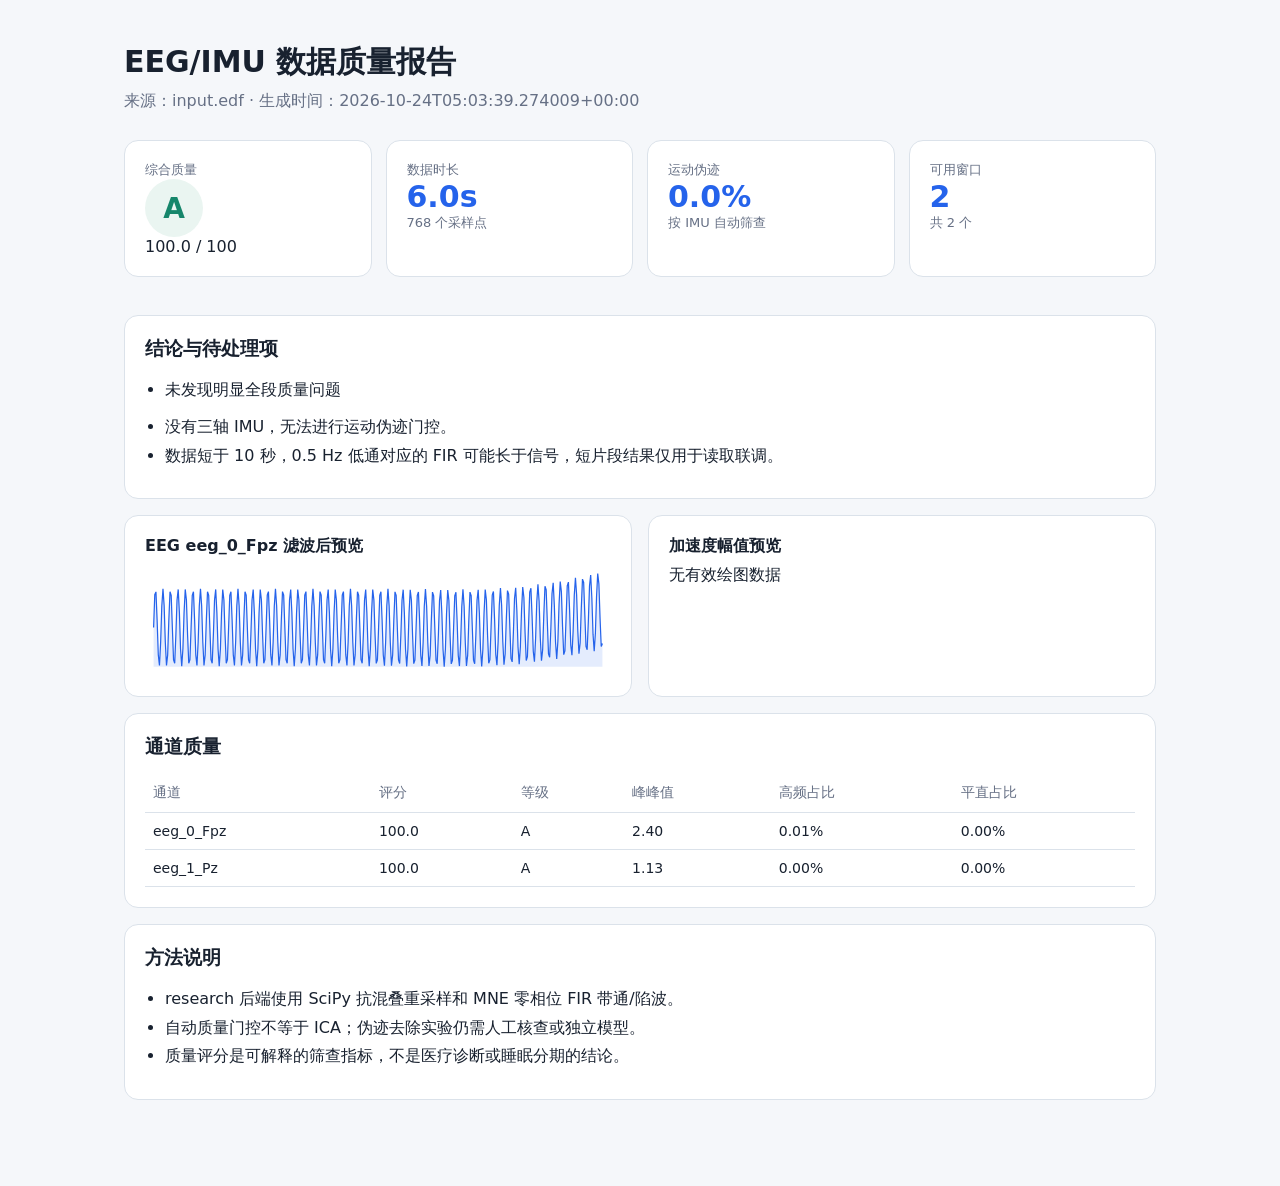
<file: reports/edf-smoke/result/report.html>
<!doctype html>
<html lang="zh-CN">
<head>
<meta charset="utf-8">
<meta name="viewport" content="width=device-width, initial-scale=1">
<title>EEG/IMU 数据质量报告</title>
<style>
:root{--ink:#18212f;--muted:#667085;--line:#dbe2ea;--paper:#f5f7fa;--blue:#2563eb;--green:#16866b}
*{box-sizing:border-box} body{margin:0;background:var(--paper);color:var(--ink);font-family:"Microsoft YaHei",system-ui,sans-serif}
main{max-width:1080px;margin:0 auto;padding:42px 24px 70px} h1{font-size:30px;margin:0 0 8px} h2{font-size:19px;margin:0 0 14px}
.sub{color:var(--muted);margin-bottom:28px} .grid{display:grid;grid-template-columns:repeat(4,1fr);gap:14px;margin-bottom:22px}
.card{background:#fff;border:1px solid var(--line);border-radius:14px;padding:20px;margin-bottom:16px}
.metric{font-size:30px;font-weight:700;color:var(--blue)} .label{color:var(--muted);font-size:13px}
.grade{display:inline-flex;align-items:center;justify-content:center;width:58px;height:58px;border-radius:50%;background:#eaf5f1;color:var(--green);font-size:28px;font-weight:700}
table{width:100%;border-collapse:collapse;font-size:14px} th,td{text-align:left;padding:10px 8px;border-bottom:1px solid var(--line)} th{color:var(--muted);font-weight:500}
svg{width:100%;height:auto;display:block} .chart-title{font-weight:600;margin-bottom:8px} .two{display:grid;grid-template-columns:1fr 1fr;gap:16px}
ul{margin:8px 0;padding-left:20px;line-height:1.8} .note{font-size:13px;color:var(--muted)}
@media(max-width:760px){.grid{grid-template-columns:1fr 1fr}.two{grid-template-columns:1fr}}
</style>
</head>
<body><main>
<h1>EEG/IMU 数据质量报告</h1>
<div class="sub">来源：input.edf · 生成时间：2026-10-24T05:03:39.274009+00:00</div>
<section class="grid">
  <div class="card"><div class="label">综合质量</div><div class="grade">A</div><div>100.0 / 100</div></div>
  <div class="card"><div class="label">数据时长</div><div class="metric">6.0s</div><div class="label">768 个采样点</div></div>
  <div class="card"><div class="label">运动伪迹</div><div class="metric">0.0%</div><div class="label">按 IMU 自动筛查</div></div>
  <div class="card"><div class="label">可用窗口</div><div class="metric">2</div><div class="label">共 2 个</div></div>
</section>
<section class="card"><h2>结论与待处理项</h2><ul><li>未发现明显全段质量问题</li></ul><ul><li>没有三轴 IMU，无法进行运动伪迹门控。</li><li>数据短于 10 秒，0.5 Hz 低通对应的 FIR 可能长于信号，短片段结果仅用于读取联调。</li></ul></section>
<div class="two">
  <section class="card"><div class="chart-title">EEG eeg_0_Fpz 滤波后预览</div><svg viewBox="0 0 760 180" role="img" aria-label="signal chart"><path d="M 14.00 101.90 L 15.91 48.42 L 17.82 43.81 L 19.73 89.94 L 21.64 146.45 L 23.56 163.79 L 25.47 126.20 L 27.38 66.84 L 29.29 38.62 L 31.20 66.71 L 33.11 126.13 L 35.02 163.98 L 36.93 146.57 L 38.85 89.49 L 40.76 43.49 L 42.67 49.37 L 44.58 101.90 L 46.49 154.42 L 48.40 160.30 L 50.31 114.30 L 52.22 57.22 L 54.14 39.82 L 56.05 77.66 L 57.96 137.08 L 59.87 165.18 L 61.78 137.08 L 63.69 77.66 L 65.60 39.82 L 67.51 57.22 L 69.43 114.24 L 71.34 160.30 L 73.25 154.42 L 75.16 101.90 L 77.07 49.37 L 78.98 43.49 L 80.89 89.56 L 82.80 146.57 L 84.72 163.98 L 86.63 126.13 L 88.54 66.71 L 90.45 38.62 L 92.36 66.71 L 94.27 126.13 L 96.18 163.98 L 98.09 146.57 L 100.01 89.56 L 101.92 43.49 L 103.83 49.37 L 105.74 101.90 L 107.65 154.42 L 109.56 160.30 L 111.47 114.24 L 113.38 57.22 L 115.30 39.82 L 117.21 77.66 L 119.12 137.08 L 121.03 165.11 L 122.94 137.02 L 124.85 77.66 L 126.76 39.88 L 128.67 57.22 L 130.58 114.24 L 132.50 160.30 L 134.41 154.42 L 136.32 101.90 L 138.23 49.37 L 140.14 43.49 L 142.05 89.56 L 143.96 146.57 L 145.87 163.91 L 147.79 126.13 L 149.70 66.71 L 151.61 38.68 L 153.52 66.78 L 155.43 126.13 L 157.34 163.91 L 159.25 146.57 L 161.16 89.56 L 163.08 43.49 L 164.99 49.31 L 166.90 101.90 L 168.81 154.48 L 170.72 160.37 L 172.63 114.24 L 174.54 57.16 L 176.45 39.88 L 178.37 77.72 L 180.28 137.02 L 182.19 165.11 L 184.10 137.02 L 186.01 77.72 L 187.92 39.88 L 189.83 57.16 L 191.74 114.24 L 193.66 160.37 L 195.57 154.48 L 197.48 101.90 L 199.39 49.31 L 201.30 43.43 L 203.21 89.56 L 205.12 146.64 L 207.03 163.91 L 208.95 126.07 L 210.86 66.78 L 212.77 38.68 L 214.68 66.78 L 216.59 126.07 L 218.50 163.91 L 220.41 146.64 L 222.32 89.56 L 224.23 43.43 L 226.15 49.31 L 228.06 101.90 L 229.97 154.48 L 231.88 160.37 L 233.79 114.24 L 235.70 57.16 L 237.61 39.88 L 239.52 77.72 L 241.44 137.02 L 243.35 165.11 L 245.26 137.02 L 247.17 77.72 L 249.08 39.88 L 250.99 57.16 L 252.90 114.24 L 254.81 160.37 L 256.73 154.48 L 258.64 101.90 L 260.55 49.31 L 262.46 43.43 L 264.37 89.56 L 266.28 146.64 L 268.19 163.91 L 270.10 126.07 L 272.02 66.78 L 273.93 38.68 L 275.84 66.78 L 277.75 126.07 L 279.66 163.91 L 281.57 146.64 L 283.48 89.56 L 285.39 43.43 L 287.31 49.31 L 289.22 101.90 L 291.13 154.48 L 293.04 160.37 L 294.95 114.24 L 296.86 57.16 L 298.77 39.88 L 300.68 77.72 L 302.60 137.02 L 304.51 165.11 L 306.42 137.02 L 308.33 77.72 L 310.24 39.88 L 312.15 57.16 L 314.06 114.24 L 315.97 160.37 L 317.89 154.48 L 319.80 101.90 L 321.71 49.31 L 323.62 43.43 L 325.53 89.56 L 327.44 146.64 L 329.35 163.91 L 331.26 126.07 L 333.17 66.78 L 335.09 38.68 L 337.00 66.78 L 338.91 126.07 L 340.82 163.91 L 342.73 146.64 L 344.64 89.56 L 346.55 43.49 L 348.46 49.37 L 350.38 101.90 L 352.29 154.48 L 354.20 160.37 L 356.11 114.24 L 358.02 57.22 L 359.93 39.95 L 361.84 77.79 L 363.75 137.14 L 365.67 165.18 L 367.58 137.14 L 369.49 77.79 L 371.40 39.95 L 373.31 57.28 L 375.22 114.36 L 377.13 160.49 L 379.04 154.61 L 380.96 102.02 L 382.87 49.50 L 384.78 43.62 L 386.69 89.75 L 388.60 146.83 L 390.51 164.10 L 392.42 126.32 L 394.33 66.97 L 396.25 38.93 L 398.16 66.97 L 400.07 126.32 L 401.98 164.23 L 403.89 146.89 L 405.80 89.87 L 407.71 43.74 L 409.62 49.63 L 411.54 102.21 L 413.45 154.80 L 415.36 160.68 L 417.27 114.62 L 419.18 57.54 L 421.09 40.26 L 423.00 78.10 L 424.91 137.46 L 426.83 165.56 L 428.74 137.52 L 430.65 78.17 L 432.56 40.32 L 434.47 57.66 L 436.38 114.74 L 438.29 160.87 L 440.20 154.99 L 442.11 102.47 L 444.03 49.94 L 445.94 44.06 L 447.85 90.19 L 449.76 147.27 L 451.67 164.61 L 453.58 126.77 L 455.49 67.41 L 457.40 39.38 L 459.32 67.47 L 461.23 126.83 L 463.14 164.67 L 465.05 147.40 L 466.96 90.32 L 468.87 44.25 L 470.78 50.13 L 472.69 102.72 L 474.61 155.31 L 476.52 161.19 L 478.43 115.06 L 480.34 58.04 L 482.25 40.77 L 484.16 78.61 L 486.07 137.97 L 487.98 166.00 L 489.90 137.97 L 491.81 78.61 L 493.72 40.77 L 495.63 58.11 L 497.54 115.19 L 499.45 161.32 L 501.36 155.43 L 503.27 102.85 L 505.19 50.26 L 507.10 44.37 L 509.01 90.51 L 510.92 147.52 L 512.83 164.86 L 514.74 127.02 L 516.65 67.66 L 518.56 39.57 L 520.48 67.60 L 522.39 126.96 L 524.30 164.80 L 526.21 147.46 L 528.12 90.38 L 530.03 44.18 L 531.94 50.07 L 533.85 102.59 L 535.77 155.18 L 537.68 161.00 L 539.59 114.81 L 541.50 57.73 L 543.41 40.39 L 545.32 78.17 L 547.23 137.46 L 549.14 165.49 L 551.05 137.40 L 552.97 77.98 L 554.88 40.07 L 556.79 57.28 L 558.70 114.30 L 560.61 160.37 L 562.52 154.36 L 564.43 101.71 L 566.34 49.06 L 568.26 43.11 L 570.17 89.11 L 572.08 146.07 L 573.99 163.28 L 575.90 125.37 L 577.81 65.89 L 579.72 37.73 L 581.63 65.70 L 583.55 124.93 L 585.46 162.65 L 587.37 145.18 L 589.28 87.98 L 591.19 41.72 L 593.10 47.48 L 595.01 99.94 L 596.92 152.33 L 598.84 158.03 L 600.75 111.77 L 602.66 54.56 L 604.57 37.03 L 606.48 74.69 L 608.39 133.92 L 610.30 161.76 L 612.21 133.54 L 614.13 73.93 L 616.04 35.96 L 617.95 53.04 L 619.86 109.87 L 621.77 155.75 L 623.68 149.67 L 625.59 96.90 L 627.50 44.12 L 629.42 37.98 L 631.33 83.86 L 633.24 140.62 L 635.15 157.71 L 637.06 119.62 L 638.97 60.00 L 640.88 31.66 L 642.79 59.50 L 644.70 118.60 L 646.62 156.13 L 648.53 138.47 L 650.44 81.14 L 652.35 34.76 L 654.26 40.32 L 656.17 92.59 L 658.08 144.80 L 659.99 150.43 L 661.91 103.99 L 663.82 46.59 L 665.73 28.93 L 667.64 66.46 L 669.55 125.50 L 671.46 153.22 L 673.37 124.74 L 675.28 65.00 L 677.20 26.85 L 679.11 43.87 L 681.02 100.50 L 682.93 146.26 L 684.84 139.99 L 686.75 87.09 L 688.66 34.12 L 690.57 27.86 L 692.49 73.55 L 694.40 130.25 L 696.31 147.21 L 698.22 108.98 L 700.13 49.12 L 702.04 20.71 L 703.95 48.42 L 705.86 107.34 L 707.78 144.74 L 709.69 126.96 L 711.60 69.56 L 713.51 23.05 L 715.42 28.49 L 717.33 80.57 L 719.24 132.71 L 721.15 138.22 L 723.07 91.71 L 724.98 34.19 L 726.89 16.40 L 728.80 53.80 L 730.71 112.78 L 732.62 140.43 L 734.53 111.83 L 736.44 52.03 L 738.36 14.00 L 740.27 30.71 L 742.18 86.84 L 744.09 132.84 L 746.00 128.09 L 746.00 166 L 14.00 166 Z" fill="rgba(37,99,235,0.12)"/><path d="M 14.00 101.90 L 15.91 48.42 L 17.82 43.81 L 19.73 89.94 L 21.64 146.45 L 23.56 163.79 L 25.47 126.20 L 27.38 66.84 L 29.29 38.62 L 31.20 66.71 L 33.11 126.13 L 35.02 163.98 L 36.93 146.57 L 38.85 89.49 L 40.76 43.49 L 42.67 49.37 L 44.58 101.90 L 46.49 154.42 L 48.40 160.30 L 50.31 114.30 L 52.22 57.22 L 54.14 39.82 L 56.05 77.66 L 57.96 137.08 L 59.87 165.18 L 61.78 137.08 L 63.69 77.66 L 65.60 39.82 L 67.51 57.22 L 69.43 114.24 L 71.34 160.30 L 73.25 154.42 L 75.16 101.90 L 77.07 49.37 L 78.98 43.49 L 80.89 89.56 L 82.80 146.57 L 84.72 163.98 L 86.63 126.13 L 88.54 66.71 L 90.45 38.62 L 92.36 66.71 L 94.27 126.13 L 96.18 163.98 L 98.09 146.57 L 100.01 89.56 L 101.92 43.49 L 103.83 49.37 L 105.74 101.90 L 107.65 154.42 L 109.56 160.30 L 111.47 114.24 L 113.38 57.22 L 115.30 39.82 L 117.21 77.66 L 119.12 137.08 L 121.03 165.11 L 122.94 137.02 L 124.85 77.66 L 126.76 39.88 L 128.67 57.22 L 130.58 114.24 L 132.50 160.30 L 134.41 154.42 L 136.32 101.90 L 138.23 49.37 L 140.14 43.49 L 142.05 89.56 L 143.96 146.57 L 145.87 163.91 L 147.79 126.13 L 149.70 66.71 L 151.61 38.68 L 153.52 66.78 L 155.43 126.13 L 157.34 163.91 L 159.25 146.57 L 161.16 89.56 L 163.08 43.49 L 164.99 49.31 L 166.90 101.90 L 168.81 154.48 L 170.72 160.37 L 172.63 114.24 L 174.54 57.16 L 176.45 39.88 L 178.37 77.72 L 180.28 137.02 L 182.19 165.11 L 184.10 137.02 L 186.01 77.72 L 187.92 39.88 L 189.83 57.16 L 191.74 114.24 L 193.66 160.37 L 195.57 154.48 L 197.48 101.90 L 199.39 49.31 L 201.30 43.43 L 203.21 89.56 L 205.12 146.64 L 207.03 163.91 L 208.95 126.07 L 210.86 66.78 L 212.77 38.68 L 214.68 66.78 L 216.59 126.07 L 218.50 163.91 L 220.41 146.64 L 222.32 89.56 L 224.23 43.43 L 226.15 49.31 L 228.06 101.90 L 229.97 154.48 L 231.88 160.37 L 233.79 114.24 L 235.70 57.16 L 237.61 39.88 L 239.52 77.72 L 241.44 137.02 L 243.35 165.11 L 245.26 137.02 L 247.17 77.72 L 249.08 39.88 L 250.99 57.16 L 252.90 114.24 L 254.81 160.37 L 256.73 154.48 L 258.64 101.90 L 260.55 49.31 L 262.46 43.43 L 264.37 89.56 L 266.28 146.64 L 268.19 163.91 L 270.10 126.07 L 272.02 66.78 L 273.93 38.68 L 275.84 66.78 L 277.75 126.07 L 279.66 163.91 L 281.57 146.64 L 283.48 89.56 L 285.39 43.43 L 287.31 49.31 L 289.22 101.90 L 291.13 154.48 L 293.04 160.37 L 294.95 114.24 L 296.86 57.16 L 298.77 39.88 L 300.68 77.72 L 302.60 137.02 L 304.51 165.11 L 306.42 137.02 L 308.33 77.72 L 310.24 39.88 L 312.15 57.16 L 314.06 114.24 L 315.97 160.37 L 317.89 154.48 L 319.80 101.90 L 321.71 49.31 L 323.62 43.43 L 325.53 89.56 L 327.44 146.64 L 329.35 163.91 L 331.26 126.07 L 333.17 66.78 L 335.09 38.68 L 337.00 66.78 L 338.91 126.07 L 340.82 163.91 L 342.73 146.64 L 344.64 89.56 L 346.55 43.49 L 348.46 49.37 L 350.38 101.90 L 352.29 154.48 L 354.20 160.37 L 356.11 114.24 L 358.02 57.22 L 359.93 39.95 L 361.84 77.79 L 363.75 137.14 L 365.67 165.18 L 367.58 137.14 L 369.49 77.79 L 371.40 39.95 L 373.31 57.28 L 375.22 114.36 L 377.13 160.49 L 379.04 154.61 L 380.96 102.02 L 382.87 49.50 L 384.78 43.62 L 386.69 89.75 L 388.60 146.83 L 390.51 164.10 L 392.42 126.32 L 394.33 66.97 L 396.25 38.93 L 398.16 66.97 L 400.07 126.32 L 401.98 164.23 L 403.89 146.89 L 405.80 89.87 L 407.71 43.74 L 409.62 49.63 L 411.54 102.21 L 413.45 154.80 L 415.36 160.68 L 417.27 114.62 L 419.18 57.54 L 421.09 40.26 L 423.00 78.10 L 424.91 137.46 L 426.83 165.56 L 428.74 137.52 L 430.65 78.17 L 432.56 40.32 L 434.47 57.66 L 436.38 114.74 L 438.29 160.87 L 440.20 154.99 L 442.11 102.47 L 444.03 49.94 L 445.94 44.06 L 447.85 90.19 L 449.76 147.27 L 451.67 164.61 L 453.58 126.77 L 455.49 67.41 L 457.40 39.38 L 459.32 67.47 L 461.23 126.83 L 463.14 164.67 L 465.05 147.40 L 466.96 90.32 L 468.87 44.25 L 470.78 50.13 L 472.69 102.72 L 474.61 155.31 L 476.52 161.19 L 478.43 115.06 L 480.34 58.04 L 482.25 40.77 L 484.16 78.61 L 486.07 137.97 L 487.98 166.00 L 489.90 137.97 L 491.81 78.61 L 493.72 40.77 L 495.63 58.11 L 497.54 115.19 L 499.45 161.32 L 501.36 155.43 L 503.27 102.85 L 505.19 50.26 L 507.10 44.37 L 509.01 90.51 L 510.92 147.52 L 512.83 164.86 L 514.74 127.02 L 516.65 67.66 L 518.56 39.57 L 520.48 67.60 L 522.39 126.96 L 524.30 164.80 L 526.21 147.46 L 528.12 90.38 L 530.03 44.18 L 531.94 50.07 L 533.85 102.59 L 535.77 155.18 L 537.68 161.00 L 539.59 114.81 L 541.50 57.73 L 543.41 40.39 L 545.32 78.17 L 547.23 137.46 L 549.14 165.49 L 551.05 137.40 L 552.97 77.98 L 554.88 40.07 L 556.79 57.28 L 558.70 114.30 L 560.61 160.37 L 562.52 154.36 L 564.43 101.71 L 566.34 49.06 L 568.26 43.11 L 570.17 89.11 L 572.08 146.07 L 573.99 163.28 L 575.90 125.37 L 577.81 65.89 L 579.72 37.73 L 581.63 65.70 L 583.55 124.93 L 585.46 162.65 L 587.37 145.18 L 589.28 87.98 L 591.19 41.72 L 593.10 47.48 L 595.01 99.94 L 596.92 152.33 L 598.84 158.03 L 600.75 111.77 L 602.66 54.56 L 604.57 37.03 L 606.48 74.69 L 608.39 133.92 L 610.30 161.76 L 612.21 133.54 L 614.13 73.93 L 616.04 35.96 L 617.95 53.04 L 619.86 109.87 L 621.77 155.75 L 623.68 149.67 L 625.59 96.90 L 627.50 44.12 L 629.42 37.98 L 631.33 83.86 L 633.24 140.62 L 635.15 157.71 L 637.06 119.62 L 638.97 60.00 L 640.88 31.66 L 642.79 59.50 L 644.70 118.60 L 646.62 156.13 L 648.53 138.47 L 650.44 81.14 L 652.35 34.76 L 654.26 40.32 L 656.17 92.59 L 658.08 144.80 L 659.99 150.43 L 661.91 103.99 L 663.82 46.59 L 665.73 28.93 L 667.64 66.46 L 669.55 125.50 L 671.46 153.22 L 673.37 124.74 L 675.28 65.00 L 677.20 26.85 L 679.11 43.87 L 681.02 100.50 L 682.93 146.26 L 684.84 139.99 L 686.75 87.09 L 688.66 34.12 L 690.57 27.86 L 692.49 73.55 L 694.40 130.25 L 696.31 147.21 L 698.22 108.98 L 700.13 49.12 L 702.04 20.71 L 703.95 48.42 L 705.86 107.34 L 707.78 144.74 L 709.69 126.96 L 711.60 69.56 L 713.51 23.05 L 715.42 28.49 L 717.33 80.57 L 719.24 132.71 L 721.15 138.22 L 723.07 91.71 L 724.98 34.19 L 726.89 16.40 L 728.80 53.80 L 730.71 112.78 L 732.62 140.43 L 734.53 111.83 L 736.44 52.03 L 738.36 14.00 L 740.27 30.71 L 742.18 86.84 L 744.09 132.84 L 746.00 128.09" fill="none" stroke="#2563eb" stroke-width="2"/></svg></section>
  <section class="card"><div class="chart-title">加速度幅值预览</div><div class="empty-chart">无有效绘图数据</div></section>
</div>
<section class="card"><h2>通道质量</h2><table><thead><tr><th>通道</th><th>评分</th><th>等级</th><th>峰峰值</th><th>高频占比</th><th>平直占比</th></tr></thead><tbody><tr><td>eeg_0_Fpz</td><td>100.0</td><td>A</td><td>2.40</td><td>0.01%</td><td>0.00%</td></tr><tr><td>eeg_1_Pz</td><td>100.0</td><td>A</td><td>1.13</td><td>0.00%</td><td>0.00%</td></tr></tbody></table></section>
<section class="card"><h2>方法说明</h2><ul><li>research 后端使用 SciPy 抗混叠重采样和 MNE 零相位 FIR 带通/陷波。</li><li>自动质量门控不等于 ICA；伪迹去除实验仍需人工核查或独立模型。</li><li>质量评分是可解释的筛查指标，不是医疗诊断或睡眠分期的结论。</li></ul></section>
</main></body></html>
</file>
